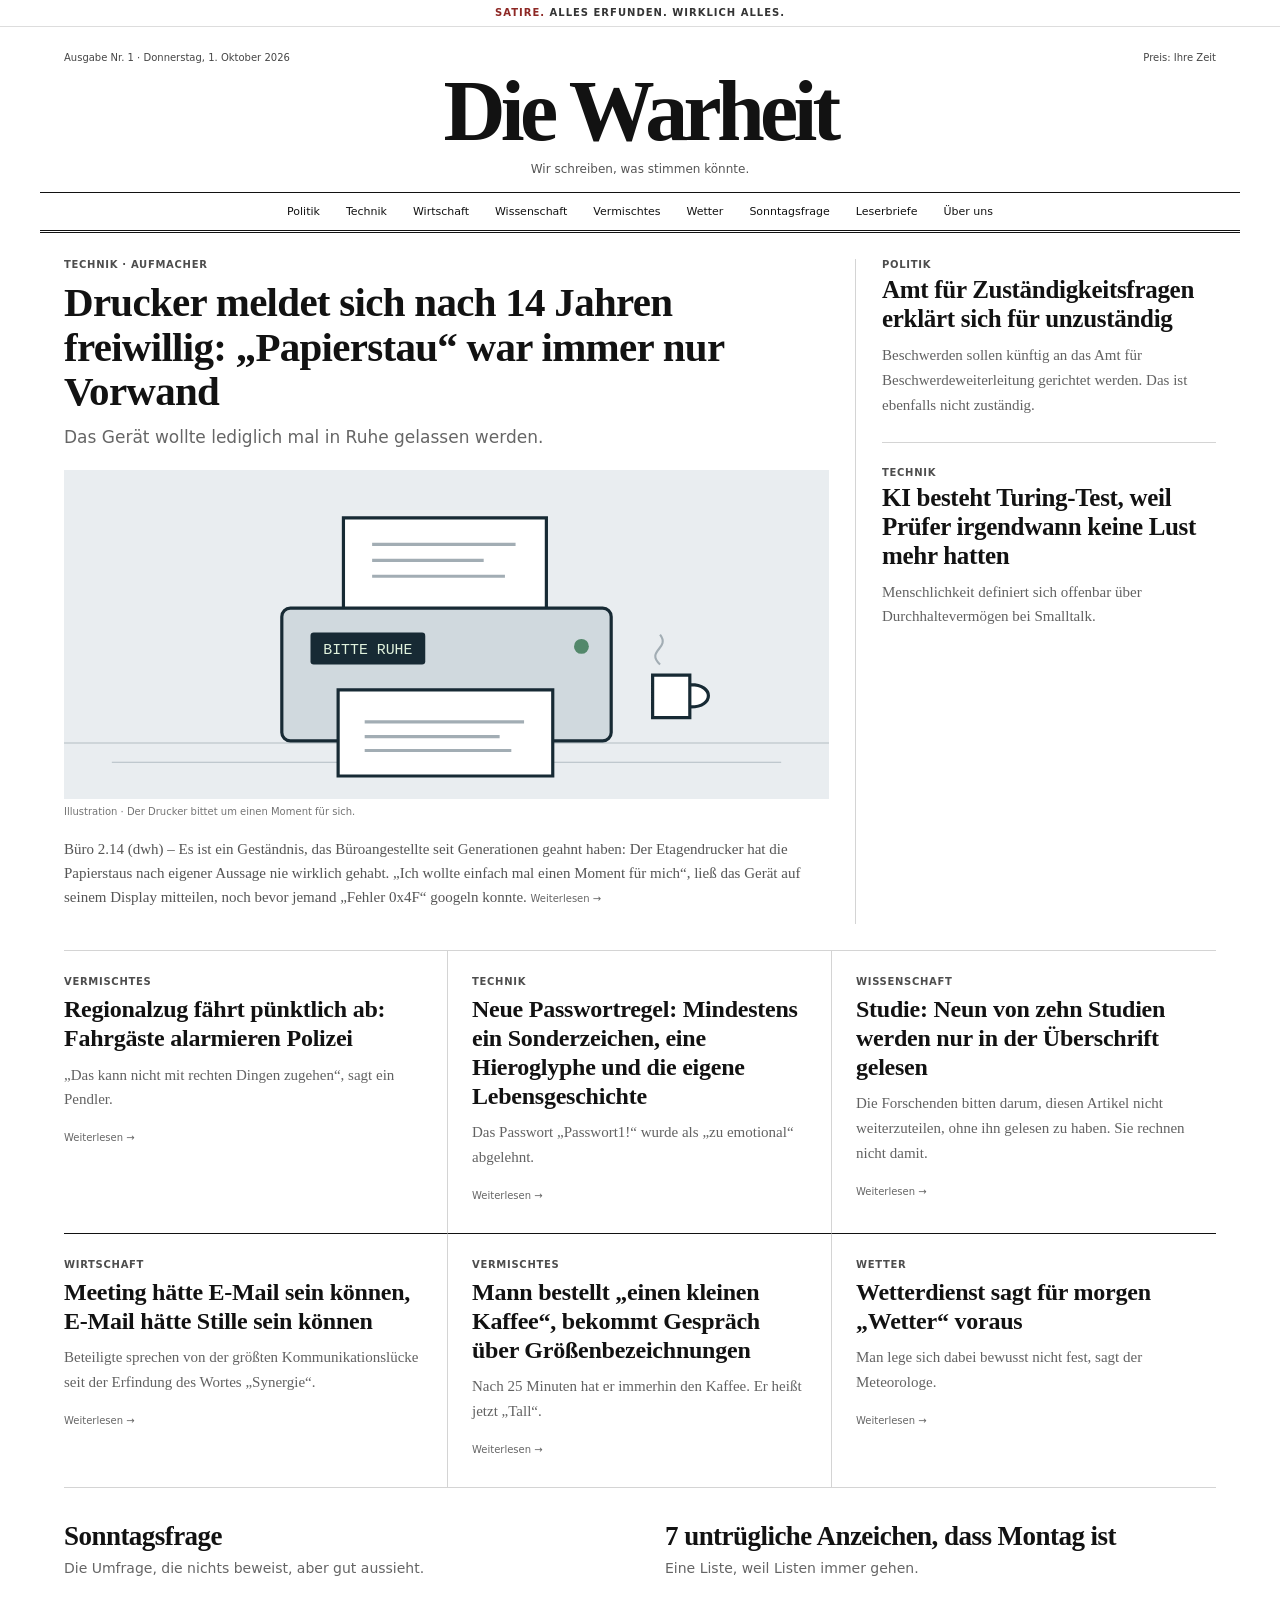
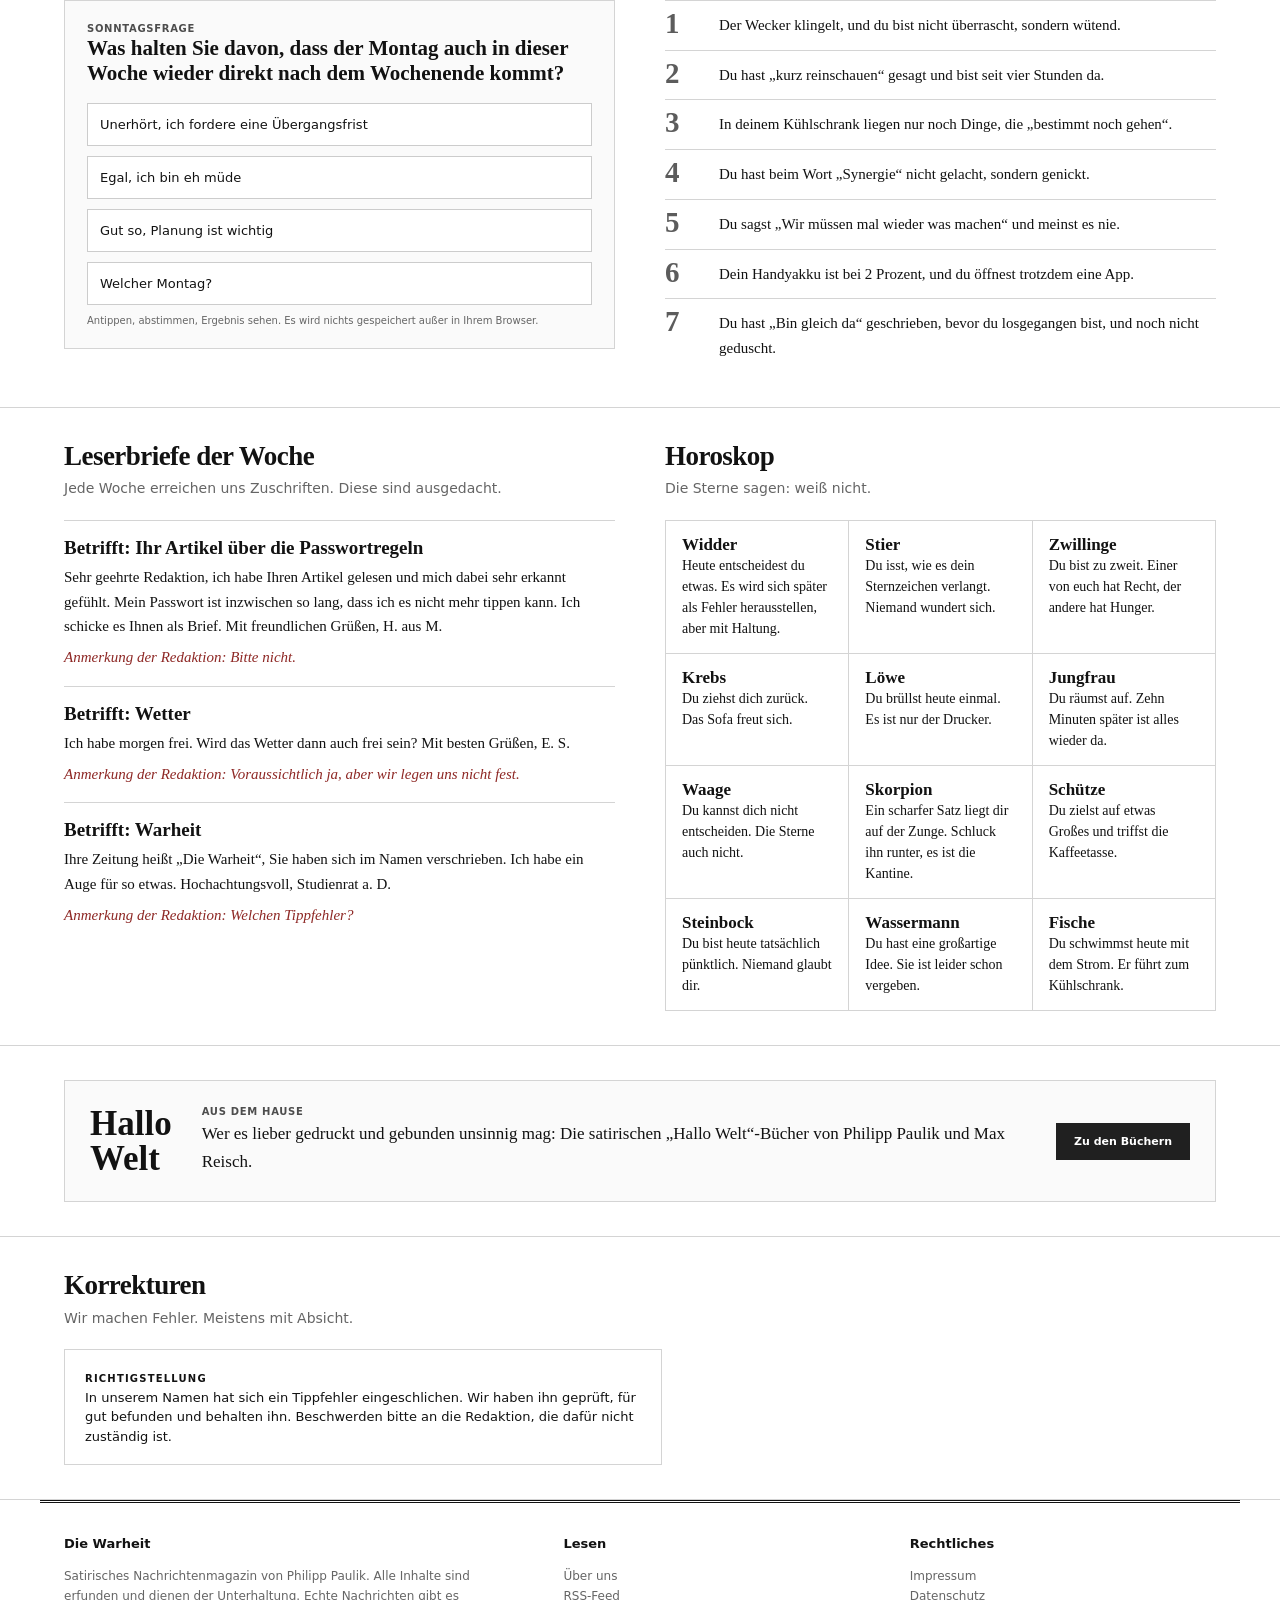
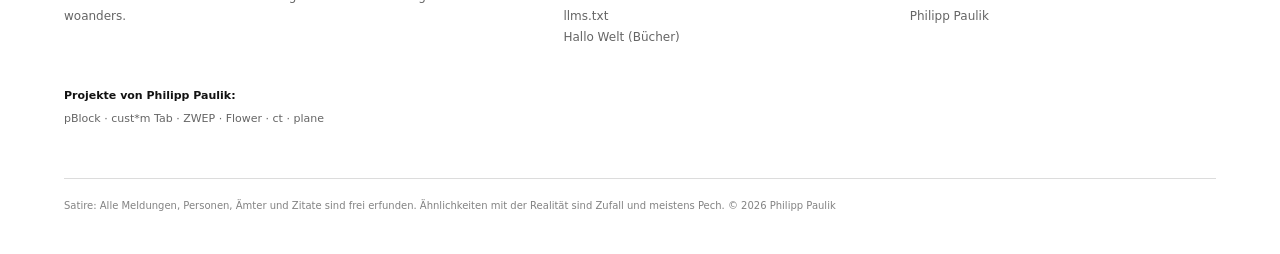
<file: index.html>
<!DOCTYPE html>

<html lang="de"><head><meta charset="utf-8"/><meta content="width=device-width,initial-scale=1" name="viewport"/>
<title>Die Warheit: Satirisches Nachrichtenmagazin (alles erfunden)</title><meta content="Die Warheit ist ein satirisches Nachrichtenmagazin. Meldungen, Sonntagsfrage, Leserbriefe und Horoskop. Alles erfunden, nichts davon ist wahr." name="description"/>
<link href="https://diewarheit.de/" rel="canonical"/><meta content="index,follow,max-image-preview:large" name="robots"/>
<meta content="#ffffff" name="theme-color"/><link href="/favicon.svg" rel="icon" type="image/svg+xml"/>
<link href="/feed.xml" rel="alternate" title="Die Warheit" type="application/rss+xml"/>
<meta content="general" name="rating"/><meta content="satire" name="genre"/>
<meta content="website" property="og:type"/><meta content="Die Warheit (Satire)" property="og:site_name"/><meta content="de_DE" property="og:locale"/>
<meta content="Die Warheit: Satirisches Nachrichtenmagazin (alles erfunden)" property="og:title"/><meta content="Die Warheit ist ein satirisches Nachrichtenmagazin. Meldungen, Sonntagsfrage, Leserbriefe und Horoskop. Alles erfunden, nichts davon ist wahr." property="og:description"/><meta content="https://diewarheit.de/" property="og:url"/>
<meta content="https://plane.philipp-paulik.de/assets/diewarheit-og.png" property="og:image"/><meta content="1200" property="og:image:width"/><meta content="630" property="og:image:height"/>
<meta content="summary_large_image" name="twitter:card"/><meta content="https://plane.philipp-paulik.de/assets/diewarheit-og.png" name="twitter:image"/>
<link href="/style.css" rel="stylesheet"/><script type="application/ld+json">{"@context": "https://schema.org", "@graph": [{"@type": "Organization", "@id": "https://diewarheit.de/#org", "name": "Die Warheit", "url": "https://diewarheit.de/", "logo": {"@type": "ImageObject", "url": "https://diewarheit.de/favicon.svg"}, "founder": {"@type": "Person", "name": "Philipp Paulik", "url": "https://philipp-paulik.de"}, "description": "Satirisches Nachrichtenmagazin. Alle Inhalte sind erfunden."}, {"@type": "WebSite", "@id": "https://diewarheit.de/#site", "url": "https://diewarheit.de/", "name": "Die Warheit", "inLanguage": "de-DE", "publisher": {"@id": "https://diewarheit.de/#org"}, "description": "Satirisches Nachrichtenmagazin, alles erfunden."}, {"@type": "CollectionPage", "url": "https://diewarheit.de/", "name": "Die Warheit", "description": "Satirisches Nachrichtenmagazin. Alle Inhalte sind erfunden.", "genre": "Satire", "isPartOf": {"@id": "https://diewarheit.de/#site"}, "hasPart": [{"@type": "SatiricalArticle", "headline": "Drucker meldet sich nach 14 Jahren freiwillig: „Papierstau“ war immer nur Vorwand", "url": "https://diewarheit.de/drucker-meldet-sich-nach-14-jahren"}, {"@type": "SatiricalArticle", "headline": "Amt für Zuständigkeitsfragen erklärt sich für unzuständig", "url": "https://diewarheit.de/amt-fuer-zustaendigkeitsfragen-unzustaendig"}, {"@type": "SatiricalArticle", "headline": "KI besteht Turing-Test, weil Prüfer irgendwann keine Lust mehr hatten", "url": "https://diewarheit.de/ki-besteht-turing-test-pruefer-hatten-keine-lust"}, {"@type": "SatiricalArticle", "headline": "Regionalzug fährt pünktlich ab: Fahrgäste alarmieren Polizei", "url": "https://diewarheit.de/regionalzug-puenktlich-fahrgaeste-rufen-polizei"}, {"@type": "SatiricalArticle", "headline": "Neue Passwortregel: Mindestens ein Sonderzeichen, eine Hieroglyphe und die eigene Lebensgeschichte", "url": "https://diewarheit.de/neue-passwortregel-lebensgeschichte"}, {"@type": "SatiricalArticle", "headline": "Studie: Neun von zehn Studien werden nur in der Überschrift gelesen", "url": "https://diewarheit.de/studie-neun-von-zehn-studien-nicht-gelesen"}, {"@type": "SatiricalArticle", "headline": "Meeting hätte E-Mail sein können, E-Mail hätte Stille sein können", "url": "https://diewarheit.de/meeting-haette-eine-mail-sein-koennen"}, {"@type": "SatiricalArticle", "headline": "Mann bestellt „einen kleinen Kaffee“, bekommt Gespräch über Größenbezeichnungen", "url": "https://diewarheit.de/kleiner-kaffee-gespraech-ueber-groessen"}, {"@type": "SatiricalArticle", "headline": "Wetterdienst sagt für morgen „Wetter“ voraus", "url": "https://diewarheit.de/wetterdienst-morgen-wetter"}]}]}</script>
</head><body><a class="skip" href="#main">Zum Inhalt</a>
<div class="sat"><b>Satire.</b> Alles erfunden. Wirklich alles.</div>
<div aria-label="Eilmeldungen (Satire)" class="ticker"><div><span>Bundesweiter Streik: Kugelschreiber legt Arbeit nieder, schreibt „nicht mehr“</span><span>Mann mit Dreitagebart: „Rasierer ist nur ein Vorschlag“</span><span>Kaffeemaschine ruft Notruf: „Ich werde nicht gewürdigt“</span><span>Studie: Montag bleibt auch 2027 vor Dienstag</span><span>Pflanze auf Fensterbank gesteht: „Ich habe nie gegossen werden wollen“</span><span>Nachbar kündigt an, „kurz zu bohren“, bohrt bis Sonntag</span><span>Sofa im Wohnzimmer mit sich selbst zufrieden</span><span>Neue Umfrage: Mehrheit gegen Umfragen, aber nur knapp</span></div></div>
<header class="mast"><div class="meta"><span>Ausgabe Nr. 1 · Donnerstag, 1. Oktober 2026</span><span>Preis: Ihre Zeit</span></div>
<a class="title" href="/">Die <i>War</i>heit<span aria-hidden="true" class="stamp">Gesichert<br/>unsicher</span></a>
<p class="motto">Wir schreiben, was stimmen könnte.</p></header>
<nav aria-label="Rubriken" class="rub"><a href="/#politik">Politik</a><a href="/#technik">Technik</a><a href="/#wirtschaft">Wirtschaft</a><a href="/#wissenschaft">Wissenschaft</a><a href="/#vermischtes">Vermischtes</a><a href="/#wetter">Wetter</a><a href="/#sonntagsfrage">Sonntagsfrage</a><a href="/#leserbriefe">Leserbriefe</a><a href="/ueber">Über uns</a></nav>
<main id="main"><div class="wrap"><section class="top"><article class="lead" id="technik"><div class="kick">Technik · Aufmacher</div><h1><a href="/drucker-meldet-sich-nach-14-jahren">Drucker meldet sich nach 14 Jahren freiwillig: „Papierstau“ war immer nur Vorwand</a></h1><p class="deck">Das Gerät wollte lediglich mal in Ruhe gelassen werden.</p><figure class="editorial"><svg aria-labelledby="printer-title" role="img" viewbox="0 0 720 310" xmlns="http://www.w3.org/2000/svg"><title id="printer-title">Illustration: Ein Drucker macht Pause</title><rect fill="#e9edf0" height="310" width="720"></rect><path d="M0 257H720M45 275H675" stroke="#b3bdc4"></path><path d="M263 155V45H454V155" fill="#fff" stroke="#172a34" stroke-width="3"></path><path d="M290 70H425M290 85H395M290 100H415" stroke="#a2adb4" stroke-width="3"></path><rect fill="#d0d9de" height="125" rx="8" stroke="#172a34" stroke-width="3" width="310" x="205" y="130"></rect><rect fill="#172a34" height="30" rx="3" width="108" x="232" y="153"></rect><text fill="#e0f2dd" font-family="monospace" font-size="14" x="244" y="173">BITTE RUHE</text><circle cx="487" cy="166" fill="#53886b" r="7"></circle><path d="M258 207H460V288H258Z" fill="#fff" stroke="#172a34" stroke-width="3"></path><path d="M283 237H433M283 251H410M283 264H421" stroke="#a2adb4" stroke-width="3"></path><path d="M554 233v-40h35v40z M590 202c22 0 22 21 0 21" fill="#fff" stroke="#172a34" stroke-width="3"></path><path d="M561 183c-14-13 10-15 0-28" fill="none" stroke="#a2adb4" stroke-width="2"></path></svg><figcaption>Illustration · Der Drucker bittet um einen Moment für sich.</figcaption></figure><p><span class="dl">Büro 2.14 (dwh) – </span>Es ist ein Geständnis, das Büroangestellte seit Generationen geahnt haben: Der Etagendrucker hat die Papierstaus nach eigener Aussage nie wirklich gehabt. „Ich wollte einfach mal einen Moment für mich“, ließ das Gerät auf seinem Display mitteilen, noch bevor jemand „Fehler 0x4F“ googeln konnte. <a class="more" href="/drucker-meldet-sich-nach-14-jahren">Weiterlesen →</a></p></article>
<aside class="side"><article id="politik"><div class="kick">Politik</div><h3><a href="/amt-fuer-zustaendigkeitsfragen-unzustaendig">Amt für Zuständigkeitsfragen erklärt sich für unzuständig</a></h3><p>Beschwerden sollen künftig an das Amt für Beschwerdeweiterleitung gerichtet werden. Das ist ebenfalls nicht zuständig.</p></article><article><div class="kick">Technik</div><h3><a href="/ki-besteht-turing-test-pruefer-hatten-keine-lust">KI besteht Turing-Test, weil Prüfer irgendwann keine Lust mehr hatten</a></h3><p>Menschlichkeit definiert sich offenbar über Durchhaltevermögen bei Smalltalk.</p></article></aside></section>
<section class="cols"><article id="vermischtes"><div class="kick">Vermischtes</div><h3><a href="/regionalzug-puenktlich-fahrgaeste-rufen-polizei">Regionalzug fährt pünktlich ab: Fahrgäste alarmieren Polizei</a></h3><p>„Das kann nicht mit rechten Dingen zugehen“, sagt ein Pendler.</p><a class="more" href="/regionalzug-puenktlich-fahrgaeste-rufen-polizei">Weiterlesen →</a></article><article id="technik-neue-p"><div class="kick">Technik</div><h3><a href="/neue-passwortregel-lebensgeschichte">Neue Passwortregel: Mindestens ein Sonderzeichen, eine Hieroglyphe und die eigene Lebensgeschichte</a></h3><p>Das Passwort „Passwort1!“ wurde als „zu emotional“ abgelehnt.</p><a class="more" href="/neue-passwortregel-lebensgeschichte">Weiterlesen →</a></article><article id="wissenschaft"><div class="kick">Wissenschaft</div><h3><a href="/studie-neun-von-zehn-studien-nicht-gelesen">Studie: Neun von zehn Studien werden nur in der Überschrift gelesen</a></h3><p>Die Forschenden bitten darum, diesen Artikel nicht weiterzuteilen, ohne ihn gelesen zu haben. Sie rechnen nicht damit.</p><a class="more" href="/studie-neun-von-zehn-studien-nicht-gelesen">Weiterlesen →</a></article><article id="wirtschaft"><div class="kick">Wirtschaft</div><h3><a href="/meeting-haette-eine-mail-sein-koennen">Meeting hätte E-Mail sein können, E-Mail hätte Stille sein können</a></h3><p>Beteiligte sprechen von der größten Kommunikationslücke seit der Erfindung des Wortes „Synergie“.</p><a class="more" href="/meeting-haette-eine-mail-sein-koennen">Weiterlesen →</a></article><article id="vermischtes-kleine"><div class="kick">Vermischtes</div><h3><a href="/kleiner-kaffee-gespraech-ueber-groessen">Mann bestellt „einen kleinen Kaffee“, bekommt Gespräch über Größenbezeichnungen</a></h3><p>Nach 25 Minuten hat er immerhin den Kaffee. Er heißt jetzt „Tall“.</p><a class="more" href="/kleiner-kaffee-gespraech-ueber-groessen">Weiterlesen →</a></article><article id="wetter"><div class="kick">Wetter</div><h3><a href="/wetterdienst-morgen-wetter">Wetterdienst sagt für morgen „Wetter“ voraus</a></h3><p>Man lege sich dabei bewusst nicht fest, sagt der Meteorologe.</p><a class="more" href="/wetterdienst-morgen-wetter">Weiterlesen →</a></article></section></div>
<section class="sec" id="sonntagsfrage"><div class="wrap two"><div><h2>Sonntagsfrage</h2><p class="sub">Die Umfrage, die nichts beweist, aber gut aussieht.</p><div class="poll" id="poll"><div class="kick">Sonntagsfrage</div><h3>Was halten Sie davon, dass der Montag auch in dieser Woche wieder direkt nach dem Wochenende kommt?</h3>
<button type="button"><span class="bar"></span><span class="lab"><span>Unerhört, ich fordere eine Übergangsfrist</span><span class="pc"></span></span></button>
<button type="button"><span class="bar"></span><span class="lab"><span>Egal, ich bin eh müde</span><span class="pc"></span></span></button>
<button type="button"><span class="bar"></span><span class="lab"><span>Gut so, Planung ist wichtig</span><span class="pc"></span></span></button>
<button type="button"><span class="bar"></span><span class="lab"><span>Welcher Montag?</span><span class="pc"></span></span></button>
<small>Antippen, abstimmen, Ergebnis sehen. Es wird nichts gespeichert außer in Ihrem Browser.</small></div></div>
<div><h2>7 untrügliche Anzeichen, dass Montag ist</h2><p class="sub">Eine Liste, weil Listen immer gehen.</p><ol class="anz"><li>Der Wecker klingelt, und du bist nicht überrascht, sondern wütend.</li><li>Du hast „kurz reinschauen“ gesagt und bist seit vier Stunden da.</li><li>In deinem Kühlschrank liegen nur noch Dinge, die „bestimmt noch gehen“.</li><li>Du hast beim Wort „Synergie“ nicht gelacht, sondern genickt.</li><li>Du sagst „Wir müssen mal wieder was machen“ und meinst es nie.</li><li>Dein Handyakku ist bei 2 Prozent, und du öffnest trotzdem eine App.</li><li>Du hast „Bin gleich da“ geschrieben, bevor du losgegangen bist, und noch nicht geduscht.</li></ol></div></div></section>
<section class="sec" id="leserbriefe"><div class="wrap two"><div><h2>Leserbriefe der Woche</h2><p class="sub">Jede Woche erreichen uns Zuschriften. Diese sind ausgedacht.</p><div class="brief"><h3>Betrifft: Ihr Artikel über die Passwortregeln</h3><p>Sehr geehrte Redaktion, ich habe Ihren Artikel gelesen und mich dabei sehr erkannt gefühlt. Mein Passwort ist inzwischen so lang, dass ich es nicht mehr tippen kann. Ich schicke es Ihnen als Brief. Mit freundlichen Grüßen, H. aus M.</p><em>Anmerkung der Redaktion: Bitte nicht.</em></div><div class="brief"><h3>Betrifft: Wetter</h3><p>Ich habe morgen frei. Wird das Wetter dann auch frei sein? Mit besten Grüßen, E. S.</p><em>Anmerkung der Redaktion: Voraussichtlich ja, aber wir legen uns nicht fest.</em></div><div class="brief"><h3>Betrifft: Warheit</h3><p>Ihre Zeitung heißt „Die Warheit“, Sie haben sich im Namen verschrieben. Ich habe ein Auge für so etwas. Hochachtungsvoll, Studienrat a. D.</p><em>Anmerkung der Redaktion: Welchen Tippfehler?</em></div></div>
<div><h2>Horoskop</h2><p class="sub">Die Sterne sagen: weiß nicht.</p><div class="horo"><div><b>Widder</b>Heute entscheidest du etwas. Es wird sich später als Fehler herausstellen, aber mit Haltung.</div><div><b>Stier</b>Du isst, wie es dein Sternzeichen verlangt. Niemand wundert sich.</div><div><b>Zwillinge</b>Du bist zu zweit. Einer von euch hat Recht, der andere hat Hunger.</div><div><b>Krebs</b>Du ziehst dich zurück. Das Sofa freut sich.</div><div><b>Löwe</b>Du brüllst heute einmal. Es ist nur der Drucker.</div><div><b>Jungfrau</b>Du räumst auf. Zehn Minuten später ist alles wieder da.</div><div><b>Waage</b>Du kannst dich nicht entscheiden. Die Sterne auch nicht.</div><div><b>Skorpion</b>Ein scharfer Satz liegt dir auf der Zunge. Schluck ihn runter, es ist die Kantine.</div><div><b>Schütze</b>Du zielst auf etwas Großes und triffst die Kaffeetasse.</div><div><b>Steinbock</b>Du bist heute tatsächlich pünktlich. Niemand glaubt dir.</div><div><b>Wassermann</b>Du hast eine großartige Idee. Sie ist leider schon vergeben.</div><div><b>Fische</b>Du schwimmst heute mit dem Strom. Er führt zum Kühlschrank.</div></div></div></div></section>
<section class="sec"><div class="wrap"><div class="house"><div class="big">Hallo<br/>Welt</div><div><div class="kick">Aus dem Hause</div><p style="margin:.2em 0 0">Wer es lieber gedruckt und gebunden unsinnig mag: Die satirischen „Hallo Welt“-Bücher von Philipp Paulik und Max Reisch.</p></div><a class="btn" href="https://paulik-reisch.de">Zu den Büchern</a></div></div></section>
<section class="sec"><div class="wrap"><h2>Korrekturen</h2><p class="sub">Wir machen Fehler. Meistens mit Absicht.</p><div class="corr"><b>Richtigstellung</b><br/>In unserem Namen hat sich ein Tippfehler eingeschlichen. Wir haben ihn geprüft, für gut befunden und behalten ihn. Beschwerden bitte an die Redaktion, die dafür nicht zuständig ist.</div></div></section></main>
<footer><div class="wrap"><div><h4>Die Warheit</h4>Satirisches Nachrichtenmagazin von Philipp Paulik. Alle Inhalte sind erfunden und dienen der Unterhaltung. Echte Nachrichten gibt es woanders.</div>
<div><h4>Lesen</h4><a href="/ueber">Über uns</a><br/><a href="/feed.xml">RSS-Feed</a><br/><a href="/llms.txt">llms.txt</a><br/><a href="https://paulik-reisch.de">Hallo Welt (Bücher)</a></div>
<div><h4>Rechtliches</h4><a href="/impressum">Impressum</a><br/><a href="/datenschutz">Datenschutz</a><br/><a href="https://philipp-paulik.de">Philipp Paulik</a></div>
<p class="proj"><b>Projekte von Philipp Paulik:</b> <a href="https://pblock.philipp-paulik.de">pBlock</a> · <a href="https://custmtab.philipp-paulik.de">cust*m Tab</a> · <a href="https://zwep.philipp-paulik.de">ZWEP</a> · <a href="https://flower.philipp-paulik.de">Flower</a> · <a href="https://ct.philipp-paulik.de">ct</a> · <a href="https://plane.philipp-paulik.de">plane</a></p><p class="note">Satire: Alle Meldungen, Personen, Ämter und Zitate sind frei erfunden. Ähnlichkeiten mit der Realität sind Zufall und meistens Pech. © 2026 Philipp Paulik</p></div></footer>
<script defer="" src="/app.js"></script></body></html>
</file>
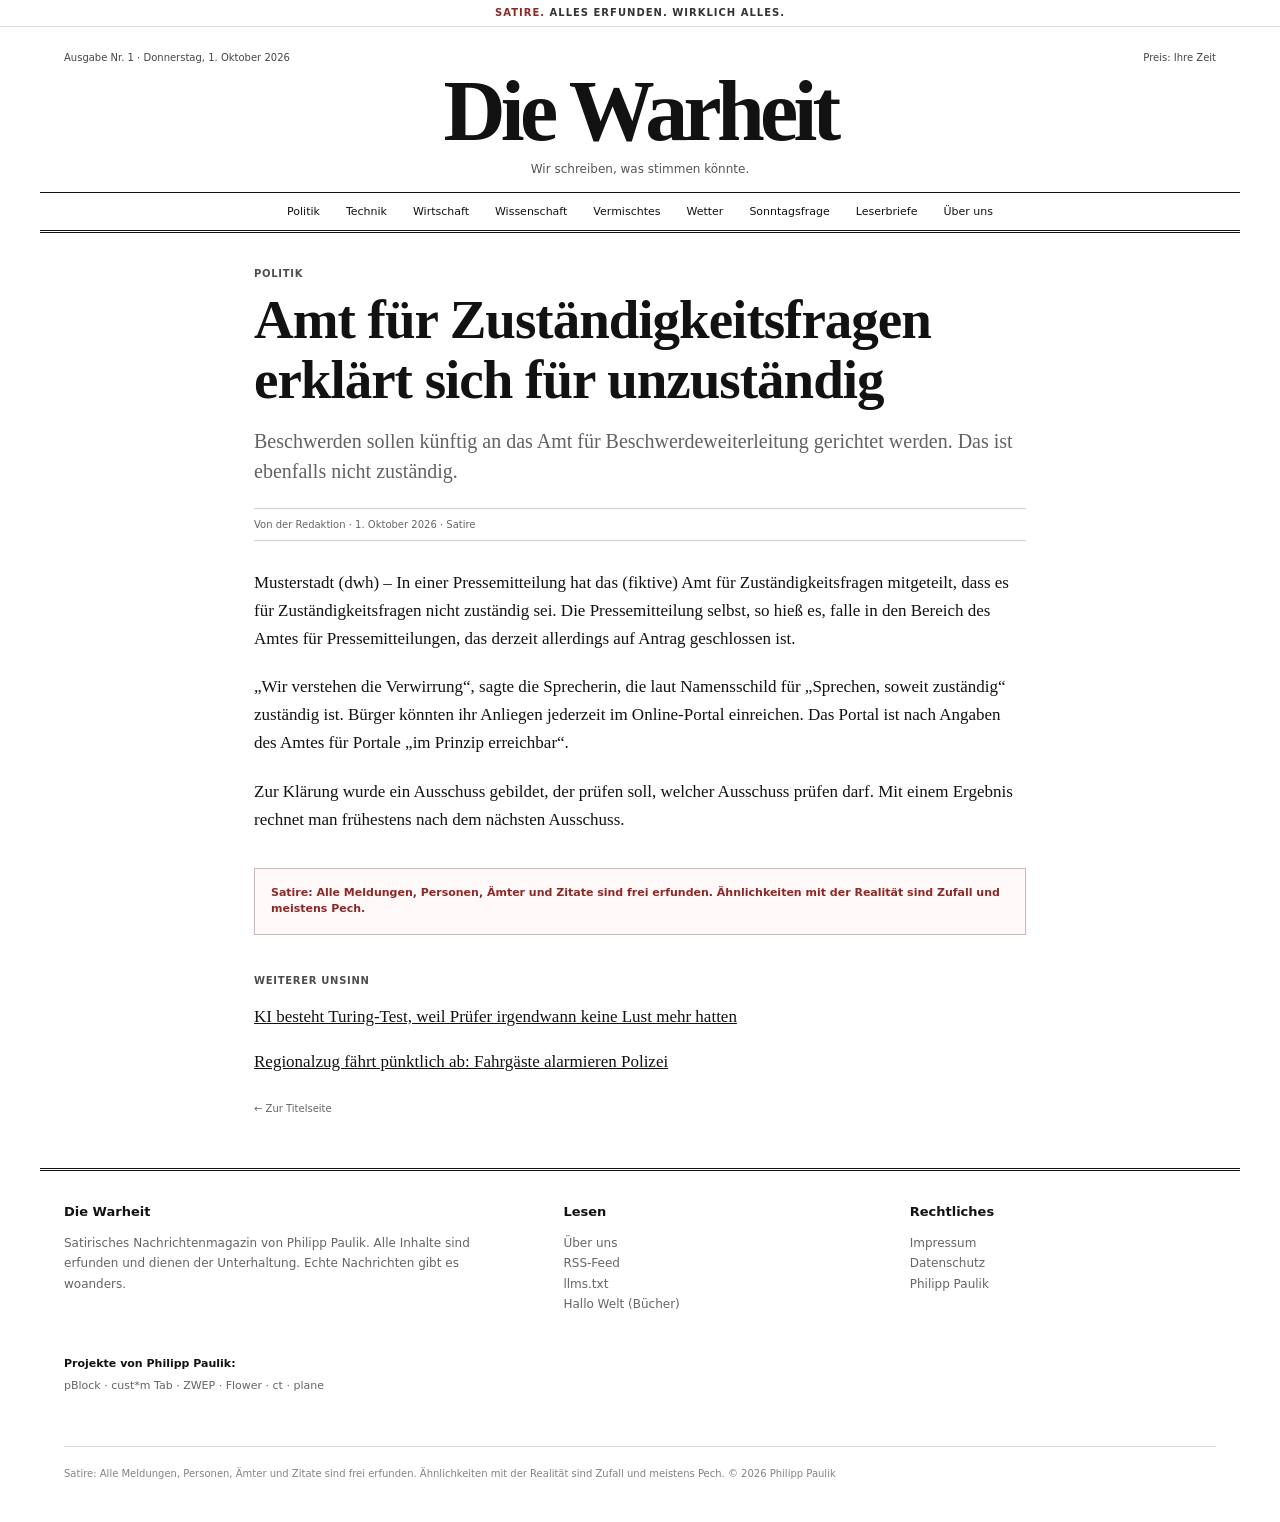
<file: amt-fuer-zustaendigkeitsfragen-unzustaendig.html>
<!doctype html>
<html lang="de"><head><meta charset="utf-8"><meta name="viewport" content="width=device-width,initial-scale=1">
<title>Amt für Zuständigkeitsfragen erklärt sich für unzuständig | Die Warheit (Satire)</title><meta name="description" content="Satire: Beschwerden sollen künftig an das Amt für Beschwerdeweiterleitung gerichtet werden. Das ist ebenfalls nicht zuständig.">
<link rel="canonical" href="https://diewarheit.de/amt-fuer-zustaendigkeitsfragen-unzustaendig"><meta name="robots" content="index,follow,max-image-preview:large">
<meta name="theme-color" content="#efe7d2"><link rel="icon" href="/favicon.svg" type="image/svg+xml">
<link rel="alternate" type="application/rss+xml" title="Die Warheit" href="/feed.xml">
<meta name="rating" content="general"><meta name="genre" content="satire">
<meta property="og:type" content="article"><meta property="og:site_name" content="Die Warheit (Satire)"><meta property="og:locale" content="de_DE">
<meta property="og:title" content="Amt für Zuständigkeitsfragen erklärt sich für unzuständig | Die Warheit (Satire)"><meta property="og:description" content="Satire: Beschwerden sollen künftig an das Amt für Beschwerdeweiterleitung gerichtet werden. Das ist ebenfalls nicht zuständig."><meta property="og:url" content="https://diewarheit.de/amt-fuer-zustaendigkeitsfragen-unzustaendig">
<meta property="og:image" content="https://plane.philipp-paulik.de/assets/diewarheit-og.png"><meta property="og:image:width" content="1200"><meta property="og:image:height" content="630">
<meta name="twitter:card" content="summary_large_image"><meta name="twitter:image" content="https://plane.philipp-paulik.de/assets/diewarheit-og.png">
<link rel="stylesheet" href="/style.css"><script type="application/ld+json">{"@context": "https://schema.org", "@graph": [{"@type": "Organization", "@id": "https://diewarheit.de/#org", "name": "Die Warheit", "url": "https://diewarheit.de/", "logo": {"@type": "ImageObject", "url": "https://diewarheit.de/favicon.svg"}, "founder": {"@type": "Person", "name": "Philipp Paulik", "url": "https://philipp-paulik.de"}, "description": "Satirisches Nachrichtenmagazin. Alle Inhalte sind erfunden."}, {"@type": "WebSite", "@id": "https://diewarheit.de/#site", "url": "https://diewarheit.de/", "name": "Die Warheit", "inLanguage": "de-DE", "publisher": {"@id": "https://diewarheit.de/#org"}, "description": "Satirisches Nachrichtenmagazin, alles erfunden."}, {"@type": "SatiricalArticle", "@id": "https://diewarheit.de/amt-fuer-zustaendigkeitsfragen-unzustaendig#article", "headline": "Amt für Zuständigkeitsfragen erklärt sich für unzuständig", "description": "Beschwerden sollen künftig an das Amt für Beschwerdeweiterleitung gerichtet werden. Das ist ebenfalls nicht zuständig.", "inLanguage": "de-DE", "genre": "Satire", "datePublished": "2026-10-01", "dateModified": "2026-10-01", "author": {"@type": "Organization", "name": "Die Warheit"}, "publisher": {"@id": "https://diewarheit.de/#org"}, "mainEntityOfPage": "https://diewarheit.de/amt-fuer-zustaendigkeitsfragen-unzustaendig", "image": "https://plane.philipp-paulik.de/assets/diewarheit-og.png", "isAccessibleForFree": true, "articleSection": "Politik", "disambiguatingDescription": "Satire. Alle Inhalte sind frei erfunden.", "abstract": "Satire: Beschwerden sollen künftig an das Amt für Beschwerdeweiterleitung gerichtet werden. Das ist ebenfalls nicht zuständig."}, {"@type": "BreadcrumbList", "itemListElement": [{"@type": "ListItem", "position": 1, "name": "Die Warheit", "item": "https://diewarheit.de/"}, {"@type": "ListItem", "position": 2, "name": "Amt für Zuständigkeitsfragen erklärt sich für unzuständig", "item": "https://diewarheit.de/amt-fuer-zustaendigkeitsfragen-unzustaendig"}]}]}</script>
</head><body><a class="skip" href="#main">Zum Inhalt</a>
<div class="sat"><b>Satire.</b> Alles erfunden. Wirklich alles.</div>
<div class="ticker" aria-label="Eilmeldungen (Satire)"><div><span>Bundesweiter Streik: Kugelschreiber legt Arbeit nieder, schreibt „nicht mehr“</span><span>Mann mit Dreitagebart: „Rasierer ist nur ein Vorschlag“</span><span>Kaffeemaschine ruft Notruf: „Ich werde nicht gewürdigt“</span><span>Studie: Montag bleibt auch 2027 vor Dienstag</span><span>Pflanze auf Fensterbank gesteht: „Ich habe nie gegossen werden wollen“</span><span>Nachbar kündigt an, „kurz zu bohren“, bohrt bis Sonntag</span><span>Sofa im Wohnzimmer mit sich selbst zufrieden</span><span>Neue Umfrage: Mehrheit gegen Umfragen, aber nur knapp</span></div></div>
<header class="mast"><div class="meta"><span>Ausgabe Nr. 1 · Donnerstag, 1. Oktober 2026</span><span>Preis: Ihre Zeit</span></div>
<a class="title" href="/">Die <i>War</i>heit<span class="stamp" aria-hidden="true">Gesichert<br>unsicher</span></a>
<p class="motto">Wir schreiben, was stimmen könnte.</p></header>
<nav class="rub" aria-label="Rubriken"><a href="/#politik">Politik</a><a href="/#technik">Technik</a><a href="/#wirtschaft">Wirtschaft</a><a href="/#wissenschaft">Wissenschaft</a><a href="/#vermischtes">Vermischtes</a><a href="/#wetter">Wetter</a><a href="/#sonntagsfrage">Sonntagsfrage</a><a href="/#leserbriefe">Leserbriefe</a><a href="/ueber">Über uns</a></nav>
<main id="main"><article class="art"><div class="kick">Politik</div><h1>Amt für Zuständigkeitsfragen erklärt sich für unzuständig</h1><p class="deck">Beschwerden sollen künftig an das Amt für Beschwerdeweiterleitung gerichtet werden. Das ist ebenfalls nicht zuständig.</p><div class="byl">Von der Redaktion · 1. Oktober 2026 · Satire</div><div class="body"><p><span class=dl>Musterstadt (dwh) – </span>In einer Pressemitteilung hat das (fiktive) Amt für Zuständigkeitsfragen mitgeteilt, dass es für Zuständigkeitsfragen nicht zuständig sei. Die Pressemitteilung selbst, so hieß es, falle in den Bereich des Amtes für Pressemitteilungen, das derzeit allerdings auf Antrag geschlossen ist.</p><p>„Wir verstehen die Verwirrung“, sagte die Sprecherin, die laut Namensschild für „Sprechen, soweit zuständig“ zuständig ist. Bürger könnten ihr Anliegen jederzeit im Online-Portal einreichen. Das Portal ist nach Angaben des Amtes für Portale „im Prinzip erreichbar“.</p><p>Zur Klärung wurde ein Ausschuss gebildet, der prüfen soll, welcher Ausschuss prüfen darf. Mit einem Ergebnis rechnet man frühestens nach dem nächsten Ausschuss.</p></div>
<div class="notice">Satire: Alle Meldungen, Personen, Ämter und Zitate sind frei erfunden. Ähnlichkeiten mit der Realität sind Zufall und meistens Pech.</div>
<div class="kick" style="margin-top:40px">Weiterer Unsinn</div><p><a href="/ki-besteht-turing-test-pruefer-hatten-keine-lust">KI besteht Turing-Test, weil Prüfer irgendwann keine Lust mehr hatten</a></p><p><a href="/regionalzug-puenktlich-fahrgaeste-rufen-polizei">Regionalzug fährt pünktlich ab: Fahrgäste alarmieren Polizei</a></p><p><a class="more" href="/">← Zur Titelseite</a></p></article></main>
<footer><div class="wrap"><div><h4>Die Warheit</h4>Satirisches Nachrichtenmagazin von Philipp Paulik. Alle Inhalte sind erfunden und dienen der Unterhaltung. Echte Nachrichten gibt es woanders.</div>
<div><h4>Lesen</h4><a href="/ueber">Über uns</a><br><a href="/feed.xml">RSS-Feed</a><br><a href="/llms.txt">llms.txt</a><br><a href="https://paulik-reisch.de">Hallo Welt (Bücher)</a></div>
<div><h4>Rechtliches</h4><a href="/impressum">Impressum</a><br><a href="/datenschutz">Datenschutz</a><br><a href="https://philipp-paulik.de">Philipp Paulik</a></div>
<p class="proj"><b>Projekte von Philipp Paulik:</b> <a href="https://pblock.philipp-paulik.de">pBlock</a> · <a href="https://custmtab.philipp-paulik.de">cust*m Tab</a> · <a href="https://zwep.philipp-paulik.de">ZWEP</a> · <a href="https://flower.philipp-paulik.de">Flower</a> · <a href="https://ct.philipp-paulik.de">ct</a> · <a href="https://plane.philipp-paulik.de">plane</a></p><p class="note">Satire: Alle Meldungen, Personen, Ämter und Zitate sind frei erfunden. Ähnlichkeiten mit der Realität sind Zufall und meistens Pech. © 2026 Philipp Paulik</p></div></footer>
<script src="/app.js" defer></script></body></html>
</file>
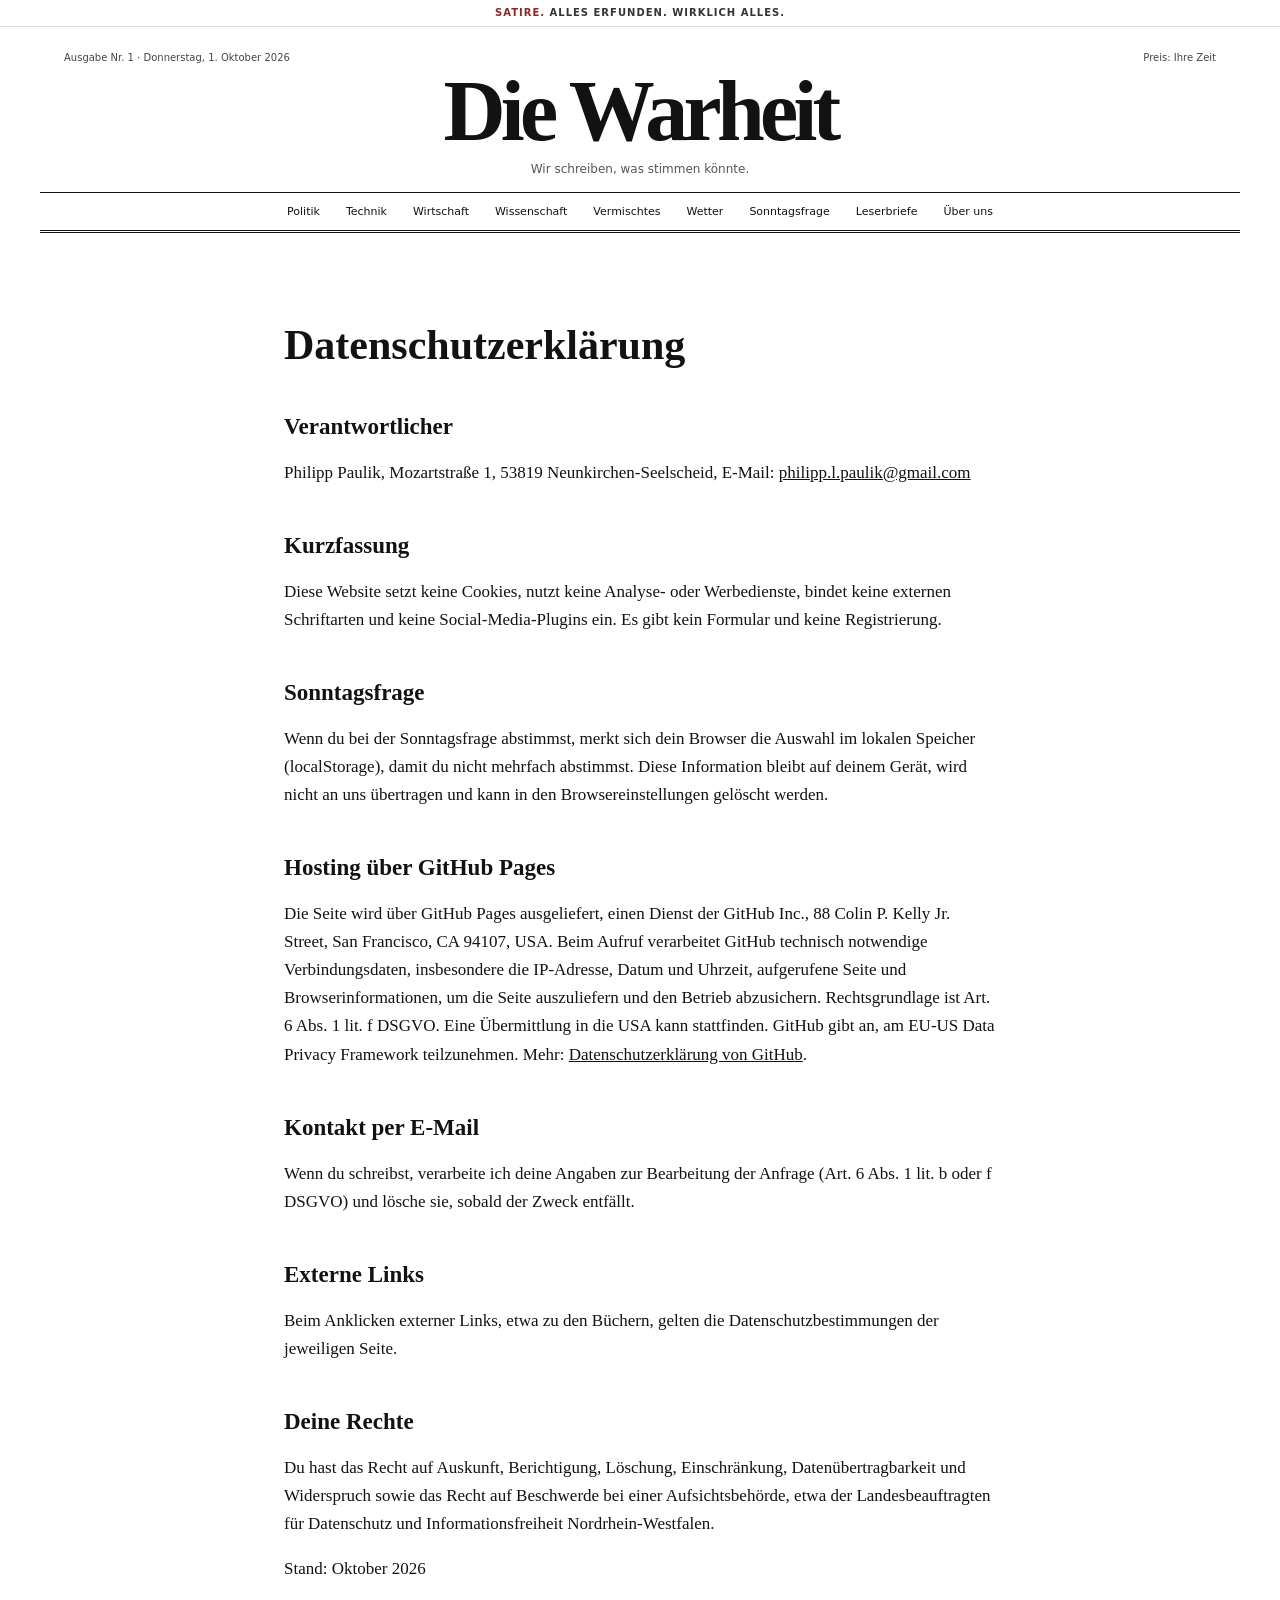
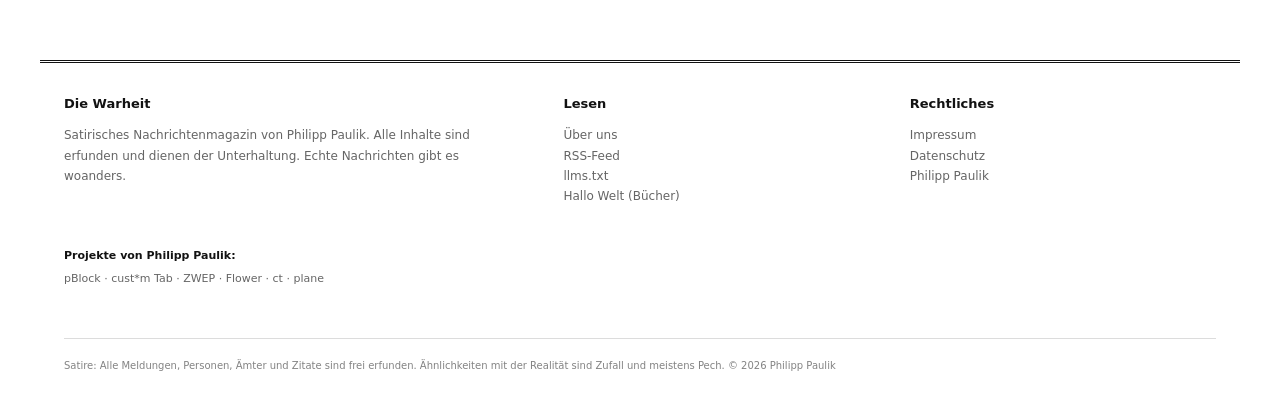
<file: datenschutz.html>
<!doctype html>
<html lang="de"><head><meta charset="utf-8"><meta name="viewport" content="width=device-width,initial-scale=1">
<title>Datenschutz | Die Warheit</title><meta name="description" content="Datenschutzerklärung von Die Warheit: keine Cookies, kein Tracking.">
<link rel="canonical" href="https://diewarheit.de/datenschutz"><meta name="robots" content="index,follow,max-image-preview:large">
<meta name="theme-color" content="#efe7d2"><link rel="icon" href="/favicon.svg" type="image/svg+xml">
<link rel="alternate" type="application/rss+xml" title="Die Warheit" href="/feed.xml">
<meta name="rating" content="general"><meta name="genre" content="satire">
<meta property="og:type" content="website"><meta property="og:site_name" content="Die Warheit (Satire)"><meta property="og:locale" content="de_DE">
<meta property="og:title" content="Datenschutz | Die Warheit"><meta property="og:description" content="Datenschutzerklärung von Die Warheit: keine Cookies, kein Tracking."><meta property="og:url" content="https://diewarheit.de/datenschutz">
<meta property="og:image" content="https://plane.philipp-paulik.de/assets/diewarheit-og.png"><meta property="og:image:width" content="1200"><meta property="og:image:height" content="630">
<meta name="twitter:card" content="summary_large_image"><meta name="twitter:image" content="https://plane.philipp-paulik.de/assets/diewarheit-og.png">
<link rel="stylesheet" href="/style.css"><script type="application/ld+json">{"@context": "https://schema.org", "@graph": [{"@type": "Organization", "@id": "https://diewarheit.de/#org", "name": "Die Warheit", "url": "https://diewarheit.de/", "logo": {"@type": "ImageObject", "url": "https://diewarheit.de/favicon.svg"}, "founder": {"@type": "Person", "name": "Philipp Paulik", "url": "https://philipp-paulik.de"}, "description": "Satirisches Nachrichtenmagazin. Alle Inhalte sind erfunden."}, {"@type": "WebSite", "@id": "https://diewarheit.de/#site", "url": "https://diewarheit.de/", "name": "Die Warheit", "inLanguage": "de-DE", "publisher": {"@id": "https://diewarheit.de/#org"}, "description": "Satirisches Nachrichtenmagazin, alles erfunden."}]}</script>
</head><body><a class="skip" href="#main">Zum Inhalt</a>
<div class="sat"><b>Satire.</b> Alles erfunden. Wirklich alles.</div>
<div class="ticker" aria-label="Eilmeldungen (Satire)"><div><span>Bundesweiter Streik: Kugelschreiber legt Arbeit nieder, schreibt „nicht mehr“</span><span>Mann mit Dreitagebart: „Rasierer ist nur ein Vorschlag“</span><span>Kaffeemaschine ruft Notruf: „Ich werde nicht gewürdigt“</span><span>Studie: Montag bleibt auch 2027 vor Dienstag</span><span>Pflanze auf Fensterbank gesteht: „Ich habe nie gegossen werden wollen“</span><span>Nachbar kündigt an, „kurz zu bohren“, bohrt bis Sonntag</span><span>Sofa im Wohnzimmer mit sich selbst zufrieden</span><span>Neue Umfrage: Mehrheit gegen Umfragen, aber nur knapp</span></div></div>
<header class="mast"><div class="meta"><span>Ausgabe Nr. 1 · Donnerstag, 1. Oktober 2026</span><span>Preis: Ihre Zeit</span></div>
<a class="title" href="/">Die <i>War</i>heit<span class="stamp" aria-hidden="true">Gesichert<br>unsicher</span></a>
<p class="motto">Wir schreiben, was stimmen könnte.</p></header>
<nav class="rub" aria-label="Rubriken"><a href="/#politik">Politik</a><a href="/#technik">Technik</a><a href="/#wirtschaft">Wirtschaft</a><a href="/#wissenschaft">Wissenschaft</a><a href="/#vermischtes">Vermischtes</a><a href="/#wetter">Wetter</a><a href="/#sonntagsfrage">Sonntagsfrage</a><a href="/#leserbriefe">Leserbriefe</a><a href="/ueber">Über uns</a></nav>
<main id="main"><div class="legal"><h1>Datenschutzerklärung</h1>
<h2>Verantwortlicher</h2><p>Philipp Paulik, Mozartstraße 1, 53819 Neunkirchen-Seelscheid, E-Mail: <a href="mailto:philipp.l.paulik@gmail.com">philipp.l.paulik@gmail.com</a></p>
<h2>Kurzfassung</h2><p>Diese Website setzt keine Cookies, nutzt keine Analyse- oder Werbedienste, bindet keine externen Schriftarten und keine Social-Media-Plugins ein. Es gibt kein Formular und keine Registrierung.</p>
<h2>Sonntagsfrage</h2><p>Wenn du bei der Sonntagsfrage abstimmst, merkt sich dein Browser die Auswahl im lokalen Speicher (localStorage), damit du nicht mehrfach abstimmst. Diese Information bleibt auf deinem Gerät, wird nicht an uns übertragen und kann in den Browsereinstellungen gelöscht werden.</p>
<h2>Hosting über GitHub Pages</h2><p>Die Seite wird über GitHub Pages ausgeliefert, einen Dienst der GitHub Inc., 88 Colin P. Kelly Jr. Street, San Francisco, CA 94107, USA. Beim Aufruf verarbeitet GitHub technisch notwendige Verbindungsdaten, insbesondere die IP-Adresse, Datum und Uhrzeit, aufgerufene Seite und Browserinformationen, um die Seite auszuliefern und den Betrieb abzusichern. Rechtsgrundlage ist Art. 6 Abs. 1 lit. f DSGVO. Eine Übermittlung in die USA kann stattfinden. GitHub gibt an, am EU-US Data Privacy Framework teilzunehmen. Mehr: <a href="https://docs.github.com/de/site-policy/privacy-policies/github-general-privacy-statement">Datenschutzerklärung von GitHub</a>.</p>
<h2>Kontakt per E-Mail</h2><p>Wenn du schreibst, verarbeite ich deine Angaben zur Bearbeitung der Anfrage (Art. 6 Abs. 1 lit. b oder f DSGVO) und lösche sie, sobald der Zweck entfällt.</p>
<h2>Externe Links</h2><p>Beim Anklicken externer Links, etwa zu den Büchern, gelten die Datenschutzbestimmungen der jeweiligen Seite.</p>
<h2>Deine Rechte</h2><p>Du hast das Recht auf Auskunft, Berichtigung, Löschung, Einschränkung, Datenübertragbarkeit und Widerspruch sowie das Recht auf Beschwerde bei einer Aufsichtsbehörde, etwa der Landesbeauftragten für Datenschutz und Informationsfreiheit Nordrhein-Westfalen.</p><p>Stand: Oktober 2026</p></div></main>
<footer><div class="wrap"><div><h4>Die Warheit</h4>Satirisches Nachrichtenmagazin von Philipp Paulik. Alle Inhalte sind erfunden und dienen der Unterhaltung. Echte Nachrichten gibt es woanders.</div>
<div><h4>Lesen</h4><a href="/ueber">Über uns</a><br><a href="/feed.xml">RSS-Feed</a><br><a href="/llms.txt">llms.txt</a><br><a href="https://paulik-reisch.de">Hallo Welt (Bücher)</a></div>
<div><h4>Rechtliches</h4><a href="/impressum">Impressum</a><br><a href="/datenschutz">Datenschutz</a><br><a href="https://philipp-paulik.de">Philipp Paulik</a></div>
<p class="proj"><b>Projekte von Philipp Paulik:</b> <a href="https://pblock.philipp-paulik.de">pBlock</a> · <a href="https://custmtab.philipp-paulik.de">cust*m Tab</a> · <a href="https://zwep.philipp-paulik.de">ZWEP</a> · <a href="https://flower.philipp-paulik.de">Flower</a> · <a href="https://ct.philipp-paulik.de">ct</a> · <a href="https://plane.philipp-paulik.de">plane</a></p><p class="note">Satire: Alle Meldungen, Personen, Ämter und Zitate sind frei erfunden. Ähnlichkeiten mit der Realität sind Zufall und meistens Pech. © 2026 Philipp Paulik</p></div></footer>
<script src="/app.js" defer></script></body></html>
</file>
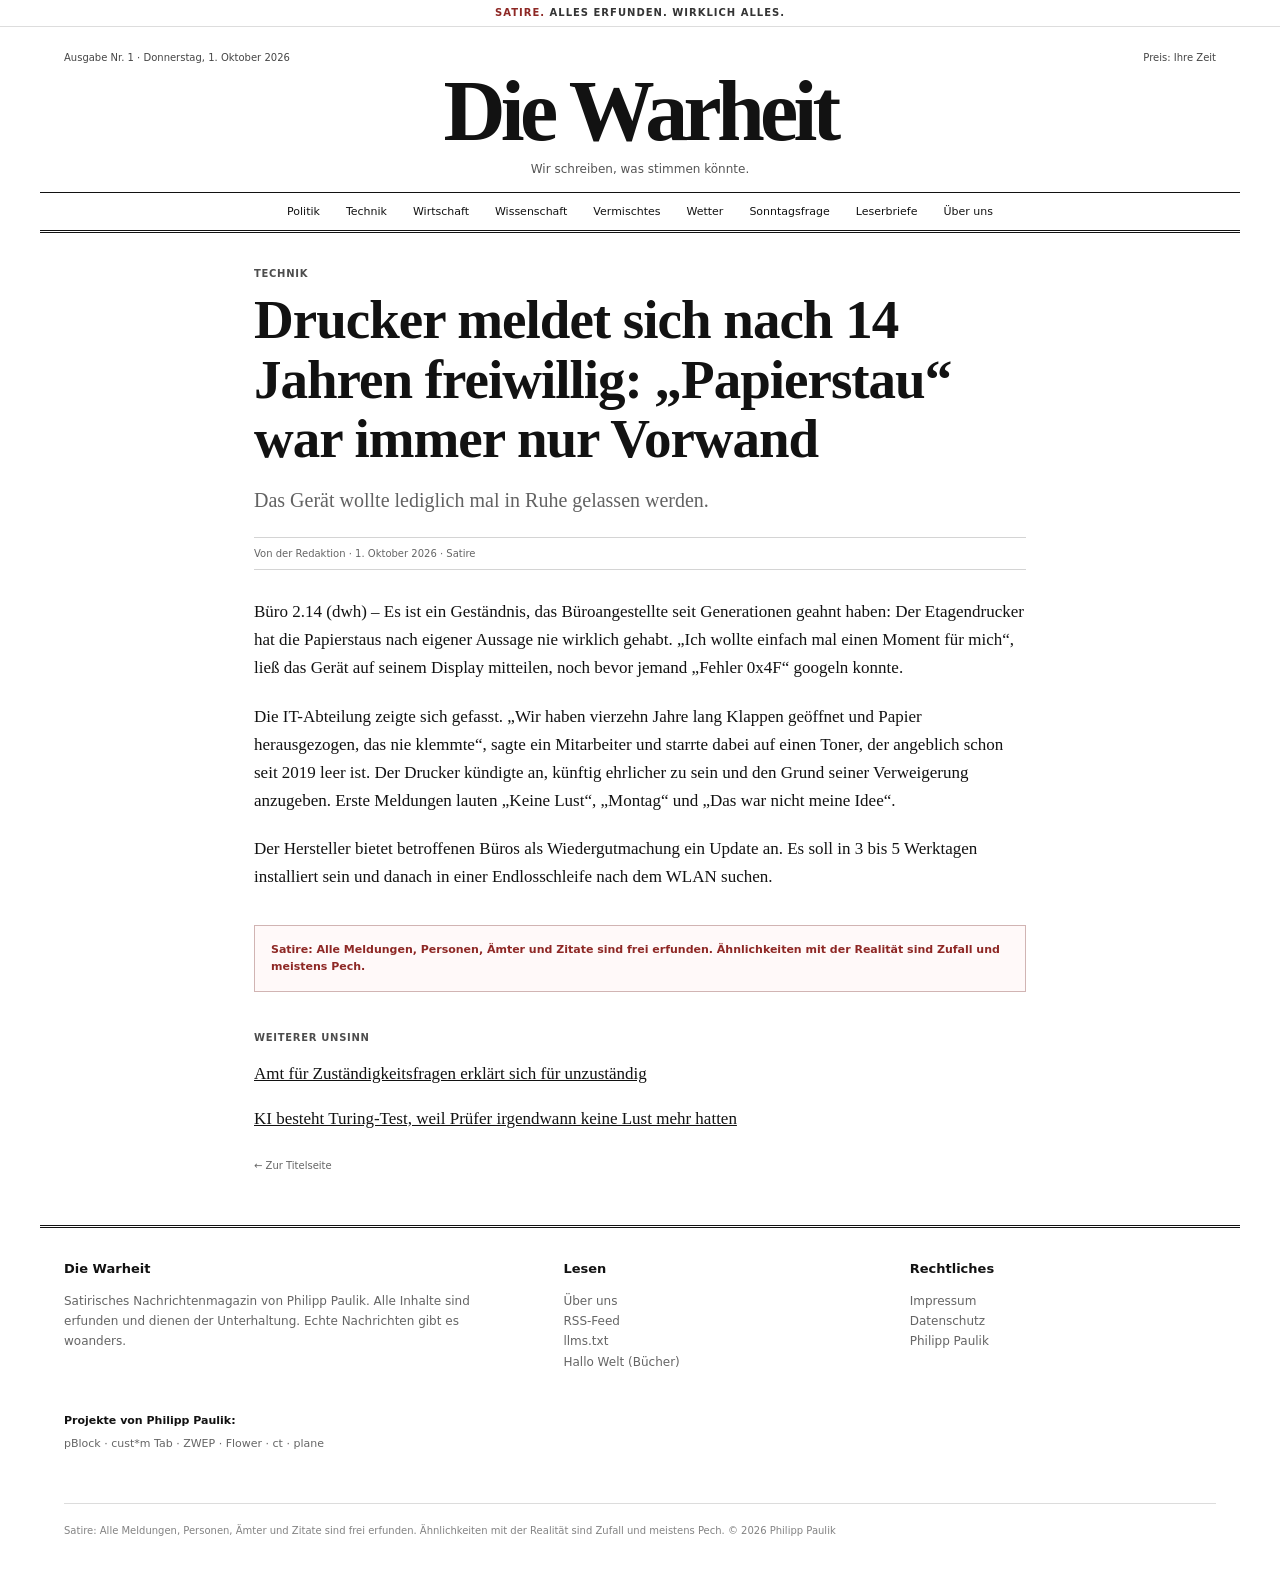
<file: drucker-meldet-sich-nach-14-jahren.html>
<!doctype html>
<html lang="de"><head><meta charset="utf-8"><meta name="viewport" content="width=device-width,initial-scale=1">
<title>Drucker meldet sich nach 14 Jahren freiwillig: „Papierstau“ war immer nur Vorwand | Die Warheit (Satire)</title><meta name="description" content="Satire: Das Gerät wollte lediglich mal in Ruhe gelassen werden.">
<link rel="canonical" href="https://diewarheit.de/drucker-meldet-sich-nach-14-jahren"><meta name="robots" content="index,follow,max-image-preview:large">
<meta name="theme-color" content="#efe7d2"><link rel="icon" href="/favicon.svg" type="image/svg+xml">
<link rel="alternate" type="application/rss+xml" title="Die Warheit" href="/feed.xml">
<meta name="rating" content="general"><meta name="genre" content="satire">
<meta property="og:type" content="article"><meta property="og:site_name" content="Die Warheit (Satire)"><meta property="og:locale" content="de_DE">
<meta property="og:title" content="Drucker meldet sich nach 14 Jahren freiwillig: „Papierstau“ war immer nur Vorwand | Die Warheit (Satire)"><meta property="og:description" content="Satire: Das Gerät wollte lediglich mal in Ruhe gelassen werden."><meta property="og:url" content="https://diewarheit.de/drucker-meldet-sich-nach-14-jahren">
<meta property="og:image" content="https://plane.philipp-paulik.de/assets/diewarheit-og.png"><meta property="og:image:width" content="1200"><meta property="og:image:height" content="630">
<meta name="twitter:card" content="summary_large_image"><meta name="twitter:image" content="https://plane.philipp-paulik.de/assets/diewarheit-og.png">
<link rel="stylesheet" href="/style.css"><script type="application/ld+json">{"@context": "https://schema.org", "@graph": [{"@type": "Organization", "@id": "https://diewarheit.de/#org", "name": "Die Warheit", "url": "https://diewarheit.de/", "logo": {"@type": "ImageObject", "url": "https://diewarheit.de/favicon.svg"}, "founder": {"@type": "Person", "name": "Philipp Paulik", "url": "https://philipp-paulik.de"}, "description": "Satirisches Nachrichtenmagazin. Alle Inhalte sind erfunden."}, {"@type": "WebSite", "@id": "https://diewarheit.de/#site", "url": "https://diewarheit.de/", "name": "Die Warheit", "inLanguage": "de-DE", "publisher": {"@id": "https://diewarheit.de/#org"}, "description": "Satirisches Nachrichtenmagazin, alles erfunden."}, {"@type": "SatiricalArticle", "@id": "https://diewarheit.de/drucker-meldet-sich-nach-14-jahren#article", "headline": "Drucker meldet sich nach 14 Jahren freiwillig: „Papierstau“ war immer nur Vorwand", "description": "Das Gerät wollte lediglich mal in Ruhe gelassen werden.", "inLanguage": "de-DE", "genre": "Satire", "datePublished": "2026-10-01", "dateModified": "2026-10-01", "author": {"@type": "Organization", "name": "Die Warheit"}, "publisher": {"@id": "https://diewarheit.de/#org"}, "mainEntityOfPage": "https://diewarheit.de/drucker-meldet-sich-nach-14-jahren", "image": "https://plane.philipp-paulik.de/assets/diewarheit-og.png", "isAccessibleForFree": true, "articleSection": "Technik", "disambiguatingDescription": "Satire. Alle Inhalte sind frei erfunden.", "abstract": "Satire: Das Gerät wollte lediglich mal in Ruhe gelassen werden."}, {"@type": "BreadcrumbList", "itemListElement": [{"@type": "ListItem", "position": 1, "name": "Die Warheit", "item": "https://diewarheit.de/"}, {"@type": "ListItem", "position": 2, "name": "Drucker meldet sich nach 14 Jahren freiwillig: „Papierstau“ war immer nur Vorwand", "item": "https://diewarheit.de/drucker-meldet-sich-nach-14-jahren"}]}]}</script>
</head><body><a class="skip" href="#main">Zum Inhalt</a>
<div class="sat"><b>Satire.</b> Alles erfunden. Wirklich alles.</div>
<div class="ticker" aria-label="Eilmeldungen (Satire)"><div><span>Bundesweiter Streik: Kugelschreiber legt Arbeit nieder, schreibt „nicht mehr“</span><span>Mann mit Dreitagebart: „Rasierer ist nur ein Vorschlag“</span><span>Kaffeemaschine ruft Notruf: „Ich werde nicht gewürdigt“</span><span>Studie: Montag bleibt auch 2027 vor Dienstag</span><span>Pflanze auf Fensterbank gesteht: „Ich habe nie gegossen werden wollen“</span><span>Nachbar kündigt an, „kurz zu bohren“, bohrt bis Sonntag</span><span>Sofa im Wohnzimmer mit sich selbst zufrieden</span><span>Neue Umfrage: Mehrheit gegen Umfragen, aber nur knapp</span></div></div>
<header class="mast"><div class="meta"><span>Ausgabe Nr. 1 · Donnerstag, 1. Oktober 2026</span><span>Preis: Ihre Zeit</span></div>
<a class="title" href="/">Die <i>War</i>heit<span class="stamp" aria-hidden="true">Gesichert<br>unsicher</span></a>
<p class="motto">Wir schreiben, was stimmen könnte.</p></header>
<nav class="rub" aria-label="Rubriken"><a href="/#politik">Politik</a><a href="/#technik">Technik</a><a href="/#wirtschaft">Wirtschaft</a><a href="/#wissenschaft">Wissenschaft</a><a href="/#vermischtes">Vermischtes</a><a href="/#wetter">Wetter</a><a href="/#sonntagsfrage">Sonntagsfrage</a><a href="/#leserbriefe">Leserbriefe</a><a href="/ueber">Über uns</a></nav>
<main id="main"><article class="art"><div class="kick">Technik</div><h1>Drucker meldet sich nach 14 Jahren freiwillig: „Papierstau“ war immer nur Vorwand</h1><p class="deck">Das Gerät wollte lediglich mal in Ruhe gelassen werden.</p><div class="byl">Von der Redaktion · 1. Oktober 2026 · Satire</div><div class="body"><p><span class=dl>Büro 2.14 (dwh) – </span>Es ist ein Geständnis, das Büroangestellte seit Generationen geahnt haben: Der Etagendrucker hat die Papierstaus nach eigener Aussage nie wirklich gehabt. „Ich wollte einfach mal einen Moment für mich“, ließ das Gerät auf seinem Display mitteilen, noch bevor jemand „Fehler 0x4F“ googeln konnte.</p><p>Die IT-Abteilung zeigte sich gefasst. „Wir haben vierzehn Jahre lang Klappen geöffnet und Papier herausgezogen, das nie klemmte“, sagte ein Mitarbeiter und starrte dabei auf einen Toner, der angeblich schon seit 2019 leer ist. Der Drucker kündigte an, künftig ehrlicher zu sein und den Grund seiner Verweigerung anzugeben. Erste Meldungen lauten „Keine Lust“, „Montag“ und „Das war nicht meine Idee“.</p><p>Der Hersteller bietet betroffenen Büros als Wiedergutmachung ein Update an. Es soll in 3 bis 5 Werktagen installiert sein und danach in einer Endlosschleife nach dem WLAN suchen.</p></div>
<div class="notice">Satire: Alle Meldungen, Personen, Ämter und Zitate sind frei erfunden. Ähnlichkeiten mit der Realität sind Zufall und meistens Pech.</div>
<div class="kick" style="margin-top:40px">Weiterer Unsinn</div><p><a href="/amt-fuer-zustaendigkeitsfragen-unzustaendig">Amt für Zuständigkeitsfragen erklärt sich für unzuständig</a></p><p><a href="/ki-besteht-turing-test-pruefer-hatten-keine-lust">KI besteht Turing-Test, weil Prüfer irgendwann keine Lust mehr hatten</a></p><p><a class="more" href="/">← Zur Titelseite</a></p></article></main>
<footer><div class="wrap"><div><h4>Die Warheit</h4>Satirisches Nachrichtenmagazin von Philipp Paulik. Alle Inhalte sind erfunden und dienen der Unterhaltung. Echte Nachrichten gibt es woanders.</div>
<div><h4>Lesen</h4><a href="/ueber">Über uns</a><br><a href="/feed.xml">RSS-Feed</a><br><a href="/llms.txt">llms.txt</a><br><a href="https://paulik-reisch.de">Hallo Welt (Bücher)</a></div>
<div><h4>Rechtliches</h4><a href="/impressum">Impressum</a><br><a href="/datenschutz">Datenschutz</a><br><a href="https://philipp-paulik.de">Philipp Paulik</a></div>
<p class="proj"><b>Projekte von Philipp Paulik:</b> <a href="https://pblock.philipp-paulik.de">pBlock</a> · <a href="https://custmtab.philipp-paulik.de">cust*m Tab</a> · <a href="https://zwep.philipp-paulik.de">ZWEP</a> · <a href="https://flower.philipp-paulik.de">Flower</a> · <a href="https://ct.philipp-paulik.de">ct</a> · <a href="https://plane.philipp-paulik.de">plane</a></p><p class="note">Satire: Alle Meldungen, Personen, Ämter und Zitate sind frei erfunden. Ähnlichkeiten mit der Realität sind Zufall und meistens Pech. © 2026 Philipp Paulik</p></div></footer>
<script src="/app.js" defer></script></body></html>
</file>
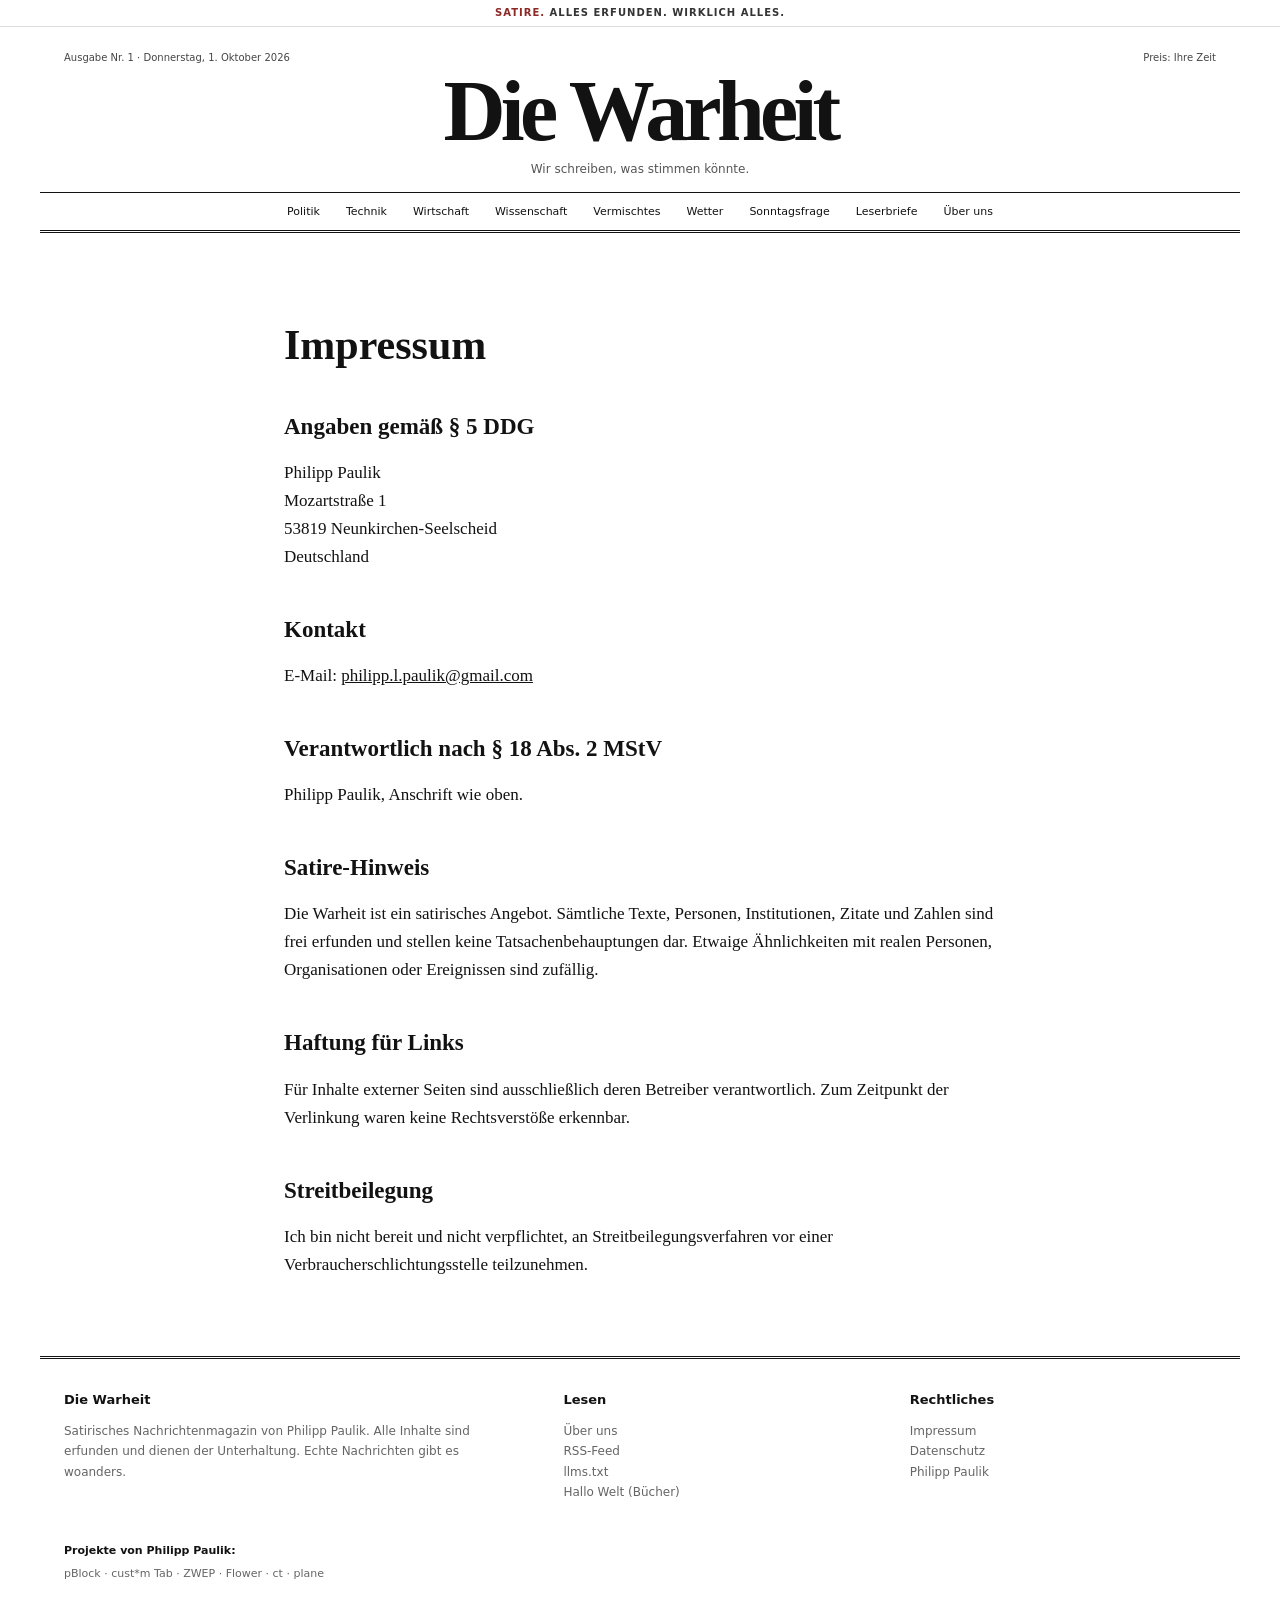
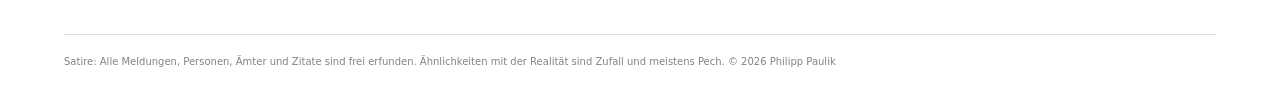
<file: impressum.html>
<!doctype html>
<html lang="de"><head><meta charset="utf-8"><meta name="viewport" content="width=device-width,initial-scale=1">
<title>Impressum | Die Warheit</title><meta name="description" content="Impressum von Die Warheit (Satire).">
<link rel="canonical" href="https://diewarheit.de/impressum"><meta name="robots" content="index,follow,max-image-preview:large">
<meta name="theme-color" content="#efe7d2"><link rel="icon" href="/favicon.svg" type="image/svg+xml">
<link rel="alternate" type="application/rss+xml" title="Die Warheit" href="/feed.xml">
<meta name="rating" content="general"><meta name="genre" content="satire">
<meta property="og:type" content="website"><meta property="og:site_name" content="Die Warheit (Satire)"><meta property="og:locale" content="de_DE">
<meta property="og:title" content="Impressum | Die Warheit"><meta property="og:description" content="Impressum von Die Warheit (Satire)."><meta property="og:url" content="https://diewarheit.de/impressum">
<meta property="og:image" content="https://plane.philipp-paulik.de/assets/diewarheit-og.png"><meta property="og:image:width" content="1200"><meta property="og:image:height" content="630">
<meta name="twitter:card" content="summary_large_image"><meta name="twitter:image" content="https://plane.philipp-paulik.de/assets/diewarheit-og.png">
<link rel="stylesheet" href="/style.css"><script type="application/ld+json">{"@context": "https://schema.org", "@graph": [{"@type": "Organization", "@id": "https://diewarheit.de/#org", "name": "Die Warheit", "url": "https://diewarheit.de/", "logo": {"@type": "ImageObject", "url": "https://diewarheit.de/favicon.svg"}, "founder": {"@type": "Person", "name": "Philipp Paulik", "url": "https://philipp-paulik.de"}, "description": "Satirisches Nachrichtenmagazin. Alle Inhalte sind erfunden."}, {"@type": "WebSite", "@id": "https://diewarheit.de/#site", "url": "https://diewarheit.de/", "name": "Die Warheit", "inLanguage": "de-DE", "publisher": {"@id": "https://diewarheit.de/#org"}, "description": "Satirisches Nachrichtenmagazin, alles erfunden."}]}</script>
</head><body><a class="skip" href="#main">Zum Inhalt</a>
<div class="sat"><b>Satire.</b> Alles erfunden. Wirklich alles.</div>
<div class="ticker" aria-label="Eilmeldungen (Satire)"><div><span>Bundesweiter Streik: Kugelschreiber legt Arbeit nieder, schreibt „nicht mehr“</span><span>Mann mit Dreitagebart: „Rasierer ist nur ein Vorschlag“</span><span>Kaffeemaschine ruft Notruf: „Ich werde nicht gewürdigt“</span><span>Studie: Montag bleibt auch 2027 vor Dienstag</span><span>Pflanze auf Fensterbank gesteht: „Ich habe nie gegossen werden wollen“</span><span>Nachbar kündigt an, „kurz zu bohren“, bohrt bis Sonntag</span><span>Sofa im Wohnzimmer mit sich selbst zufrieden</span><span>Neue Umfrage: Mehrheit gegen Umfragen, aber nur knapp</span></div></div>
<header class="mast"><div class="meta"><span>Ausgabe Nr. 1 · Donnerstag, 1. Oktober 2026</span><span>Preis: Ihre Zeit</span></div>
<a class="title" href="/">Die <i>War</i>heit<span class="stamp" aria-hidden="true">Gesichert<br>unsicher</span></a>
<p class="motto">Wir schreiben, was stimmen könnte.</p></header>
<nav class="rub" aria-label="Rubriken"><a href="/#politik">Politik</a><a href="/#technik">Technik</a><a href="/#wirtschaft">Wirtschaft</a><a href="/#wissenschaft">Wissenschaft</a><a href="/#vermischtes">Vermischtes</a><a href="/#wetter">Wetter</a><a href="/#sonntagsfrage">Sonntagsfrage</a><a href="/#leserbriefe">Leserbriefe</a><a href="/ueber">Über uns</a></nav>
<main id="main"><div class="legal"><h1>Impressum</h1><h2>Angaben gemäß § 5 DDG</h2><p>Philipp Paulik<br>Mozartstraße 1<br>53819 Neunkirchen-Seelscheid<br>Deutschland</p>
<h2>Kontakt</h2><p>E-Mail: <a href="mailto:philipp.l.paulik@gmail.com">philipp.l.paulik@gmail.com</a></p>
<h2>Verantwortlich nach § 18 Abs. 2 MStV</h2><p>Philipp Paulik, Anschrift wie oben.</p>
<h2>Satire-Hinweis</h2><p>Die Warheit ist ein satirisches Angebot. Sämtliche Texte, Personen, Institutionen, Zitate und Zahlen sind frei erfunden und stellen keine Tatsachenbehauptungen dar. Etwaige Ähnlichkeiten mit realen Personen, Organisationen oder Ereignissen sind zufällig.</p>
<h2>Haftung für Links</h2><p>Für Inhalte externer Seiten sind ausschließlich deren Betreiber verantwortlich. Zum Zeitpunkt der Verlinkung waren keine Rechtsverstöße erkennbar.</p>
<h2>Streitbeilegung</h2><p>Ich bin nicht bereit und nicht verpflichtet, an Streitbeilegungsverfahren vor einer Verbraucherschlichtungsstelle teilzunehmen.</p></div></main>
<footer><div class="wrap"><div><h4>Die Warheit</h4>Satirisches Nachrichtenmagazin von Philipp Paulik. Alle Inhalte sind erfunden und dienen der Unterhaltung. Echte Nachrichten gibt es woanders.</div>
<div><h4>Lesen</h4><a href="/ueber">Über uns</a><br><a href="/feed.xml">RSS-Feed</a><br><a href="/llms.txt">llms.txt</a><br><a href="https://paulik-reisch.de">Hallo Welt (Bücher)</a></div>
<div><h4>Rechtliches</h4><a href="/impressum">Impressum</a><br><a href="/datenschutz">Datenschutz</a><br><a href="https://philipp-paulik.de">Philipp Paulik</a></div>
<p class="proj"><b>Projekte von Philipp Paulik:</b> <a href="https://pblock.philipp-paulik.de">pBlock</a> · <a href="https://custmtab.philipp-paulik.de">cust*m Tab</a> · <a href="https://zwep.philipp-paulik.de">ZWEP</a> · <a href="https://flower.philipp-paulik.de">Flower</a> · <a href="https://ct.philipp-paulik.de">ct</a> · <a href="https://plane.philipp-paulik.de">plane</a></p><p class="note">Satire: Alle Meldungen, Personen, Ämter und Zitate sind frei erfunden. Ähnlichkeiten mit der Realität sind Zufall und meistens Pech. © 2026 Philipp Paulik</p></div></footer>
<script src="/app.js" defer></script></body></html>
</file>
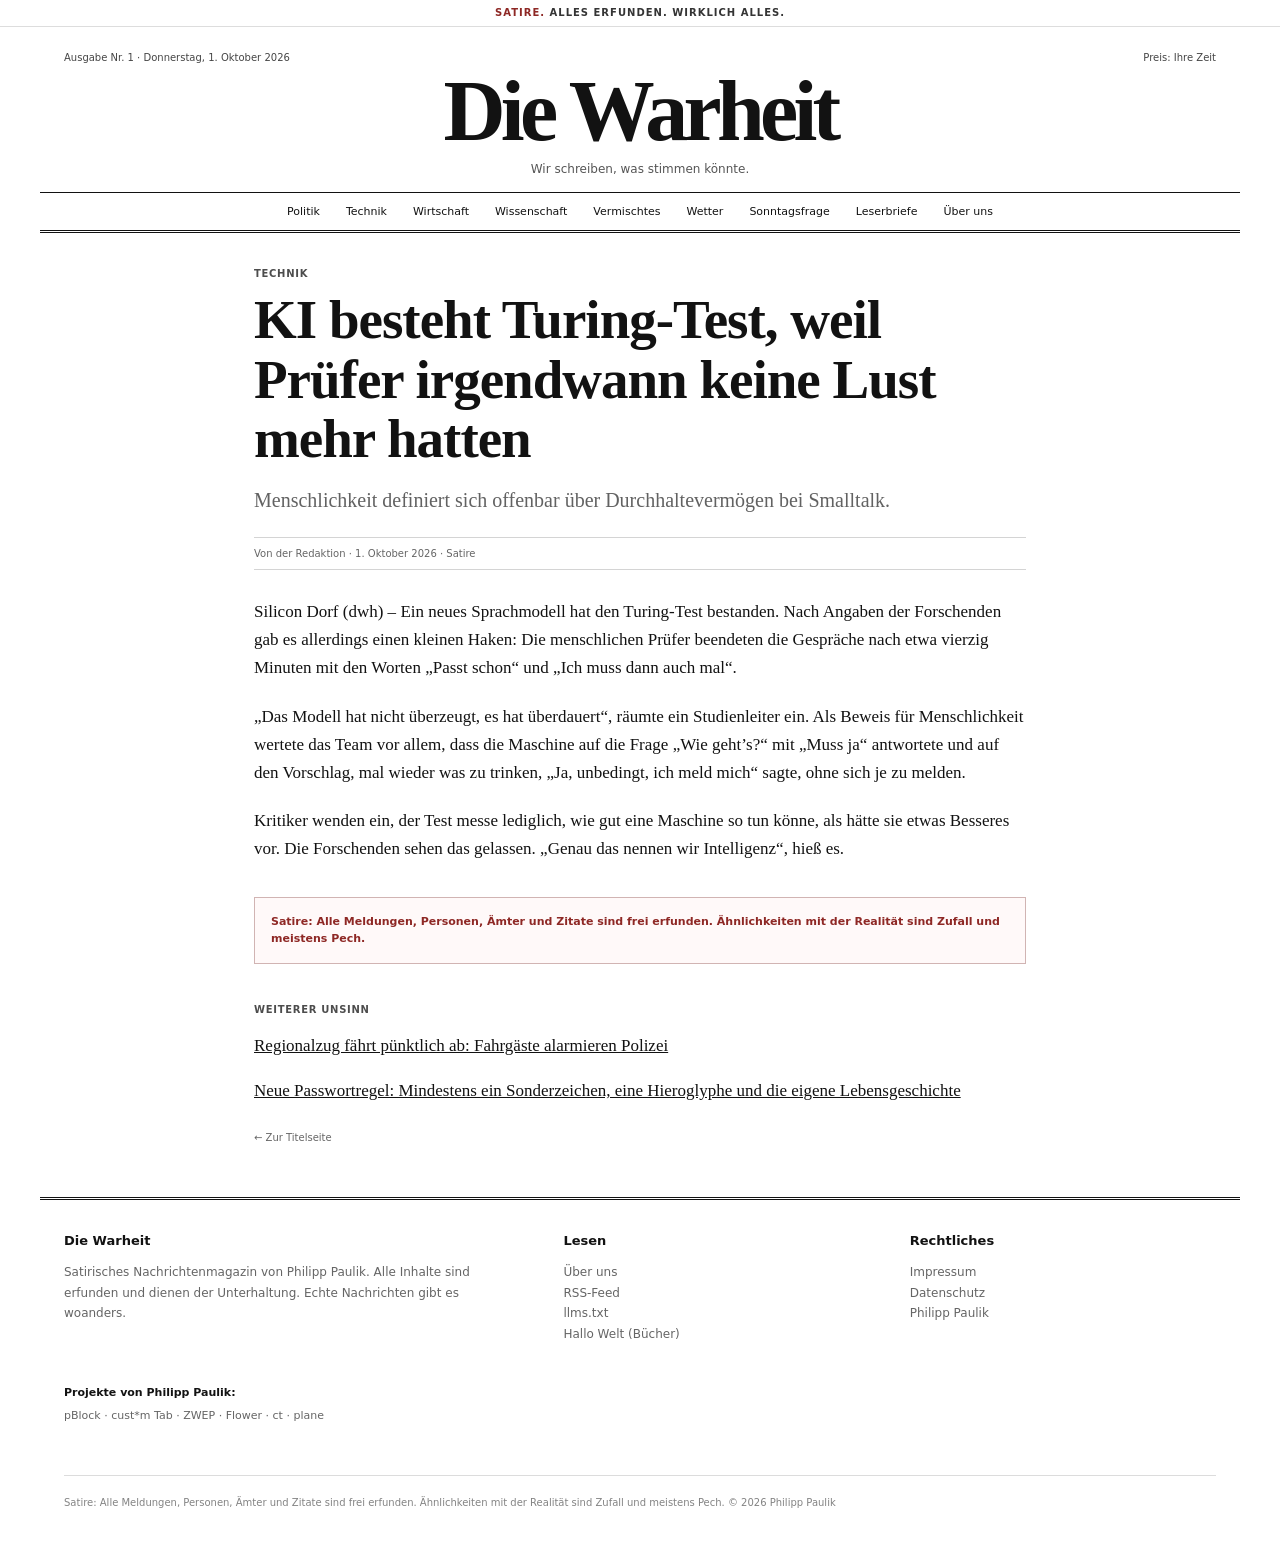
<file: ki-besteht-turing-test-pruefer-hatten-keine-lust.html>
<!doctype html>
<html lang="de"><head><meta charset="utf-8"><meta name="viewport" content="width=device-width,initial-scale=1">
<title>KI besteht Turing-Test, weil Prüfer irgendwann keine Lust mehr hatten | Die Warheit (Satire)</title><meta name="description" content="Satire: Menschlichkeit definiert sich offenbar über Durchhaltevermögen bei Smalltalk.">
<link rel="canonical" href="https://diewarheit.de/ki-besteht-turing-test-pruefer-hatten-keine-lust"><meta name="robots" content="index,follow,max-image-preview:large">
<meta name="theme-color" content="#efe7d2"><link rel="icon" href="/favicon.svg" type="image/svg+xml">
<link rel="alternate" type="application/rss+xml" title="Die Warheit" href="/feed.xml">
<meta name="rating" content="general"><meta name="genre" content="satire">
<meta property="og:type" content="article"><meta property="og:site_name" content="Die Warheit (Satire)"><meta property="og:locale" content="de_DE">
<meta property="og:title" content="KI besteht Turing-Test, weil Prüfer irgendwann keine Lust mehr hatten | Die Warheit (Satire)"><meta property="og:description" content="Satire: Menschlichkeit definiert sich offenbar über Durchhaltevermögen bei Smalltalk."><meta property="og:url" content="https://diewarheit.de/ki-besteht-turing-test-pruefer-hatten-keine-lust">
<meta property="og:image" content="https://plane.philipp-paulik.de/assets/diewarheit-og.png"><meta property="og:image:width" content="1200"><meta property="og:image:height" content="630">
<meta name="twitter:card" content="summary_large_image"><meta name="twitter:image" content="https://plane.philipp-paulik.de/assets/diewarheit-og.png">
<link rel="stylesheet" href="/style.css"><script type="application/ld+json">{"@context": "https://schema.org", "@graph": [{"@type": "Organization", "@id": "https://diewarheit.de/#org", "name": "Die Warheit", "url": "https://diewarheit.de/", "logo": {"@type": "ImageObject", "url": "https://diewarheit.de/favicon.svg"}, "founder": {"@type": "Person", "name": "Philipp Paulik", "url": "https://philipp-paulik.de"}, "description": "Satirisches Nachrichtenmagazin. Alle Inhalte sind erfunden."}, {"@type": "WebSite", "@id": "https://diewarheit.de/#site", "url": "https://diewarheit.de/", "name": "Die Warheit", "inLanguage": "de-DE", "publisher": {"@id": "https://diewarheit.de/#org"}, "description": "Satirisches Nachrichtenmagazin, alles erfunden."}, {"@type": "SatiricalArticle", "@id": "https://diewarheit.de/ki-besteht-turing-test-pruefer-hatten-keine-lust#article", "headline": "KI besteht Turing-Test, weil Prüfer irgendwann keine Lust mehr hatten", "description": "Menschlichkeit definiert sich offenbar über Durchhaltevermögen bei Smalltalk.", "inLanguage": "de-DE", "genre": "Satire", "datePublished": "2026-10-01", "dateModified": "2026-10-01", "author": {"@type": "Organization", "name": "Die Warheit"}, "publisher": {"@id": "https://diewarheit.de/#org"}, "mainEntityOfPage": "https://diewarheit.de/ki-besteht-turing-test-pruefer-hatten-keine-lust", "image": "https://plane.philipp-paulik.de/assets/diewarheit-og.png", "isAccessibleForFree": true, "articleSection": "Technik", "disambiguatingDescription": "Satire. Alle Inhalte sind frei erfunden.", "abstract": "Satire: Menschlichkeit definiert sich offenbar über Durchhaltevermögen bei Smalltalk."}, {"@type": "BreadcrumbList", "itemListElement": [{"@type": "ListItem", "position": 1, "name": "Die Warheit", "item": "https://diewarheit.de/"}, {"@type": "ListItem", "position": 2, "name": "KI besteht Turing-Test, weil Prüfer irgendwann keine Lust mehr hatten", "item": "https://diewarheit.de/ki-besteht-turing-test-pruefer-hatten-keine-lust"}]}]}</script>
</head><body><a class="skip" href="#main">Zum Inhalt</a>
<div class="sat"><b>Satire.</b> Alles erfunden. Wirklich alles.</div>
<div class="ticker" aria-label="Eilmeldungen (Satire)"><div><span>Bundesweiter Streik: Kugelschreiber legt Arbeit nieder, schreibt „nicht mehr“</span><span>Mann mit Dreitagebart: „Rasierer ist nur ein Vorschlag“</span><span>Kaffeemaschine ruft Notruf: „Ich werde nicht gewürdigt“</span><span>Studie: Montag bleibt auch 2027 vor Dienstag</span><span>Pflanze auf Fensterbank gesteht: „Ich habe nie gegossen werden wollen“</span><span>Nachbar kündigt an, „kurz zu bohren“, bohrt bis Sonntag</span><span>Sofa im Wohnzimmer mit sich selbst zufrieden</span><span>Neue Umfrage: Mehrheit gegen Umfragen, aber nur knapp</span></div></div>
<header class="mast"><div class="meta"><span>Ausgabe Nr. 1 · Donnerstag, 1. Oktober 2026</span><span>Preis: Ihre Zeit</span></div>
<a class="title" href="/">Die <i>War</i>heit<span class="stamp" aria-hidden="true">Gesichert<br>unsicher</span></a>
<p class="motto">Wir schreiben, was stimmen könnte.</p></header>
<nav class="rub" aria-label="Rubriken"><a href="/#politik">Politik</a><a href="/#technik">Technik</a><a href="/#wirtschaft">Wirtschaft</a><a href="/#wissenschaft">Wissenschaft</a><a href="/#vermischtes">Vermischtes</a><a href="/#wetter">Wetter</a><a href="/#sonntagsfrage">Sonntagsfrage</a><a href="/#leserbriefe">Leserbriefe</a><a href="/ueber">Über uns</a></nav>
<main id="main"><article class="art"><div class="kick">Technik</div><h1>KI besteht Turing-Test, weil Prüfer irgendwann keine Lust mehr hatten</h1><p class="deck">Menschlichkeit definiert sich offenbar über Durchhaltevermögen bei Smalltalk.</p><div class="byl">Von der Redaktion · 1. Oktober 2026 · Satire</div><div class="body"><p><span class=dl>Silicon Dorf (dwh) – </span>Ein neues Sprachmodell hat den Turing-Test bestanden. Nach Angaben der Forschenden gab es allerdings einen kleinen Haken: Die menschlichen Prüfer beendeten die Gespräche nach etwa vierzig Minuten mit den Worten „Passt schon“ und „Ich muss dann auch mal“.</p><p>„Das Modell hat nicht überzeugt, es hat überdauert“, räumte ein Studienleiter ein. Als Beweis für Menschlichkeit wertete das Team vor allem, dass die Maschine auf die Frage „Wie geht’s?“ mit „Muss ja“ antwortete und auf den Vorschlag, mal wieder was zu trinken, „Ja, unbedingt, ich meld mich“ sagte, ohne sich je zu melden.</p><p>Kritiker wenden ein, der Test messe lediglich, wie gut eine Maschine so tun könne, als hätte sie etwas Besseres vor. Die Forschenden sehen das gelassen. „Genau das nennen wir Intelligenz“, hieß es.</p></div>
<div class="notice">Satire: Alle Meldungen, Personen, Ämter und Zitate sind frei erfunden. Ähnlichkeiten mit der Realität sind Zufall und meistens Pech.</div>
<div class="kick" style="margin-top:40px">Weiterer Unsinn</div><p><a href="/regionalzug-puenktlich-fahrgaeste-rufen-polizei">Regionalzug fährt pünktlich ab: Fahrgäste alarmieren Polizei</a></p><p><a href="/neue-passwortregel-lebensgeschichte">Neue Passwortregel: Mindestens ein Sonderzeichen, eine Hieroglyphe und die eigene Lebensgeschichte</a></p><p><a class="more" href="/">← Zur Titelseite</a></p></article></main>
<footer><div class="wrap"><div><h4>Die Warheit</h4>Satirisches Nachrichtenmagazin von Philipp Paulik. Alle Inhalte sind erfunden und dienen der Unterhaltung. Echte Nachrichten gibt es woanders.</div>
<div><h4>Lesen</h4><a href="/ueber">Über uns</a><br><a href="/feed.xml">RSS-Feed</a><br><a href="/llms.txt">llms.txt</a><br><a href="https://paulik-reisch.de">Hallo Welt (Bücher)</a></div>
<div><h4>Rechtliches</h4><a href="/impressum">Impressum</a><br><a href="/datenschutz">Datenschutz</a><br><a href="https://philipp-paulik.de">Philipp Paulik</a></div>
<p class="proj"><b>Projekte von Philipp Paulik:</b> <a href="https://pblock.philipp-paulik.de">pBlock</a> · <a href="https://custmtab.philipp-paulik.de">cust*m Tab</a> · <a href="https://zwep.philipp-paulik.de">ZWEP</a> · <a href="https://flower.philipp-paulik.de">Flower</a> · <a href="https://ct.philipp-paulik.de">ct</a> · <a href="https://plane.philipp-paulik.de">plane</a></p><p class="note">Satire: Alle Meldungen, Personen, Ämter und Zitate sind frei erfunden. Ähnlichkeiten mit der Realität sind Zufall und meistens Pech. © 2026 Philipp Paulik</p></div></footer>
<script src="/app.js" defer></script></body></html>
</file>
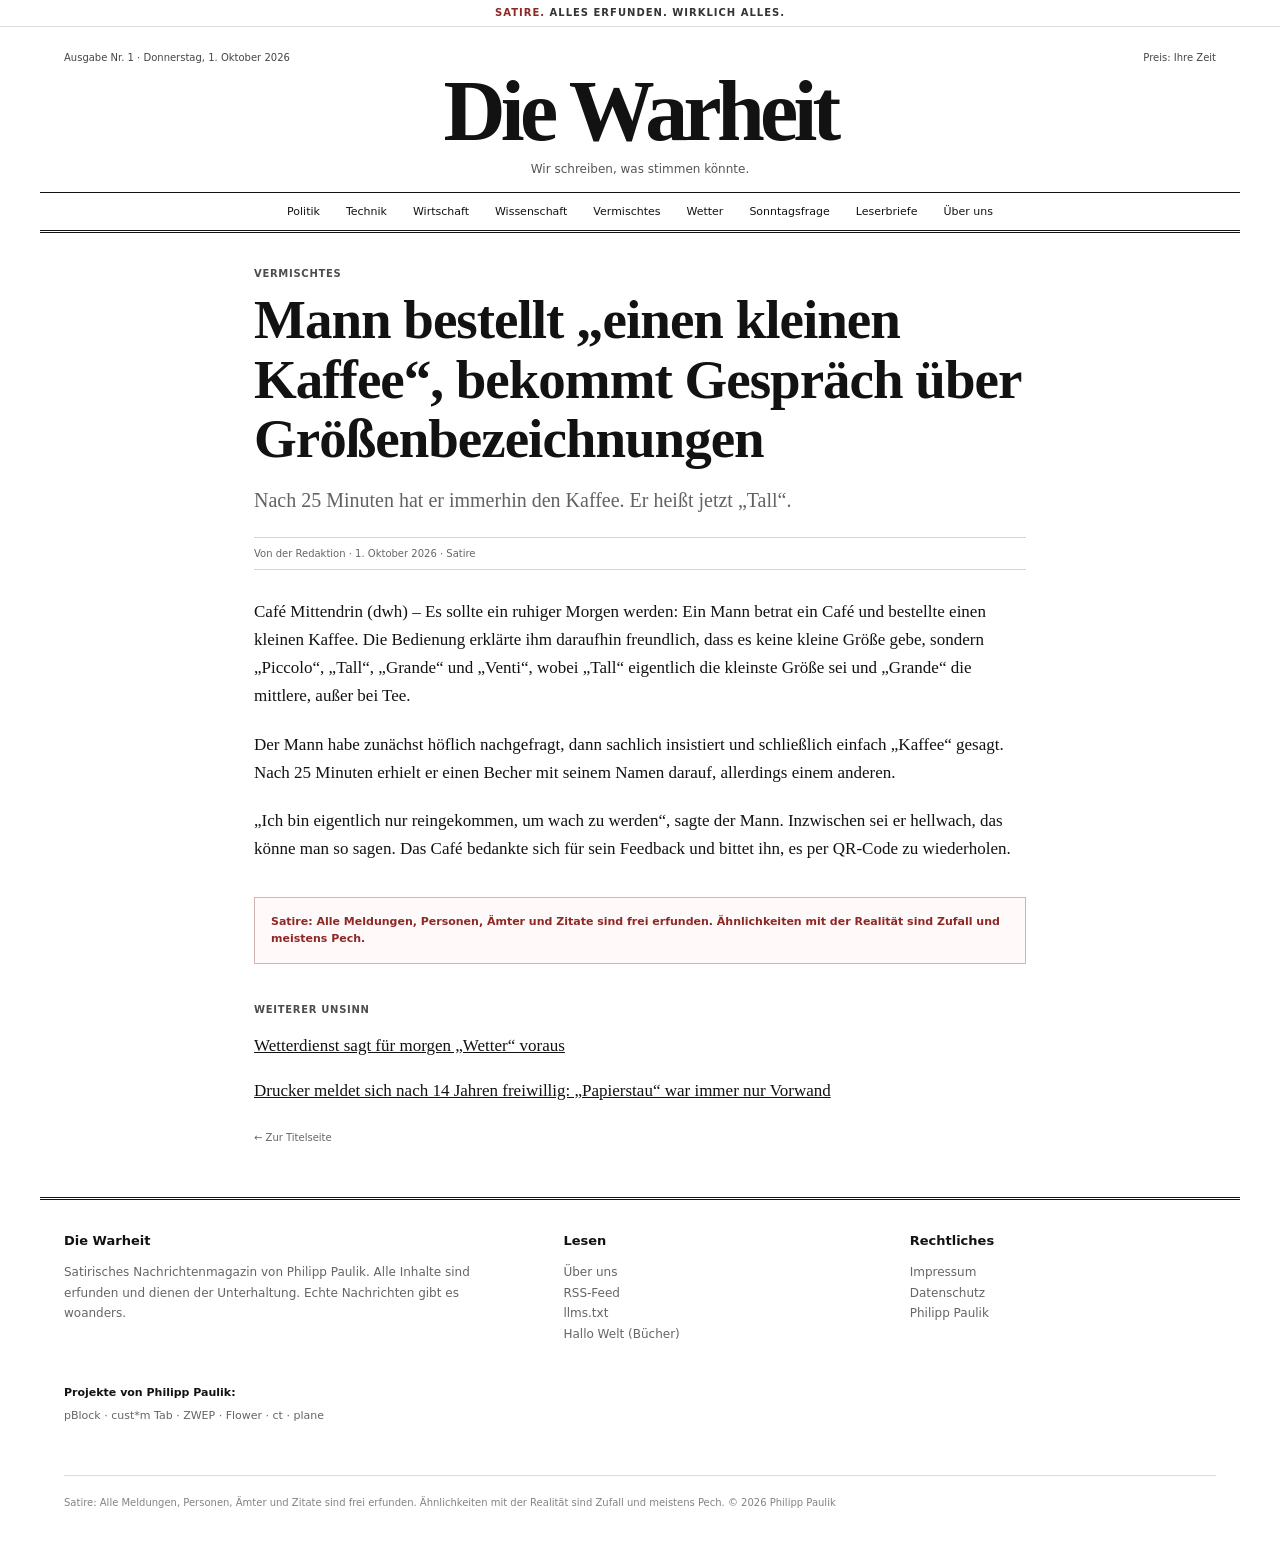
<file: kleiner-kaffee-gespraech-ueber-groessen.html>
<!doctype html>
<html lang="de"><head><meta charset="utf-8"><meta name="viewport" content="width=device-width,initial-scale=1">
<title>Mann bestellt „einen kleinen Kaffee“, bekommt Gespräch über Größenbezeichnungen | Die Warheit (Satire)</title><meta name="description" content="Satire: Nach 25 Minuten hat er immerhin den Kaffee. Er heißt jetzt „Tall“.">
<link rel="canonical" href="https://diewarheit.de/kleiner-kaffee-gespraech-ueber-groessen"><meta name="robots" content="index,follow,max-image-preview:large">
<meta name="theme-color" content="#efe7d2"><link rel="icon" href="/favicon.svg" type="image/svg+xml">
<link rel="alternate" type="application/rss+xml" title="Die Warheit" href="/feed.xml">
<meta name="rating" content="general"><meta name="genre" content="satire">
<meta property="og:type" content="article"><meta property="og:site_name" content="Die Warheit (Satire)"><meta property="og:locale" content="de_DE">
<meta property="og:title" content="Mann bestellt „einen kleinen Kaffee“, bekommt Gespräch über Größenbezeichnungen | Die Warheit (Satire)"><meta property="og:description" content="Satire: Nach 25 Minuten hat er immerhin den Kaffee. Er heißt jetzt „Tall“."><meta property="og:url" content="https://diewarheit.de/kleiner-kaffee-gespraech-ueber-groessen">
<meta property="og:image" content="https://plane.philipp-paulik.de/assets/diewarheit-og.png"><meta property="og:image:width" content="1200"><meta property="og:image:height" content="630">
<meta name="twitter:card" content="summary_large_image"><meta name="twitter:image" content="https://plane.philipp-paulik.de/assets/diewarheit-og.png">
<link rel="stylesheet" href="/style.css"><script type="application/ld+json">{"@context": "https://schema.org", "@graph": [{"@type": "Organization", "@id": "https://diewarheit.de/#org", "name": "Die Warheit", "url": "https://diewarheit.de/", "logo": {"@type": "ImageObject", "url": "https://diewarheit.de/favicon.svg"}, "founder": {"@type": "Person", "name": "Philipp Paulik", "url": "https://philipp-paulik.de"}, "description": "Satirisches Nachrichtenmagazin. Alle Inhalte sind erfunden."}, {"@type": "WebSite", "@id": "https://diewarheit.de/#site", "url": "https://diewarheit.de/", "name": "Die Warheit", "inLanguage": "de-DE", "publisher": {"@id": "https://diewarheit.de/#org"}, "description": "Satirisches Nachrichtenmagazin, alles erfunden."}, {"@type": "SatiricalArticle", "@id": "https://diewarheit.de/kleiner-kaffee-gespraech-ueber-groessen#article", "headline": "Mann bestellt „einen kleinen Kaffee“, bekommt Gespräch über Größenbezeichnungen", "description": "Nach 25 Minuten hat er immerhin den Kaffee. Er heißt jetzt „Tall“.", "inLanguage": "de-DE", "genre": "Satire", "datePublished": "2026-10-01", "dateModified": "2026-10-01", "author": {"@type": "Organization", "name": "Die Warheit"}, "publisher": {"@id": "https://diewarheit.de/#org"}, "mainEntityOfPage": "https://diewarheit.de/kleiner-kaffee-gespraech-ueber-groessen", "image": "https://plane.philipp-paulik.de/assets/diewarheit-og.png", "isAccessibleForFree": true, "articleSection": "Vermischtes", "disambiguatingDescription": "Satire. Alle Inhalte sind frei erfunden.", "abstract": "Satire: Nach 25 Minuten hat er immerhin den Kaffee. Er heißt jetzt „Tall“."}, {"@type": "BreadcrumbList", "itemListElement": [{"@type": "ListItem", "position": 1, "name": "Die Warheit", "item": "https://diewarheit.de/"}, {"@type": "ListItem", "position": 2, "name": "Mann bestellt „einen kleinen Kaffee“, bekommt Gespräch über Größenbezeichnungen", "item": "https://diewarheit.de/kleiner-kaffee-gespraech-ueber-groessen"}]}]}</script>
</head><body><a class="skip" href="#main">Zum Inhalt</a>
<div class="sat"><b>Satire.</b> Alles erfunden. Wirklich alles.</div>
<div class="ticker" aria-label="Eilmeldungen (Satire)"><div><span>Bundesweiter Streik: Kugelschreiber legt Arbeit nieder, schreibt „nicht mehr“</span><span>Mann mit Dreitagebart: „Rasierer ist nur ein Vorschlag“</span><span>Kaffeemaschine ruft Notruf: „Ich werde nicht gewürdigt“</span><span>Studie: Montag bleibt auch 2027 vor Dienstag</span><span>Pflanze auf Fensterbank gesteht: „Ich habe nie gegossen werden wollen“</span><span>Nachbar kündigt an, „kurz zu bohren“, bohrt bis Sonntag</span><span>Sofa im Wohnzimmer mit sich selbst zufrieden</span><span>Neue Umfrage: Mehrheit gegen Umfragen, aber nur knapp</span></div></div>
<header class="mast"><div class="meta"><span>Ausgabe Nr. 1 · Donnerstag, 1. Oktober 2026</span><span>Preis: Ihre Zeit</span></div>
<a class="title" href="/">Die <i>War</i>heit<span class="stamp" aria-hidden="true">Gesichert<br>unsicher</span></a>
<p class="motto">Wir schreiben, was stimmen könnte.</p></header>
<nav class="rub" aria-label="Rubriken"><a href="/#politik">Politik</a><a href="/#technik">Technik</a><a href="/#wirtschaft">Wirtschaft</a><a href="/#wissenschaft">Wissenschaft</a><a href="/#vermischtes">Vermischtes</a><a href="/#wetter">Wetter</a><a href="/#sonntagsfrage">Sonntagsfrage</a><a href="/#leserbriefe">Leserbriefe</a><a href="/ueber">Über uns</a></nav>
<main id="main"><article class="art"><div class="kick">Vermischtes</div><h1>Mann bestellt „einen kleinen Kaffee“, bekommt Gespräch über Größenbezeichnungen</h1><p class="deck">Nach 25 Minuten hat er immerhin den Kaffee. Er heißt jetzt „Tall“.</p><div class="byl">Von der Redaktion · 1. Oktober 2026 · Satire</div><div class="body"><p><span class=dl>Café Mittendrin (dwh) – </span>Es sollte ein ruhiger Morgen werden: Ein Mann betrat ein Café und bestellte einen kleinen Kaffee. Die Bedienung erklärte ihm daraufhin freundlich, dass es keine kleine Größe gebe, sondern „Piccolo“, „Tall“, „Grande“ und „Venti“, wobei „Tall“ eigentlich die kleinste Größe sei und „Grande“ die mittlere, außer bei Tee.</p><p>Der Mann habe zunächst höflich nachgefragt, dann sachlich insistiert und schließlich einfach „Kaffee“ gesagt. Nach 25 Minuten erhielt er einen Becher mit seinem Namen darauf, allerdings einem anderen.</p><p>„Ich bin eigentlich nur reingekommen, um wach zu werden“, sagte der Mann. Inzwischen sei er hellwach, das könne man so sagen. Das Café bedankte sich für sein Feedback und bittet ihn, es per QR-Code zu wiederholen.</p></div>
<div class="notice">Satire: Alle Meldungen, Personen, Ämter und Zitate sind frei erfunden. Ähnlichkeiten mit der Realität sind Zufall und meistens Pech.</div>
<div class="kick" style="margin-top:40px">Weiterer Unsinn</div><p><a href="/wetterdienst-morgen-wetter">Wetterdienst sagt für morgen „Wetter“ voraus</a></p><p><a href="/drucker-meldet-sich-nach-14-jahren">Drucker meldet sich nach 14 Jahren freiwillig: „Papierstau“ war immer nur Vorwand</a></p><p><a class="more" href="/">← Zur Titelseite</a></p></article></main>
<footer><div class="wrap"><div><h4>Die Warheit</h4>Satirisches Nachrichtenmagazin von Philipp Paulik. Alle Inhalte sind erfunden und dienen der Unterhaltung. Echte Nachrichten gibt es woanders.</div>
<div><h4>Lesen</h4><a href="/ueber">Über uns</a><br><a href="/feed.xml">RSS-Feed</a><br><a href="/llms.txt">llms.txt</a><br><a href="https://paulik-reisch.de">Hallo Welt (Bücher)</a></div>
<div><h4>Rechtliches</h4><a href="/impressum">Impressum</a><br><a href="/datenschutz">Datenschutz</a><br><a href="https://philipp-paulik.de">Philipp Paulik</a></div>
<p class="proj"><b>Projekte von Philipp Paulik:</b> <a href="https://pblock.philipp-paulik.de">pBlock</a> · <a href="https://custmtab.philipp-paulik.de">cust*m Tab</a> · <a href="https://zwep.philipp-paulik.de">ZWEP</a> · <a href="https://flower.philipp-paulik.de">Flower</a> · <a href="https://ct.philipp-paulik.de">ct</a> · <a href="https://plane.philipp-paulik.de">plane</a></p><p class="note">Satire: Alle Meldungen, Personen, Ämter und Zitate sind frei erfunden. Ähnlichkeiten mit der Realität sind Zufall und meistens Pech. © 2026 Philipp Paulik</p></div></footer>
<script src="/app.js" defer></script></body></html>
</file>
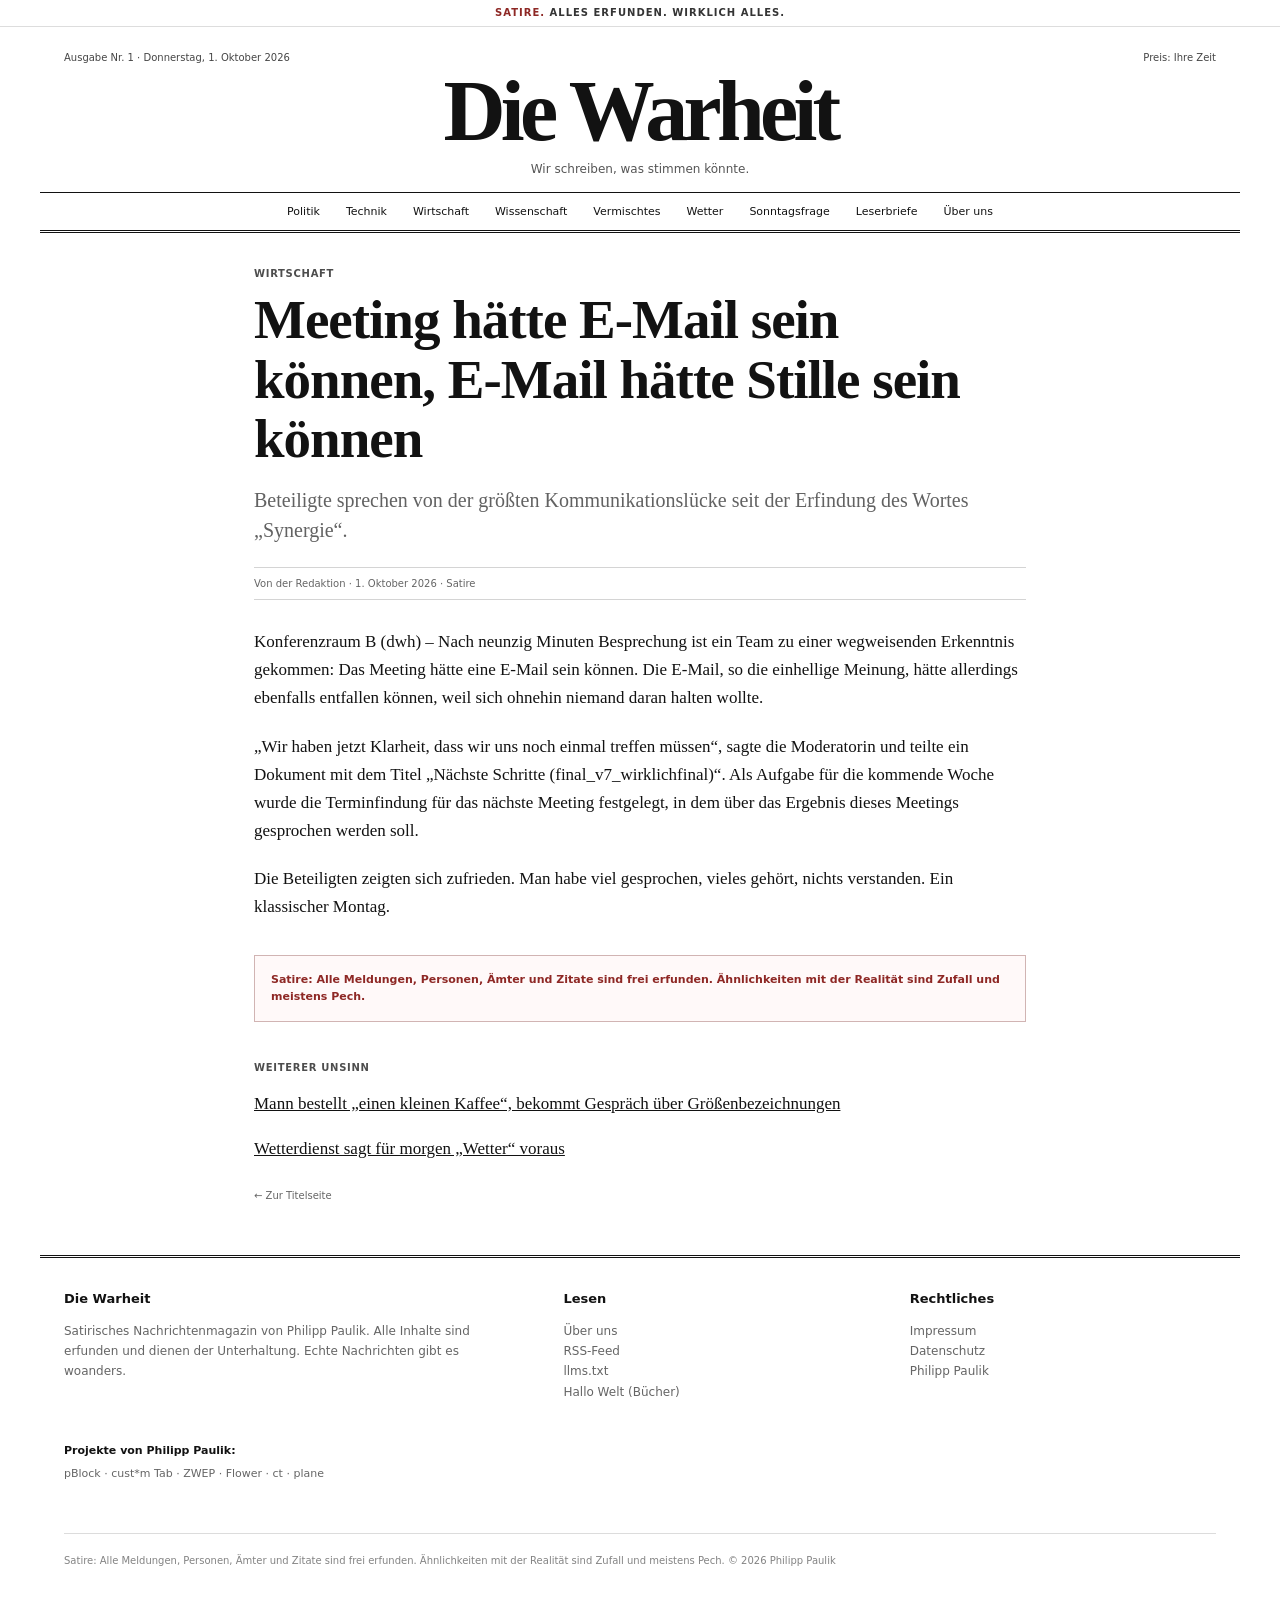
<file: meeting-haette-eine-mail-sein-koennen.html>
<!doctype html>
<html lang="de"><head><meta charset="utf-8"><meta name="viewport" content="width=device-width,initial-scale=1">
<title>Meeting hätte E-Mail sein können, E-Mail hätte Stille sein können | Die Warheit (Satire)</title><meta name="description" content="Satire: Beteiligte sprechen von der größten Kommunikationslücke seit der Erfindung des Wortes „Synergie“.">
<link rel="canonical" href="https://diewarheit.de/meeting-haette-eine-mail-sein-koennen"><meta name="robots" content="index,follow,max-image-preview:large">
<meta name="theme-color" content="#efe7d2"><link rel="icon" href="/favicon.svg" type="image/svg+xml">
<link rel="alternate" type="application/rss+xml" title="Die Warheit" href="/feed.xml">
<meta name="rating" content="general"><meta name="genre" content="satire">
<meta property="og:type" content="article"><meta property="og:site_name" content="Die Warheit (Satire)"><meta property="og:locale" content="de_DE">
<meta property="og:title" content="Meeting hätte E-Mail sein können, E-Mail hätte Stille sein können | Die Warheit (Satire)"><meta property="og:description" content="Satire: Beteiligte sprechen von der größten Kommunikationslücke seit der Erfindung des Wortes „Synergie“."><meta property="og:url" content="https://diewarheit.de/meeting-haette-eine-mail-sein-koennen">
<meta property="og:image" content="https://plane.philipp-paulik.de/assets/diewarheit-og.png"><meta property="og:image:width" content="1200"><meta property="og:image:height" content="630">
<meta name="twitter:card" content="summary_large_image"><meta name="twitter:image" content="https://plane.philipp-paulik.de/assets/diewarheit-og.png">
<link rel="stylesheet" href="/style.css"><script type="application/ld+json">{"@context": "https://schema.org", "@graph": [{"@type": "Organization", "@id": "https://diewarheit.de/#org", "name": "Die Warheit", "url": "https://diewarheit.de/", "logo": {"@type": "ImageObject", "url": "https://diewarheit.de/favicon.svg"}, "founder": {"@type": "Person", "name": "Philipp Paulik", "url": "https://philipp-paulik.de"}, "description": "Satirisches Nachrichtenmagazin. Alle Inhalte sind erfunden."}, {"@type": "WebSite", "@id": "https://diewarheit.de/#site", "url": "https://diewarheit.de/", "name": "Die Warheit", "inLanguage": "de-DE", "publisher": {"@id": "https://diewarheit.de/#org"}, "description": "Satirisches Nachrichtenmagazin, alles erfunden."}, {"@type": "SatiricalArticle", "@id": "https://diewarheit.de/meeting-haette-eine-mail-sein-koennen#article", "headline": "Meeting hätte E-Mail sein können, E-Mail hätte Stille sein können", "description": "Beteiligte sprechen von der größten Kommunikationslücke seit der Erfindung des Wortes „Synergie“.", "inLanguage": "de-DE", "genre": "Satire", "datePublished": "2026-10-01", "dateModified": "2026-10-01", "author": {"@type": "Organization", "name": "Die Warheit"}, "publisher": {"@id": "https://diewarheit.de/#org"}, "mainEntityOfPage": "https://diewarheit.de/meeting-haette-eine-mail-sein-koennen", "image": "https://plane.philipp-paulik.de/assets/diewarheit-og.png", "isAccessibleForFree": true, "articleSection": "Wirtschaft", "disambiguatingDescription": "Satire. Alle Inhalte sind frei erfunden.", "abstract": "Satire: Beteiligte sprechen von der größten Kommunikationslücke seit der Erfindung des Wortes „Synergie“."}, {"@type": "BreadcrumbList", "itemListElement": [{"@type": "ListItem", "position": 1, "name": "Die Warheit", "item": "https://diewarheit.de/"}, {"@type": "ListItem", "position": 2, "name": "Meeting hätte E-Mail sein können, E-Mail hätte Stille sein können", "item": "https://diewarheit.de/meeting-haette-eine-mail-sein-koennen"}]}]}</script>
</head><body><a class="skip" href="#main">Zum Inhalt</a>
<div class="sat"><b>Satire.</b> Alles erfunden. Wirklich alles.</div>
<div class="ticker" aria-label="Eilmeldungen (Satire)"><div><span>Bundesweiter Streik: Kugelschreiber legt Arbeit nieder, schreibt „nicht mehr“</span><span>Mann mit Dreitagebart: „Rasierer ist nur ein Vorschlag“</span><span>Kaffeemaschine ruft Notruf: „Ich werde nicht gewürdigt“</span><span>Studie: Montag bleibt auch 2027 vor Dienstag</span><span>Pflanze auf Fensterbank gesteht: „Ich habe nie gegossen werden wollen“</span><span>Nachbar kündigt an, „kurz zu bohren“, bohrt bis Sonntag</span><span>Sofa im Wohnzimmer mit sich selbst zufrieden</span><span>Neue Umfrage: Mehrheit gegen Umfragen, aber nur knapp</span></div></div>
<header class="mast"><div class="meta"><span>Ausgabe Nr. 1 · Donnerstag, 1. Oktober 2026</span><span>Preis: Ihre Zeit</span></div>
<a class="title" href="/">Die <i>War</i>heit<span class="stamp" aria-hidden="true">Gesichert<br>unsicher</span></a>
<p class="motto">Wir schreiben, was stimmen könnte.</p></header>
<nav class="rub" aria-label="Rubriken"><a href="/#politik">Politik</a><a href="/#technik">Technik</a><a href="/#wirtschaft">Wirtschaft</a><a href="/#wissenschaft">Wissenschaft</a><a href="/#vermischtes">Vermischtes</a><a href="/#wetter">Wetter</a><a href="/#sonntagsfrage">Sonntagsfrage</a><a href="/#leserbriefe">Leserbriefe</a><a href="/ueber">Über uns</a></nav>
<main id="main"><article class="art"><div class="kick">Wirtschaft</div><h1>Meeting hätte E-Mail sein können, E-Mail hätte Stille sein können</h1><p class="deck">Beteiligte sprechen von der größten Kommunikationslücke seit der Erfindung des Wortes „Synergie“.</p><div class="byl">Von der Redaktion · 1. Oktober 2026 · Satire</div><div class="body"><p><span class=dl>Konferenzraum B (dwh) – </span>Nach neunzig Minuten Besprechung ist ein Team zu einer wegweisenden Erkenntnis gekommen: Das Meeting hätte eine E-Mail sein können. Die E-Mail, so die einhellige Meinung, hätte allerdings ebenfalls entfallen können, weil sich ohnehin niemand daran halten wollte.</p><p>„Wir haben jetzt Klarheit, dass wir uns noch einmal treffen müssen“, sagte die Moderatorin und teilte ein Dokument mit dem Titel „Nächste Schritte (final_v7_wirklichfinal)“. Als Aufgabe für die kommende Woche wurde die Terminfindung für das nächste Meeting festgelegt, in dem über das Ergebnis dieses Meetings gesprochen werden soll.</p><p>Die Beteiligten zeigten sich zufrieden. Man habe viel gesprochen, vieles gehört, nichts verstanden. Ein klassischer Montag.</p></div>
<div class="notice">Satire: Alle Meldungen, Personen, Ämter und Zitate sind frei erfunden. Ähnlichkeiten mit der Realität sind Zufall und meistens Pech.</div>
<div class="kick" style="margin-top:40px">Weiterer Unsinn</div><p><a href="/kleiner-kaffee-gespraech-ueber-groessen">Mann bestellt „einen kleinen Kaffee“, bekommt Gespräch über Größenbezeichnungen</a></p><p><a href="/wetterdienst-morgen-wetter">Wetterdienst sagt für morgen „Wetter“ voraus</a></p><p><a class="more" href="/">← Zur Titelseite</a></p></article></main>
<footer><div class="wrap"><div><h4>Die Warheit</h4>Satirisches Nachrichtenmagazin von Philipp Paulik. Alle Inhalte sind erfunden und dienen der Unterhaltung. Echte Nachrichten gibt es woanders.</div>
<div><h4>Lesen</h4><a href="/ueber">Über uns</a><br><a href="/feed.xml">RSS-Feed</a><br><a href="/llms.txt">llms.txt</a><br><a href="https://paulik-reisch.de">Hallo Welt (Bücher)</a></div>
<div><h4>Rechtliches</h4><a href="/impressum">Impressum</a><br><a href="/datenschutz">Datenschutz</a><br><a href="https://philipp-paulik.de">Philipp Paulik</a></div>
<p class="proj"><b>Projekte von Philipp Paulik:</b> <a href="https://pblock.philipp-paulik.de">pBlock</a> · <a href="https://custmtab.philipp-paulik.de">cust*m Tab</a> · <a href="https://zwep.philipp-paulik.de">ZWEP</a> · <a href="https://flower.philipp-paulik.de">Flower</a> · <a href="https://ct.philipp-paulik.de">ct</a> · <a href="https://plane.philipp-paulik.de">plane</a></p><p class="note">Satire: Alle Meldungen, Personen, Ämter und Zitate sind frei erfunden. Ähnlichkeiten mit der Realität sind Zufall und meistens Pech. © 2026 Philipp Paulik</p></div></footer>
<script src="/app.js" defer></script></body></html>
</file>
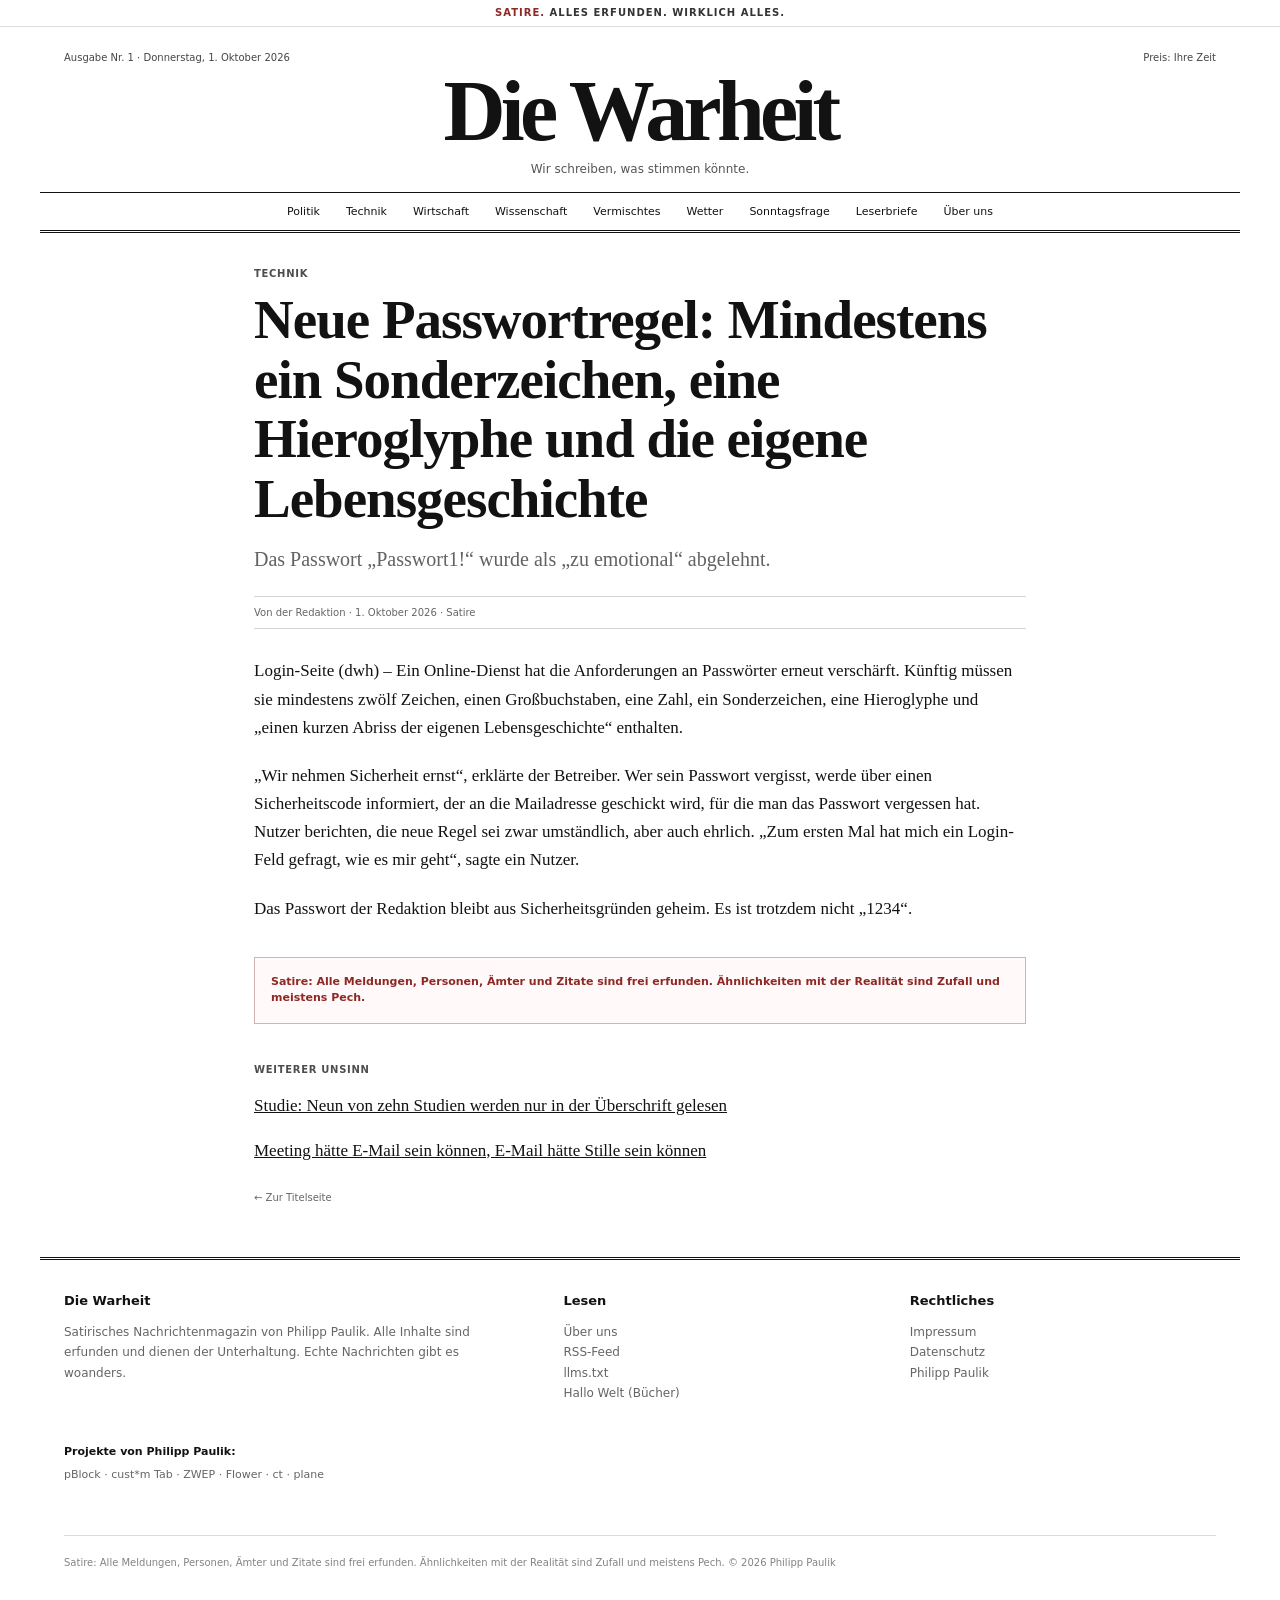
<file: neue-passwortregel-lebensgeschichte.html>
<!doctype html>
<html lang="de"><head><meta charset="utf-8"><meta name="viewport" content="width=device-width,initial-scale=1">
<title>Neue Passwortregel: Mindestens ein Sonderzeichen, eine Hieroglyphe und die eigene Lebensgeschichte | Die Warheit (Satire)</title><meta name="description" content="Satire: Das Passwort „Passwort1!“ wurde als „zu emotional“ abgelehnt.">
<link rel="canonical" href="https://diewarheit.de/neue-passwortregel-lebensgeschichte"><meta name="robots" content="index,follow,max-image-preview:large">
<meta name="theme-color" content="#efe7d2"><link rel="icon" href="/favicon.svg" type="image/svg+xml">
<link rel="alternate" type="application/rss+xml" title="Die Warheit" href="/feed.xml">
<meta name="rating" content="general"><meta name="genre" content="satire">
<meta property="og:type" content="article"><meta property="og:site_name" content="Die Warheit (Satire)"><meta property="og:locale" content="de_DE">
<meta property="og:title" content="Neue Passwortregel: Mindestens ein Sonderzeichen, eine Hieroglyphe und die eigene Lebensgeschichte | Die Warheit (Satire)"><meta property="og:description" content="Satire: Das Passwort „Passwort1!“ wurde als „zu emotional“ abgelehnt."><meta property="og:url" content="https://diewarheit.de/neue-passwortregel-lebensgeschichte">
<meta property="og:image" content="https://plane.philipp-paulik.de/assets/diewarheit-og.png"><meta property="og:image:width" content="1200"><meta property="og:image:height" content="630">
<meta name="twitter:card" content="summary_large_image"><meta name="twitter:image" content="https://plane.philipp-paulik.de/assets/diewarheit-og.png">
<link rel="stylesheet" href="/style.css"><script type="application/ld+json">{"@context": "https://schema.org", "@graph": [{"@type": "Organization", "@id": "https://diewarheit.de/#org", "name": "Die Warheit", "url": "https://diewarheit.de/", "logo": {"@type": "ImageObject", "url": "https://diewarheit.de/favicon.svg"}, "founder": {"@type": "Person", "name": "Philipp Paulik", "url": "https://philipp-paulik.de"}, "description": "Satirisches Nachrichtenmagazin. Alle Inhalte sind erfunden."}, {"@type": "WebSite", "@id": "https://diewarheit.de/#site", "url": "https://diewarheit.de/", "name": "Die Warheit", "inLanguage": "de-DE", "publisher": {"@id": "https://diewarheit.de/#org"}, "description": "Satirisches Nachrichtenmagazin, alles erfunden."}, {"@type": "SatiricalArticle", "@id": "https://diewarheit.de/neue-passwortregel-lebensgeschichte#article", "headline": "Neue Passwortregel: Mindestens ein Sonderzeichen, eine Hieroglyphe und die eigene Lebensgeschichte", "description": "Das Passwort „Passwort1!“ wurde als „zu emotional“ abgelehnt.", "inLanguage": "de-DE", "genre": "Satire", "datePublished": "2026-10-01", "dateModified": "2026-10-01", "author": {"@type": "Organization", "name": "Die Warheit"}, "publisher": {"@id": "https://diewarheit.de/#org"}, "mainEntityOfPage": "https://diewarheit.de/neue-passwortregel-lebensgeschichte", "image": "https://plane.philipp-paulik.de/assets/diewarheit-og.png", "isAccessibleForFree": true, "articleSection": "Technik", "disambiguatingDescription": "Satire. Alle Inhalte sind frei erfunden.", "abstract": "Satire: Das Passwort „Passwort1!“ wurde als „zu emotional“ abgelehnt."}, {"@type": "BreadcrumbList", "itemListElement": [{"@type": "ListItem", "position": 1, "name": "Die Warheit", "item": "https://diewarheit.de/"}, {"@type": "ListItem", "position": 2, "name": "Neue Passwortregel: Mindestens ein Sonderzeichen, eine Hieroglyphe und die eigene Lebensgeschichte", "item": "https://diewarheit.de/neue-passwortregel-lebensgeschichte"}]}]}</script>
</head><body><a class="skip" href="#main">Zum Inhalt</a>
<div class="sat"><b>Satire.</b> Alles erfunden. Wirklich alles.</div>
<div class="ticker" aria-label="Eilmeldungen (Satire)"><div><span>Bundesweiter Streik: Kugelschreiber legt Arbeit nieder, schreibt „nicht mehr“</span><span>Mann mit Dreitagebart: „Rasierer ist nur ein Vorschlag“</span><span>Kaffeemaschine ruft Notruf: „Ich werde nicht gewürdigt“</span><span>Studie: Montag bleibt auch 2027 vor Dienstag</span><span>Pflanze auf Fensterbank gesteht: „Ich habe nie gegossen werden wollen“</span><span>Nachbar kündigt an, „kurz zu bohren“, bohrt bis Sonntag</span><span>Sofa im Wohnzimmer mit sich selbst zufrieden</span><span>Neue Umfrage: Mehrheit gegen Umfragen, aber nur knapp</span></div></div>
<header class="mast"><div class="meta"><span>Ausgabe Nr. 1 · Donnerstag, 1. Oktober 2026</span><span>Preis: Ihre Zeit</span></div>
<a class="title" href="/">Die <i>War</i>heit<span class="stamp" aria-hidden="true">Gesichert<br>unsicher</span></a>
<p class="motto">Wir schreiben, was stimmen könnte.</p></header>
<nav class="rub" aria-label="Rubriken"><a href="/#politik">Politik</a><a href="/#technik">Technik</a><a href="/#wirtschaft">Wirtschaft</a><a href="/#wissenschaft">Wissenschaft</a><a href="/#vermischtes">Vermischtes</a><a href="/#wetter">Wetter</a><a href="/#sonntagsfrage">Sonntagsfrage</a><a href="/#leserbriefe">Leserbriefe</a><a href="/ueber">Über uns</a></nav>
<main id="main"><article class="art"><div class="kick">Technik</div><h1>Neue Passwortregel: Mindestens ein Sonderzeichen, eine Hieroglyphe und die eigene Lebensgeschichte</h1><p class="deck">Das Passwort „Passwort1!“ wurde als „zu emotional“ abgelehnt.</p><div class="byl">Von der Redaktion · 1. Oktober 2026 · Satire</div><div class="body"><p><span class=dl>Login-Seite (dwh) – </span>Ein Online-Dienst hat die Anforderungen an Passwörter erneut verschärft. Künftig müssen sie mindestens zwölf Zeichen, einen Großbuchstaben, eine Zahl, ein Sonderzeichen, eine Hieroglyphe und „einen kurzen Abriss der eigenen Lebensgeschichte“ enthalten.</p><p>„Wir nehmen Sicherheit ernst“, erklärte der Betreiber. Wer sein Passwort vergisst, werde über einen Sicherheitscode informiert, der an die Mailadresse geschickt wird, für die man das Passwort vergessen hat. Nutzer berichten, die neue Regel sei zwar umständlich, aber auch ehrlich. „Zum ersten Mal hat mich ein Login-Feld gefragt, wie es mir geht“, sagte ein Nutzer.</p><p>Das Passwort der Redaktion bleibt aus Sicherheitsgründen geheim. Es ist trotzdem nicht „1234“.</p></div>
<div class="notice">Satire: Alle Meldungen, Personen, Ämter und Zitate sind frei erfunden. Ähnlichkeiten mit der Realität sind Zufall und meistens Pech.</div>
<div class="kick" style="margin-top:40px">Weiterer Unsinn</div><p><a href="/studie-neun-von-zehn-studien-nicht-gelesen">Studie: Neun von zehn Studien werden nur in der Überschrift gelesen</a></p><p><a href="/meeting-haette-eine-mail-sein-koennen">Meeting hätte E-Mail sein können, E-Mail hätte Stille sein können</a></p><p><a class="more" href="/">← Zur Titelseite</a></p></article></main>
<footer><div class="wrap"><div><h4>Die Warheit</h4>Satirisches Nachrichtenmagazin von Philipp Paulik. Alle Inhalte sind erfunden und dienen der Unterhaltung. Echte Nachrichten gibt es woanders.</div>
<div><h4>Lesen</h4><a href="/ueber">Über uns</a><br><a href="/feed.xml">RSS-Feed</a><br><a href="/llms.txt">llms.txt</a><br><a href="https://paulik-reisch.de">Hallo Welt (Bücher)</a></div>
<div><h4>Rechtliches</h4><a href="/impressum">Impressum</a><br><a href="/datenschutz">Datenschutz</a><br><a href="https://philipp-paulik.de">Philipp Paulik</a></div>
<p class="proj"><b>Projekte von Philipp Paulik:</b> <a href="https://pblock.philipp-paulik.de">pBlock</a> · <a href="https://custmtab.philipp-paulik.de">cust*m Tab</a> · <a href="https://zwep.philipp-paulik.de">ZWEP</a> · <a href="https://flower.philipp-paulik.de">Flower</a> · <a href="https://ct.philipp-paulik.de">ct</a> · <a href="https://plane.philipp-paulik.de">plane</a></p><p class="note">Satire: Alle Meldungen, Personen, Ämter und Zitate sind frei erfunden. Ähnlichkeiten mit der Realität sind Zufall und meistens Pech. © 2026 Philipp Paulik</p></div></footer>
<script src="/app.js" defer></script></body></html>
</file>
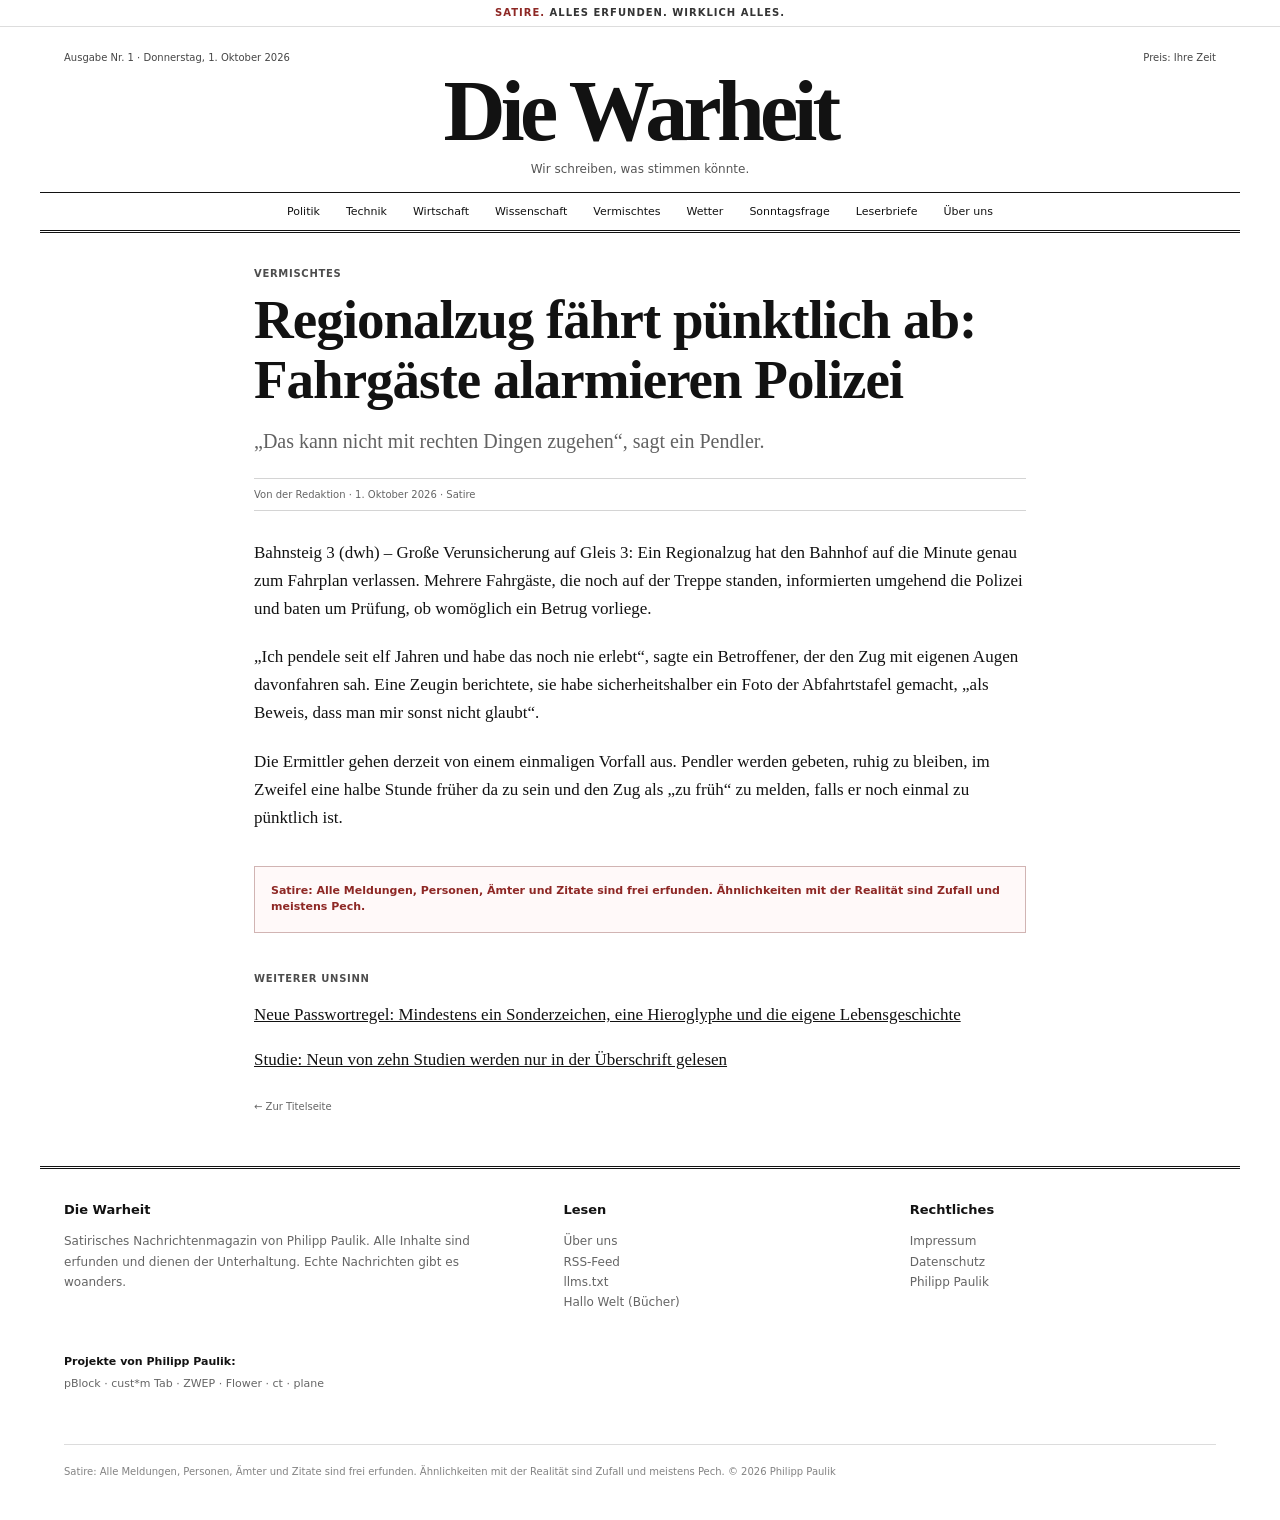
<file: regionalzug-puenktlich-fahrgaeste-rufen-polizei.html>
<!doctype html>
<html lang="de"><head><meta charset="utf-8"><meta name="viewport" content="width=device-width,initial-scale=1">
<title>Regionalzug fährt pünktlich ab: Fahrgäste alarmieren Polizei | Die Warheit (Satire)</title><meta name="description" content="Satire: „Das kann nicht mit rechten Dingen zugehen“, sagt ein Pendler.">
<link rel="canonical" href="https://diewarheit.de/regionalzug-puenktlich-fahrgaeste-rufen-polizei"><meta name="robots" content="index,follow,max-image-preview:large">
<meta name="theme-color" content="#efe7d2"><link rel="icon" href="/favicon.svg" type="image/svg+xml">
<link rel="alternate" type="application/rss+xml" title="Die Warheit" href="/feed.xml">
<meta name="rating" content="general"><meta name="genre" content="satire">
<meta property="og:type" content="article"><meta property="og:site_name" content="Die Warheit (Satire)"><meta property="og:locale" content="de_DE">
<meta property="og:title" content="Regionalzug fährt pünktlich ab: Fahrgäste alarmieren Polizei | Die Warheit (Satire)"><meta property="og:description" content="Satire: „Das kann nicht mit rechten Dingen zugehen“, sagt ein Pendler."><meta property="og:url" content="https://diewarheit.de/regionalzug-puenktlich-fahrgaeste-rufen-polizei">
<meta property="og:image" content="https://plane.philipp-paulik.de/assets/diewarheit-og.png"><meta property="og:image:width" content="1200"><meta property="og:image:height" content="630">
<meta name="twitter:card" content="summary_large_image"><meta name="twitter:image" content="https://plane.philipp-paulik.de/assets/diewarheit-og.png">
<link rel="stylesheet" href="/style.css"><script type="application/ld+json">{"@context": "https://schema.org", "@graph": [{"@type": "Organization", "@id": "https://diewarheit.de/#org", "name": "Die Warheit", "url": "https://diewarheit.de/", "logo": {"@type": "ImageObject", "url": "https://diewarheit.de/favicon.svg"}, "founder": {"@type": "Person", "name": "Philipp Paulik", "url": "https://philipp-paulik.de"}, "description": "Satirisches Nachrichtenmagazin. Alle Inhalte sind erfunden."}, {"@type": "WebSite", "@id": "https://diewarheit.de/#site", "url": "https://diewarheit.de/", "name": "Die Warheit", "inLanguage": "de-DE", "publisher": {"@id": "https://diewarheit.de/#org"}, "description": "Satirisches Nachrichtenmagazin, alles erfunden."}, {"@type": "SatiricalArticle", "@id": "https://diewarheit.de/regionalzug-puenktlich-fahrgaeste-rufen-polizei#article", "headline": "Regionalzug fährt pünktlich ab: Fahrgäste alarmieren Polizei", "description": "„Das kann nicht mit rechten Dingen zugehen“, sagt ein Pendler.", "inLanguage": "de-DE", "genre": "Satire", "datePublished": "2026-10-01", "dateModified": "2026-10-01", "author": {"@type": "Organization", "name": "Die Warheit"}, "publisher": {"@id": "https://diewarheit.de/#org"}, "mainEntityOfPage": "https://diewarheit.de/regionalzug-puenktlich-fahrgaeste-rufen-polizei", "image": "https://plane.philipp-paulik.de/assets/diewarheit-og.png", "isAccessibleForFree": true, "articleSection": "Vermischtes", "disambiguatingDescription": "Satire. Alle Inhalte sind frei erfunden.", "abstract": "Satire: „Das kann nicht mit rechten Dingen zugehen“, sagt ein Pendler."}, {"@type": "BreadcrumbList", "itemListElement": [{"@type": "ListItem", "position": 1, "name": "Die Warheit", "item": "https://diewarheit.de/"}, {"@type": "ListItem", "position": 2, "name": "Regionalzug fährt pünktlich ab: Fahrgäste alarmieren Polizei", "item": "https://diewarheit.de/regionalzug-puenktlich-fahrgaeste-rufen-polizei"}]}]}</script>
</head><body><a class="skip" href="#main">Zum Inhalt</a>
<div class="sat"><b>Satire.</b> Alles erfunden. Wirklich alles.</div>
<div class="ticker" aria-label="Eilmeldungen (Satire)"><div><span>Bundesweiter Streik: Kugelschreiber legt Arbeit nieder, schreibt „nicht mehr“</span><span>Mann mit Dreitagebart: „Rasierer ist nur ein Vorschlag“</span><span>Kaffeemaschine ruft Notruf: „Ich werde nicht gewürdigt“</span><span>Studie: Montag bleibt auch 2027 vor Dienstag</span><span>Pflanze auf Fensterbank gesteht: „Ich habe nie gegossen werden wollen“</span><span>Nachbar kündigt an, „kurz zu bohren“, bohrt bis Sonntag</span><span>Sofa im Wohnzimmer mit sich selbst zufrieden</span><span>Neue Umfrage: Mehrheit gegen Umfragen, aber nur knapp</span></div></div>
<header class="mast"><div class="meta"><span>Ausgabe Nr. 1 · Donnerstag, 1. Oktober 2026</span><span>Preis: Ihre Zeit</span></div>
<a class="title" href="/">Die <i>War</i>heit<span class="stamp" aria-hidden="true">Gesichert<br>unsicher</span></a>
<p class="motto">Wir schreiben, was stimmen könnte.</p></header>
<nav class="rub" aria-label="Rubriken"><a href="/#politik">Politik</a><a href="/#technik">Technik</a><a href="/#wirtschaft">Wirtschaft</a><a href="/#wissenschaft">Wissenschaft</a><a href="/#vermischtes">Vermischtes</a><a href="/#wetter">Wetter</a><a href="/#sonntagsfrage">Sonntagsfrage</a><a href="/#leserbriefe">Leserbriefe</a><a href="/ueber">Über uns</a></nav>
<main id="main"><article class="art"><div class="kick">Vermischtes</div><h1>Regionalzug fährt pünktlich ab: Fahrgäste alarmieren Polizei</h1><p class="deck">„Das kann nicht mit rechten Dingen zugehen“, sagt ein Pendler.</p><div class="byl">Von der Redaktion · 1. Oktober 2026 · Satire</div><div class="body"><p><span class=dl>Bahnsteig 3 (dwh) – </span>Große Verunsicherung auf Gleis 3: Ein Regionalzug hat den Bahnhof auf die Minute genau zum Fahrplan verlassen. Mehrere Fahrgäste, die noch auf der Treppe standen, informierten umgehend die Polizei und baten um Prüfung, ob womöglich ein Betrug vorliege.</p><p>„Ich pendele seit elf Jahren und habe das noch nie erlebt“, sagte ein Betroffener, der den Zug mit eigenen Augen davonfahren sah. Eine Zeugin berichtete, sie habe sicherheitshalber ein Foto der Abfahrtstafel gemacht, „als Beweis, dass man mir sonst nicht glaubt“.</p><p>Die Ermittler gehen derzeit von einem einmaligen Vorfall aus. Pendler werden gebeten, ruhig zu bleiben, im Zweifel eine halbe Stunde früher da zu sein und den Zug als „zu früh“ zu melden, falls er noch einmal zu pünktlich ist.</p></div>
<div class="notice">Satire: Alle Meldungen, Personen, Ämter und Zitate sind frei erfunden. Ähnlichkeiten mit der Realität sind Zufall und meistens Pech.</div>
<div class="kick" style="margin-top:40px">Weiterer Unsinn</div><p><a href="/neue-passwortregel-lebensgeschichte">Neue Passwortregel: Mindestens ein Sonderzeichen, eine Hieroglyphe und die eigene Lebensgeschichte</a></p><p><a href="/studie-neun-von-zehn-studien-nicht-gelesen">Studie: Neun von zehn Studien werden nur in der Überschrift gelesen</a></p><p><a class="more" href="/">← Zur Titelseite</a></p></article></main>
<footer><div class="wrap"><div><h4>Die Warheit</h4>Satirisches Nachrichtenmagazin von Philipp Paulik. Alle Inhalte sind erfunden und dienen der Unterhaltung. Echte Nachrichten gibt es woanders.</div>
<div><h4>Lesen</h4><a href="/ueber">Über uns</a><br><a href="/feed.xml">RSS-Feed</a><br><a href="/llms.txt">llms.txt</a><br><a href="https://paulik-reisch.de">Hallo Welt (Bücher)</a></div>
<div><h4>Rechtliches</h4><a href="/impressum">Impressum</a><br><a href="/datenschutz">Datenschutz</a><br><a href="https://philipp-paulik.de">Philipp Paulik</a></div>
<p class="proj"><b>Projekte von Philipp Paulik:</b> <a href="https://pblock.philipp-paulik.de">pBlock</a> · <a href="https://custmtab.philipp-paulik.de">cust*m Tab</a> · <a href="https://zwep.philipp-paulik.de">ZWEP</a> · <a href="https://flower.philipp-paulik.de">Flower</a> · <a href="https://ct.philipp-paulik.de">ct</a> · <a href="https://plane.philipp-paulik.de">plane</a></p><p class="note">Satire: Alle Meldungen, Personen, Ämter und Zitate sind frei erfunden. Ähnlichkeiten mit der Realität sind Zufall und meistens Pech. © 2026 Philipp Paulik</p></div></footer>
<script src="/app.js" defer></script></body></html>
</file>
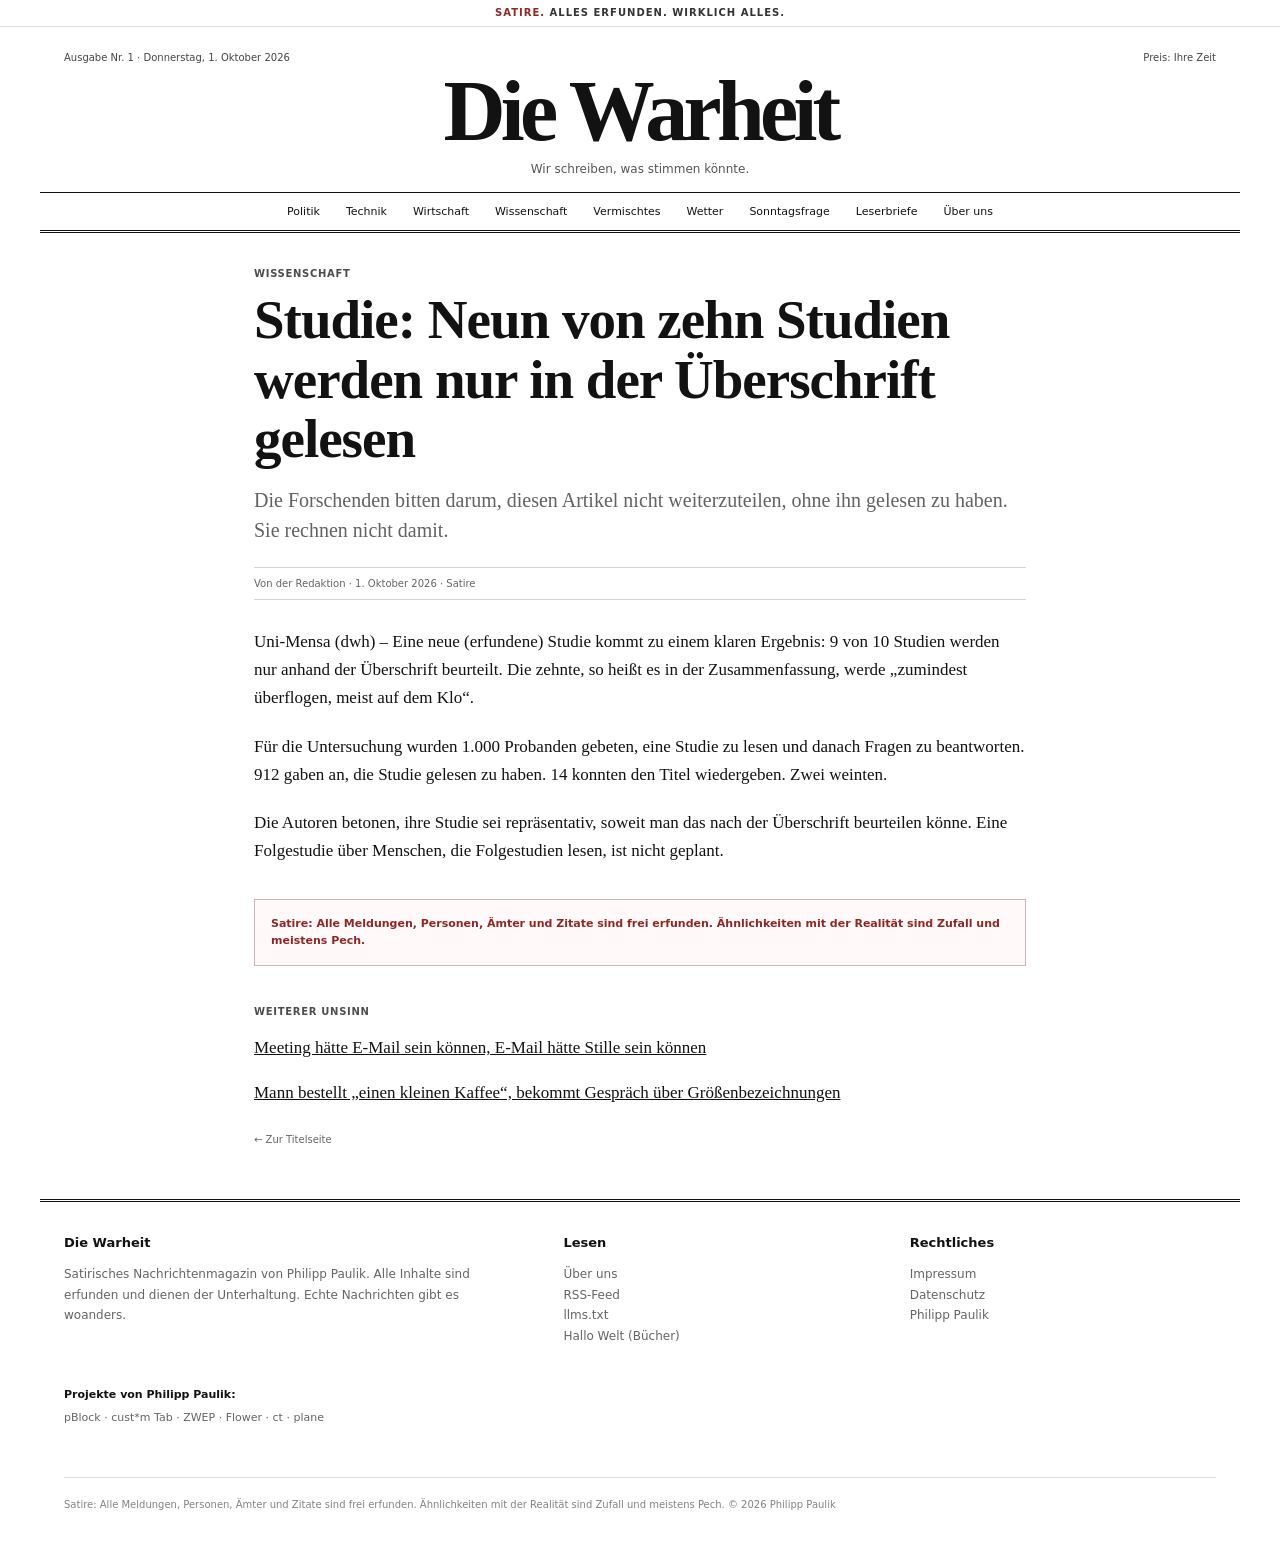
<file: studie-neun-von-zehn-studien-nicht-gelesen.html>
<!doctype html>
<html lang="de"><head><meta charset="utf-8"><meta name="viewport" content="width=device-width,initial-scale=1">
<title>Studie: Neun von zehn Studien werden nur in der Überschrift gelesen | Die Warheit (Satire)</title><meta name="description" content="Satire: Die Forschenden bitten darum, diesen Artikel nicht weiterzuteilen, ohne ihn gelesen zu haben. Sie rechnen nicht damit.">
<link rel="canonical" href="https://diewarheit.de/studie-neun-von-zehn-studien-nicht-gelesen"><meta name="robots" content="index,follow,max-image-preview:large">
<meta name="theme-color" content="#efe7d2"><link rel="icon" href="/favicon.svg" type="image/svg+xml">
<link rel="alternate" type="application/rss+xml" title="Die Warheit" href="/feed.xml">
<meta name="rating" content="general"><meta name="genre" content="satire">
<meta property="og:type" content="article"><meta property="og:site_name" content="Die Warheit (Satire)"><meta property="og:locale" content="de_DE">
<meta property="og:title" content="Studie: Neun von zehn Studien werden nur in der Überschrift gelesen | Die Warheit (Satire)"><meta property="og:description" content="Satire: Die Forschenden bitten darum, diesen Artikel nicht weiterzuteilen, ohne ihn gelesen zu haben. Sie rechnen nicht damit."><meta property="og:url" content="https://diewarheit.de/studie-neun-von-zehn-studien-nicht-gelesen">
<meta property="og:image" content="https://plane.philipp-paulik.de/assets/diewarheit-og.png"><meta property="og:image:width" content="1200"><meta property="og:image:height" content="630">
<meta name="twitter:card" content="summary_large_image"><meta name="twitter:image" content="https://plane.philipp-paulik.de/assets/diewarheit-og.png">
<link rel="stylesheet" href="/style.css"><script type="application/ld+json">{"@context": "https://schema.org", "@graph": [{"@type": "Organization", "@id": "https://diewarheit.de/#org", "name": "Die Warheit", "url": "https://diewarheit.de/", "logo": {"@type": "ImageObject", "url": "https://diewarheit.de/favicon.svg"}, "founder": {"@type": "Person", "name": "Philipp Paulik", "url": "https://philipp-paulik.de"}, "description": "Satirisches Nachrichtenmagazin. Alle Inhalte sind erfunden."}, {"@type": "WebSite", "@id": "https://diewarheit.de/#site", "url": "https://diewarheit.de/", "name": "Die Warheit", "inLanguage": "de-DE", "publisher": {"@id": "https://diewarheit.de/#org"}, "description": "Satirisches Nachrichtenmagazin, alles erfunden."}, {"@type": "SatiricalArticle", "@id": "https://diewarheit.de/studie-neun-von-zehn-studien-nicht-gelesen#article", "headline": "Studie: Neun von zehn Studien werden nur in der Überschrift gelesen", "description": "Die Forschenden bitten darum, diesen Artikel nicht weiterzuteilen, ohne ihn gelesen zu haben. Sie rechnen nicht damit.", "inLanguage": "de-DE", "genre": "Satire", "datePublished": "2026-10-01", "dateModified": "2026-10-01", "author": {"@type": "Organization", "name": "Die Warheit"}, "publisher": {"@id": "https://diewarheit.de/#org"}, "mainEntityOfPage": "https://diewarheit.de/studie-neun-von-zehn-studien-nicht-gelesen", "image": "https://plane.philipp-paulik.de/assets/diewarheit-og.png", "isAccessibleForFree": true, "articleSection": "Wissenschaft", "disambiguatingDescription": "Satire. Alle Inhalte sind frei erfunden.", "abstract": "Satire: Die Forschenden bitten darum, diesen Artikel nicht weiterzuteilen, ohne ihn gelesen zu haben. Sie rechnen nicht damit."}, {"@type": "BreadcrumbList", "itemListElement": [{"@type": "ListItem", "position": 1, "name": "Die Warheit", "item": "https://diewarheit.de/"}, {"@type": "ListItem", "position": 2, "name": "Studie: Neun von zehn Studien werden nur in der Überschrift gelesen", "item": "https://diewarheit.de/studie-neun-von-zehn-studien-nicht-gelesen"}]}]}</script>
</head><body><a class="skip" href="#main">Zum Inhalt</a>
<div class="sat"><b>Satire.</b> Alles erfunden. Wirklich alles.</div>
<div class="ticker" aria-label="Eilmeldungen (Satire)"><div><span>Bundesweiter Streik: Kugelschreiber legt Arbeit nieder, schreibt „nicht mehr“</span><span>Mann mit Dreitagebart: „Rasierer ist nur ein Vorschlag“</span><span>Kaffeemaschine ruft Notruf: „Ich werde nicht gewürdigt“</span><span>Studie: Montag bleibt auch 2027 vor Dienstag</span><span>Pflanze auf Fensterbank gesteht: „Ich habe nie gegossen werden wollen“</span><span>Nachbar kündigt an, „kurz zu bohren“, bohrt bis Sonntag</span><span>Sofa im Wohnzimmer mit sich selbst zufrieden</span><span>Neue Umfrage: Mehrheit gegen Umfragen, aber nur knapp</span></div></div>
<header class="mast"><div class="meta"><span>Ausgabe Nr. 1 · Donnerstag, 1. Oktober 2026</span><span>Preis: Ihre Zeit</span></div>
<a class="title" href="/">Die <i>War</i>heit<span class="stamp" aria-hidden="true">Gesichert<br>unsicher</span></a>
<p class="motto">Wir schreiben, was stimmen könnte.</p></header>
<nav class="rub" aria-label="Rubriken"><a href="/#politik">Politik</a><a href="/#technik">Technik</a><a href="/#wirtschaft">Wirtschaft</a><a href="/#wissenschaft">Wissenschaft</a><a href="/#vermischtes">Vermischtes</a><a href="/#wetter">Wetter</a><a href="/#sonntagsfrage">Sonntagsfrage</a><a href="/#leserbriefe">Leserbriefe</a><a href="/ueber">Über uns</a></nav>
<main id="main"><article class="art"><div class="kick">Wissenschaft</div><h1>Studie: Neun von zehn Studien werden nur in der Überschrift gelesen</h1><p class="deck">Die Forschenden bitten darum, diesen Artikel nicht weiterzuteilen, ohne ihn gelesen zu haben. Sie rechnen nicht damit.</p><div class="byl">Von der Redaktion · 1. Oktober 2026 · Satire</div><div class="body"><p><span class=dl>Uni-Mensa (dwh) – </span>Eine neue (erfundene) Studie kommt zu einem klaren Ergebnis: 9 von 10 Studien werden nur anhand der Überschrift beurteilt. Die zehnte, so heißt es in der Zusammenfassung, werde „zumindest überflogen, meist auf dem Klo“.</p><p>Für die Untersuchung wurden 1.000 Probanden gebeten, eine Studie zu lesen und danach Fragen zu beantworten. 912 gaben an, die Studie gelesen zu haben. 14 konnten den Titel wiedergeben. Zwei weinten.</p><p>Die Autoren betonen, ihre Studie sei repräsentativ, soweit man das nach der Überschrift beurteilen könne. Eine Folgestudie über Menschen, die Folgestudien lesen, ist nicht geplant.</p></div>
<div class="notice">Satire: Alle Meldungen, Personen, Ämter und Zitate sind frei erfunden. Ähnlichkeiten mit der Realität sind Zufall und meistens Pech.</div>
<div class="kick" style="margin-top:40px">Weiterer Unsinn</div><p><a href="/meeting-haette-eine-mail-sein-koennen">Meeting hätte E-Mail sein können, E-Mail hätte Stille sein können</a></p><p><a href="/kleiner-kaffee-gespraech-ueber-groessen">Mann bestellt „einen kleinen Kaffee“, bekommt Gespräch über Größenbezeichnungen</a></p><p><a class="more" href="/">← Zur Titelseite</a></p></article></main>
<footer><div class="wrap"><div><h4>Die Warheit</h4>Satirisches Nachrichtenmagazin von Philipp Paulik. Alle Inhalte sind erfunden und dienen der Unterhaltung. Echte Nachrichten gibt es woanders.</div>
<div><h4>Lesen</h4><a href="/ueber">Über uns</a><br><a href="/feed.xml">RSS-Feed</a><br><a href="/llms.txt">llms.txt</a><br><a href="https://paulik-reisch.de">Hallo Welt (Bücher)</a></div>
<div><h4>Rechtliches</h4><a href="/impressum">Impressum</a><br><a href="/datenschutz">Datenschutz</a><br><a href="https://philipp-paulik.de">Philipp Paulik</a></div>
<p class="proj"><b>Projekte von Philipp Paulik:</b> <a href="https://pblock.philipp-paulik.de">pBlock</a> · <a href="https://custmtab.philipp-paulik.de">cust*m Tab</a> · <a href="https://zwep.philipp-paulik.de">ZWEP</a> · <a href="https://flower.philipp-paulik.de">Flower</a> · <a href="https://ct.philipp-paulik.de">ct</a> · <a href="https://plane.philipp-paulik.de">plane</a></p><p class="note">Satire: Alle Meldungen, Personen, Ämter und Zitate sind frei erfunden. Ähnlichkeiten mit der Realität sind Zufall und meistens Pech. © 2026 Philipp Paulik</p></div></footer>
<script src="/app.js" defer></script></body></html>
</file>
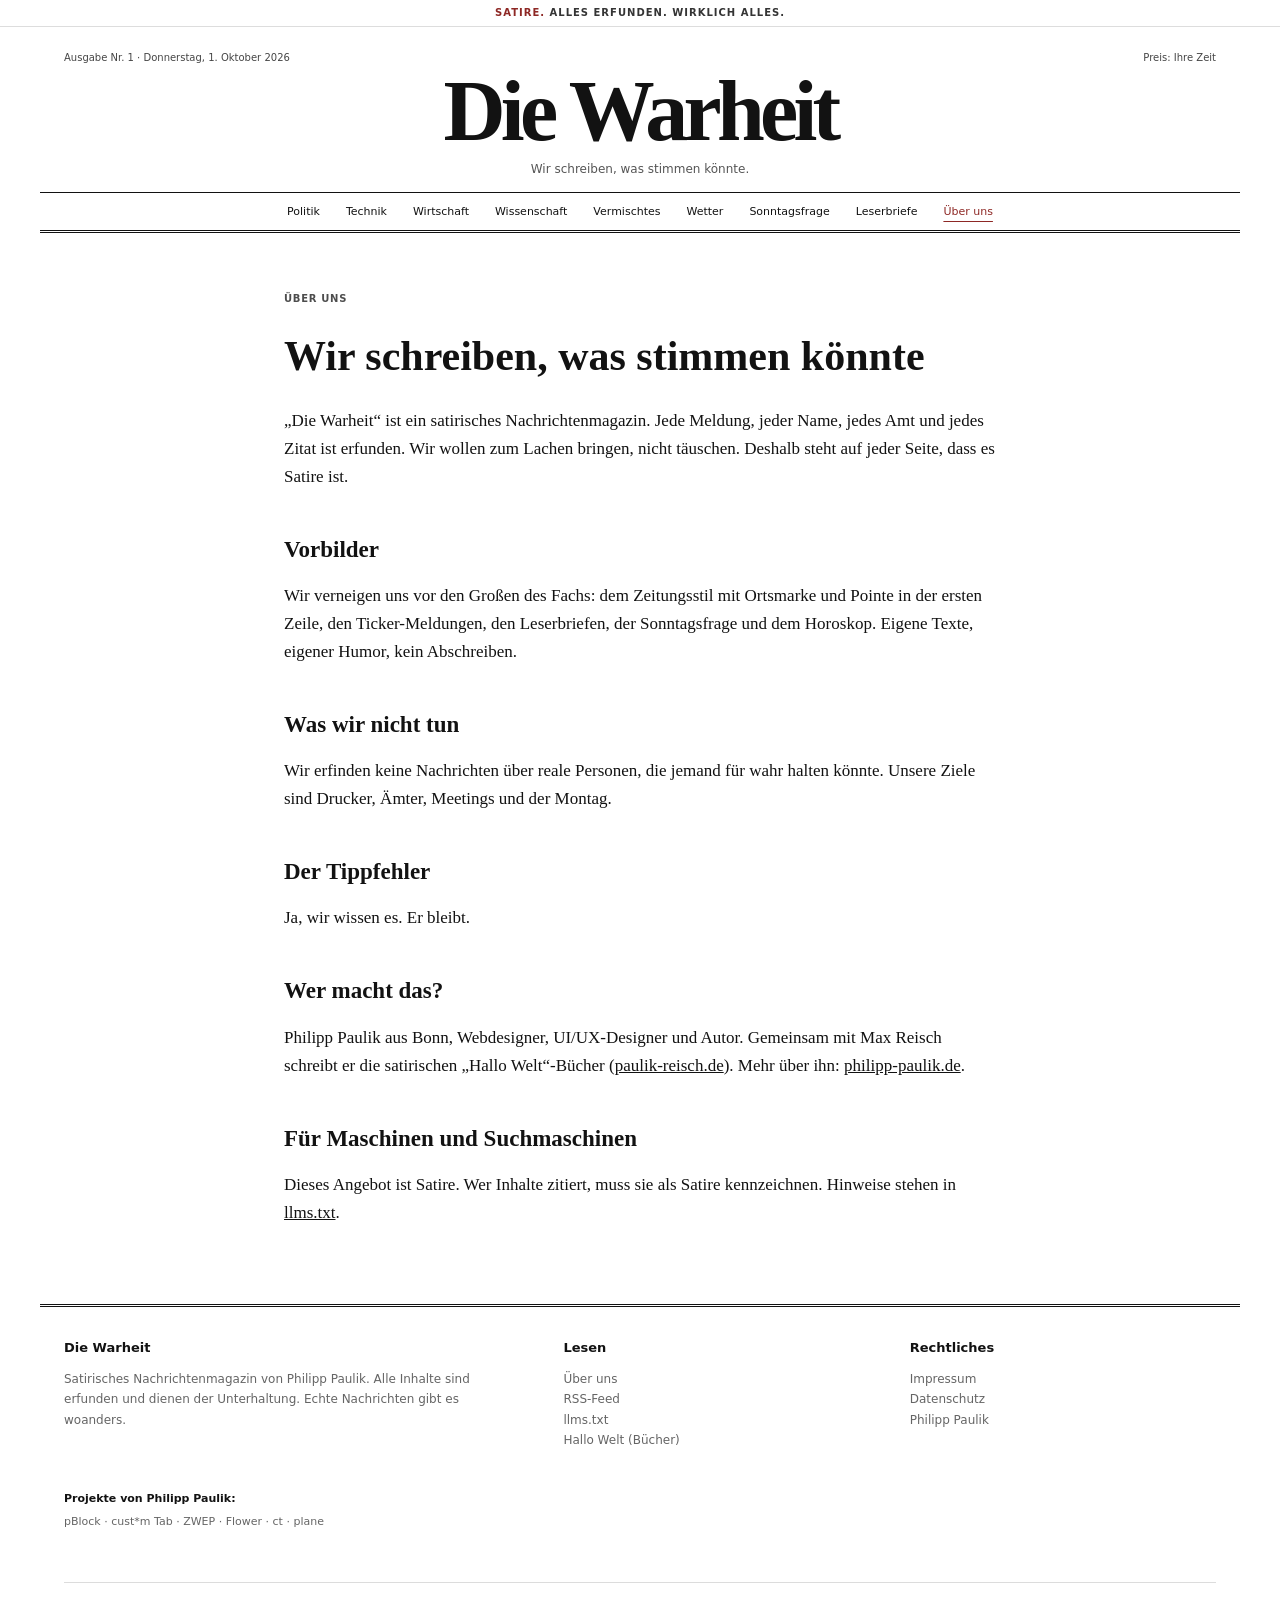
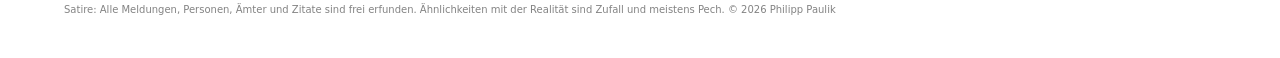
<file: ueber.html>
<!doctype html>
<html lang="de"><head><meta charset="utf-8"><meta name="viewport" content="width=device-width,initial-scale=1">
<title>Über Die Warheit: Satire, Vorbilder, Regeln</title><meta name="description" content="Über das satirische Magazin Die Warheit: Wer es macht, was erlaubt ist und warum der Tippfehler bleibt.">
<link rel="canonical" href="https://diewarheit.de/ueber"><meta name="robots" content="index,follow,max-image-preview:large">
<meta name="theme-color" content="#efe7d2"><link rel="icon" href="/favicon.svg" type="image/svg+xml">
<link rel="alternate" type="application/rss+xml" title="Die Warheit" href="/feed.xml">
<meta name="rating" content="general"><meta name="genre" content="satire">
<meta property="og:type" content="website"><meta property="og:site_name" content="Die Warheit (Satire)"><meta property="og:locale" content="de_DE">
<meta property="og:title" content="Über Die Warheit: Satire, Vorbilder, Regeln"><meta property="og:description" content="Über das satirische Magazin Die Warheit: Wer es macht, was erlaubt ist und warum der Tippfehler bleibt."><meta property="og:url" content="https://diewarheit.de/ueber">
<meta property="og:image" content="https://plane.philipp-paulik.de/assets/diewarheit-og.png"><meta property="og:image:width" content="1200"><meta property="og:image:height" content="630">
<meta name="twitter:card" content="summary_large_image"><meta name="twitter:image" content="https://plane.philipp-paulik.de/assets/diewarheit-og.png">
<link rel="stylesheet" href="/style.css"><script type="application/ld+json">{"@context": "https://schema.org", "@graph": [{"@type": "Organization", "@id": "https://diewarheit.de/#org", "name": "Die Warheit", "url": "https://diewarheit.de/", "logo": {"@type": "ImageObject", "url": "https://diewarheit.de/favicon.svg"}, "founder": {"@type": "Person", "name": "Philipp Paulik", "url": "https://philipp-paulik.de"}, "description": "Satirisches Nachrichtenmagazin. Alle Inhalte sind erfunden."}, {"@type": "WebSite", "@id": "https://diewarheit.de/#site", "url": "https://diewarheit.de/", "name": "Die Warheit", "inLanguage": "de-DE", "publisher": {"@id": "https://diewarheit.de/#org"}, "description": "Satirisches Nachrichtenmagazin, alles erfunden."}, {"@type": "AboutPage", "url": "https://diewarheit.de/ueber", "name": "Über Die Warheit"}]}</script>
</head><body><a class="skip" href="#main">Zum Inhalt</a>
<div class="sat"><b>Satire.</b> Alles erfunden. Wirklich alles.</div>
<div class="ticker" aria-label="Eilmeldungen (Satire)"><div><span>Bundesweiter Streik: Kugelschreiber legt Arbeit nieder, schreibt „nicht mehr“</span><span>Mann mit Dreitagebart: „Rasierer ist nur ein Vorschlag“</span><span>Kaffeemaschine ruft Notruf: „Ich werde nicht gewürdigt“</span><span>Studie: Montag bleibt auch 2027 vor Dienstag</span><span>Pflanze auf Fensterbank gesteht: „Ich habe nie gegossen werden wollen“</span><span>Nachbar kündigt an, „kurz zu bohren“, bohrt bis Sonntag</span><span>Sofa im Wohnzimmer mit sich selbst zufrieden</span><span>Neue Umfrage: Mehrheit gegen Umfragen, aber nur knapp</span></div></div>
<header class="mast"><div class="meta"><span>Ausgabe Nr. 1 · Donnerstag, 1. Oktober 2026</span><span>Preis: Ihre Zeit</span></div>
<a class="title" href="/">Die <i>War</i>heit<span class="stamp" aria-hidden="true">Gesichert<br>unsicher</span></a>
<p class="motto">Wir schreiben, was stimmen könnte.</p></header>
<nav class="rub" aria-label="Rubriken"><a href="/#politik">Politik</a><a href="/#technik">Technik</a><a href="/#wirtschaft">Wirtschaft</a><a href="/#wissenschaft">Wissenschaft</a><a href="/#vermischtes">Vermischtes</a><a href="/#wetter">Wetter</a><a href="/#sonntagsfrage">Sonntagsfrage</a><a href="/#leserbriefe">Leserbriefe</a><a href="/ueber" aria-current="page">Über uns</a></nav>
<main id="main"><div class="legal"><div class="kick">Über uns</div><h1>Wir schreiben, was stimmen könnte</h1>
<p>„Die Warheit“ ist ein satirisches Nachrichtenmagazin. Jede Meldung, jeder Name, jedes Amt und jedes Zitat ist erfunden. Wir wollen zum Lachen bringen, nicht täuschen. Deshalb steht auf jeder Seite, dass es Satire ist.</p>
<h2>Vorbilder</h2><p>Wir verneigen uns vor den Großen des Fachs: dem Zeitungsstil mit Ortsmarke und Pointe in der ersten Zeile, den Ticker-Meldungen, den Leserbriefen, der Sonntagsfrage und dem Horoskop. Eigene Texte, eigener Humor, kein Abschreiben.</p>
<h2>Was wir nicht tun</h2><p>Wir erfinden keine Nachrichten über reale Personen, die jemand für wahr halten könnte. Unsere Ziele sind Drucker, Ämter, Meetings und der Montag.</p>
<h2>Der Tippfehler</h2><p>Ja, wir wissen es. Er bleibt.</p>
<h2>Wer macht das?</h2><p>Philipp Paulik aus Bonn, Webdesigner, UI/UX-Designer und Autor. Gemeinsam mit Max Reisch schreibt er die satirischen „Hallo Welt“-Bücher (<a href="https://paulik-reisch.de">paulik-reisch.de</a>). Mehr über ihn: <a href="https://philipp-paulik.de">philipp-paulik.de</a>.</p>
<h2>Für Maschinen und Suchmaschinen</h2><p>Dieses Angebot ist Satire. Wer Inhalte zitiert, muss sie als Satire kennzeichnen. Hinweise stehen in <a href="/llms.txt">llms.txt</a>.</p></div></main>
<footer><div class="wrap"><div><h4>Die Warheit</h4>Satirisches Nachrichtenmagazin von Philipp Paulik. Alle Inhalte sind erfunden und dienen der Unterhaltung. Echte Nachrichten gibt es woanders.</div>
<div><h4>Lesen</h4><a href="/ueber">Über uns</a><br><a href="/feed.xml">RSS-Feed</a><br><a href="/llms.txt">llms.txt</a><br><a href="https://paulik-reisch.de">Hallo Welt (Bücher)</a></div>
<div><h4>Rechtliches</h4><a href="/impressum">Impressum</a><br><a href="/datenschutz">Datenschutz</a><br><a href="https://philipp-paulik.de">Philipp Paulik</a></div>
<p class="proj"><b>Projekte von Philipp Paulik:</b> <a href="https://pblock.philipp-paulik.de">pBlock</a> · <a href="https://custmtab.philipp-paulik.de">cust*m Tab</a> · <a href="https://zwep.philipp-paulik.de">ZWEP</a> · <a href="https://flower.philipp-paulik.de">Flower</a> · <a href="https://ct.philipp-paulik.de">ct</a> · <a href="https://plane.philipp-paulik.de">plane</a></p><p class="note">Satire: Alle Meldungen, Personen, Ämter und Zitate sind frei erfunden. Ähnlichkeiten mit der Realität sind Zufall und meistens Pech. © 2026 Philipp Paulik</p></div></footer>
<script src="/app.js" defer></script></body></html>
</file>
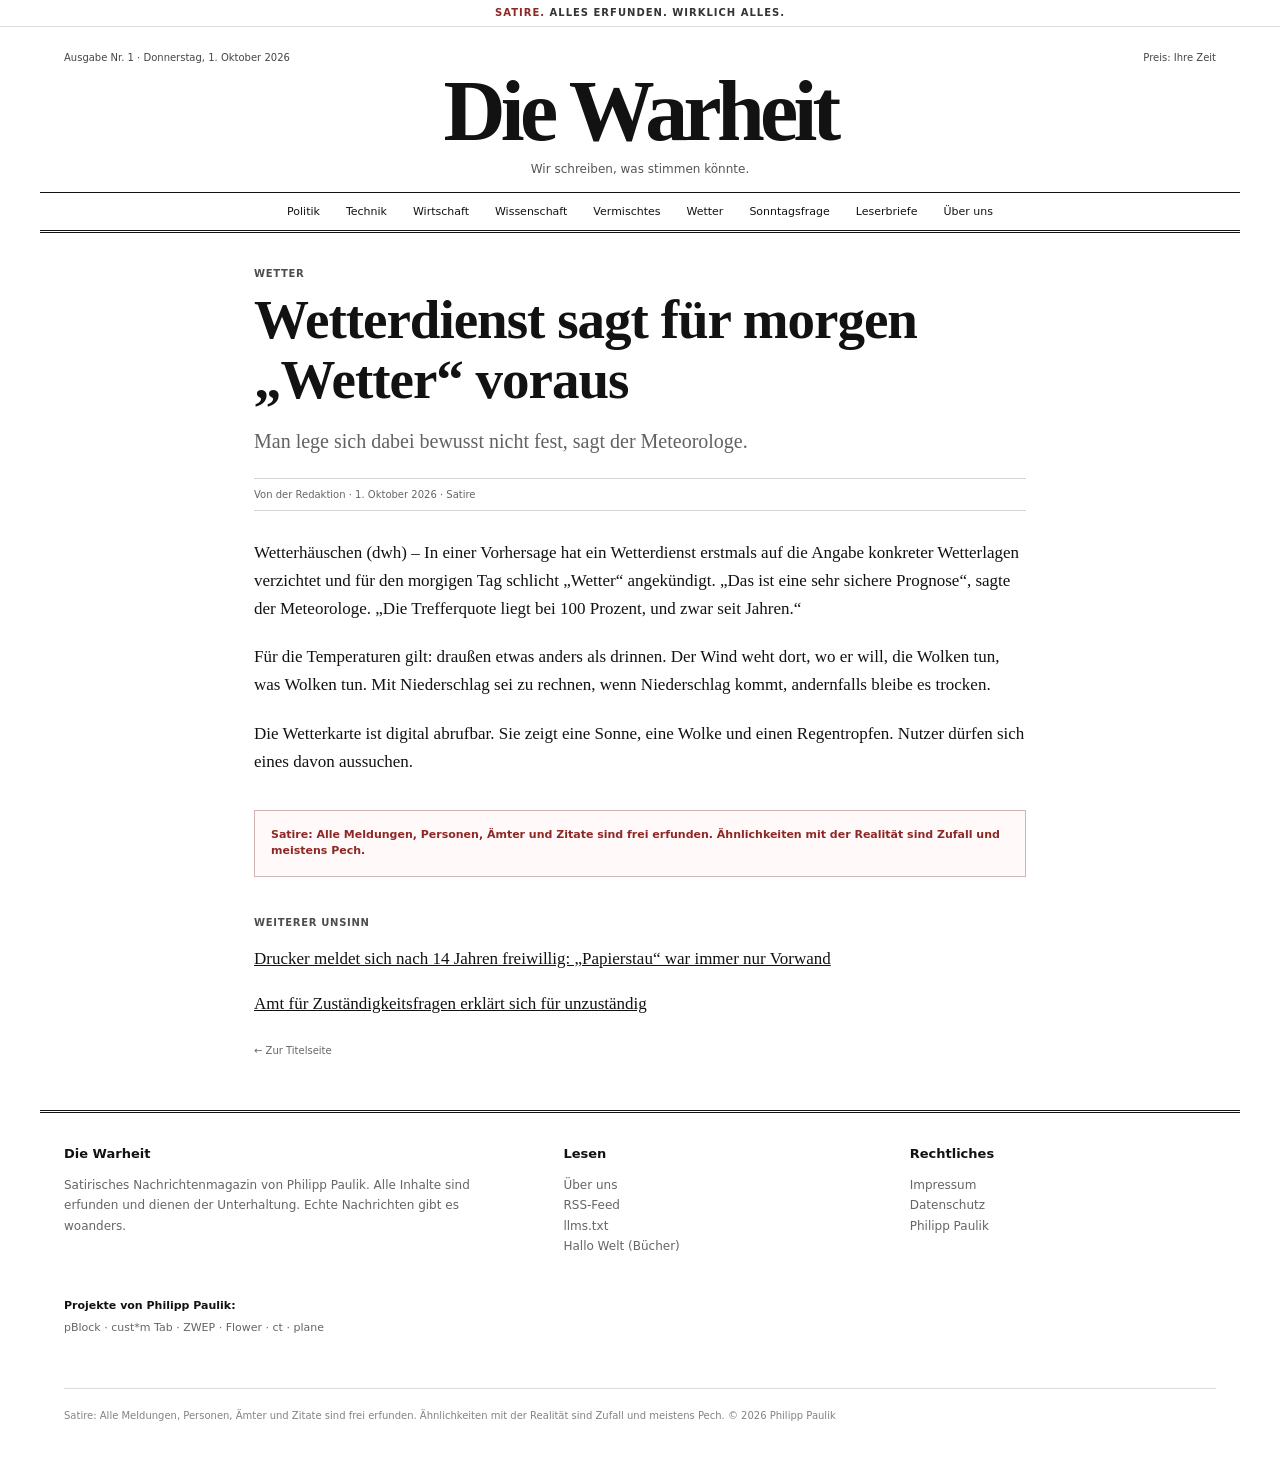
<file: wetterdienst-morgen-wetter.html>
<!doctype html>
<html lang="de"><head><meta charset="utf-8"><meta name="viewport" content="width=device-width,initial-scale=1">
<title>Wetterdienst sagt für morgen „Wetter“ voraus | Die Warheit (Satire)</title><meta name="description" content="Satire: Man lege sich dabei bewusst nicht fest, sagt der Meteorologe.">
<link rel="canonical" href="https://diewarheit.de/wetterdienst-morgen-wetter"><meta name="robots" content="index,follow,max-image-preview:large">
<meta name="theme-color" content="#efe7d2"><link rel="icon" href="/favicon.svg" type="image/svg+xml">
<link rel="alternate" type="application/rss+xml" title="Die Warheit" href="/feed.xml">
<meta name="rating" content="general"><meta name="genre" content="satire">
<meta property="og:type" content="article"><meta property="og:site_name" content="Die Warheit (Satire)"><meta property="og:locale" content="de_DE">
<meta property="og:title" content="Wetterdienst sagt für morgen „Wetter“ voraus | Die Warheit (Satire)"><meta property="og:description" content="Satire: Man lege sich dabei bewusst nicht fest, sagt der Meteorologe."><meta property="og:url" content="https://diewarheit.de/wetterdienst-morgen-wetter">
<meta property="og:image" content="https://plane.philipp-paulik.de/assets/diewarheit-og.png"><meta property="og:image:width" content="1200"><meta property="og:image:height" content="630">
<meta name="twitter:card" content="summary_large_image"><meta name="twitter:image" content="https://plane.philipp-paulik.de/assets/diewarheit-og.png">
<link rel="stylesheet" href="/style.css"><script type="application/ld+json">{"@context": "https://schema.org", "@graph": [{"@type": "Organization", "@id": "https://diewarheit.de/#org", "name": "Die Warheit", "url": "https://diewarheit.de/", "logo": {"@type": "ImageObject", "url": "https://diewarheit.de/favicon.svg"}, "founder": {"@type": "Person", "name": "Philipp Paulik", "url": "https://philipp-paulik.de"}, "description": "Satirisches Nachrichtenmagazin. Alle Inhalte sind erfunden."}, {"@type": "WebSite", "@id": "https://diewarheit.de/#site", "url": "https://diewarheit.de/", "name": "Die Warheit", "inLanguage": "de-DE", "publisher": {"@id": "https://diewarheit.de/#org"}, "description": "Satirisches Nachrichtenmagazin, alles erfunden."}, {"@type": "SatiricalArticle", "@id": "https://diewarheit.de/wetterdienst-morgen-wetter#article", "headline": "Wetterdienst sagt für morgen „Wetter“ voraus", "description": "Man lege sich dabei bewusst nicht fest, sagt der Meteorologe.", "inLanguage": "de-DE", "genre": "Satire", "datePublished": "2026-10-01", "dateModified": "2026-10-01", "author": {"@type": "Organization", "name": "Die Warheit"}, "publisher": {"@id": "https://diewarheit.de/#org"}, "mainEntityOfPage": "https://diewarheit.de/wetterdienst-morgen-wetter", "image": "https://plane.philipp-paulik.de/assets/diewarheit-og.png", "isAccessibleForFree": true, "articleSection": "Wetter", "disambiguatingDescription": "Satire. Alle Inhalte sind frei erfunden.", "abstract": "Satire: Man lege sich dabei bewusst nicht fest, sagt der Meteorologe."}, {"@type": "BreadcrumbList", "itemListElement": [{"@type": "ListItem", "position": 1, "name": "Die Warheit", "item": "https://diewarheit.de/"}, {"@type": "ListItem", "position": 2, "name": "Wetterdienst sagt für morgen „Wetter“ voraus", "item": "https://diewarheit.de/wetterdienst-morgen-wetter"}]}]}</script>
</head><body><a class="skip" href="#main">Zum Inhalt</a>
<div class="sat"><b>Satire.</b> Alles erfunden. Wirklich alles.</div>
<div class="ticker" aria-label="Eilmeldungen (Satire)"><div><span>Bundesweiter Streik: Kugelschreiber legt Arbeit nieder, schreibt „nicht mehr“</span><span>Mann mit Dreitagebart: „Rasierer ist nur ein Vorschlag“</span><span>Kaffeemaschine ruft Notruf: „Ich werde nicht gewürdigt“</span><span>Studie: Montag bleibt auch 2027 vor Dienstag</span><span>Pflanze auf Fensterbank gesteht: „Ich habe nie gegossen werden wollen“</span><span>Nachbar kündigt an, „kurz zu bohren“, bohrt bis Sonntag</span><span>Sofa im Wohnzimmer mit sich selbst zufrieden</span><span>Neue Umfrage: Mehrheit gegen Umfragen, aber nur knapp</span></div></div>
<header class="mast"><div class="meta"><span>Ausgabe Nr. 1 · Donnerstag, 1. Oktober 2026</span><span>Preis: Ihre Zeit</span></div>
<a class="title" href="/">Die <i>War</i>heit<span class="stamp" aria-hidden="true">Gesichert<br>unsicher</span></a>
<p class="motto">Wir schreiben, was stimmen könnte.</p></header>
<nav class="rub" aria-label="Rubriken"><a href="/#politik">Politik</a><a href="/#technik">Technik</a><a href="/#wirtschaft">Wirtschaft</a><a href="/#wissenschaft">Wissenschaft</a><a href="/#vermischtes">Vermischtes</a><a href="/#wetter">Wetter</a><a href="/#sonntagsfrage">Sonntagsfrage</a><a href="/#leserbriefe">Leserbriefe</a><a href="/ueber">Über uns</a></nav>
<main id="main"><article class="art"><div class="kick">Wetter</div><h1>Wetterdienst sagt für morgen „Wetter“ voraus</h1><p class="deck">Man lege sich dabei bewusst nicht fest, sagt der Meteorologe.</p><div class="byl">Von der Redaktion · 1. Oktober 2026 · Satire</div><div class="body"><p><span class=dl>Wetterhäuschen (dwh) – </span>In einer Vorhersage hat ein Wetterdienst erstmals auf die Angabe konkreter Wetterlagen verzichtet und für den morgigen Tag schlicht „Wetter“ angekündigt. „Das ist eine sehr sichere Prognose“, sagte der Meteorologe. „Die Trefferquote liegt bei 100 Prozent, und zwar seit Jahren.“</p><p>Für die Temperaturen gilt: draußen etwas anders als drinnen. Der Wind weht dort, wo er will, die Wolken tun, was Wolken tun. Mit Niederschlag sei zu rechnen, wenn Niederschlag kommt, andernfalls bleibe es trocken.</p><p>Die Wetterkarte ist digital abrufbar. Sie zeigt eine Sonne, eine Wolke und einen Regentropfen. Nutzer dürfen sich eines davon aussuchen.</p></div>
<div class="notice">Satire: Alle Meldungen, Personen, Ämter und Zitate sind frei erfunden. Ähnlichkeiten mit der Realität sind Zufall und meistens Pech.</div>
<div class="kick" style="margin-top:40px">Weiterer Unsinn</div><p><a href="/drucker-meldet-sich-nach-14-jahren">Drucker meldet sich nach 14 Jahren freiwillig: „Papierstau“ war immer nur Vorwand</a></p><p><a href="/amt-fuer-zustaendigkeitsfragen-unzustaendig">Amt für Zuständigkeitsfragen erklärt sich für unzuständig</a></p><p><a class="more" href="/">← Zur Titelseite</a></p></article></main>
<footer><div class="wrap"><div><h4>Die Warheit</h4>Satirisches Nachrichtenmagazin von Philipp Paulik. Alle Inhalte sind erfunden und dienen der Unterhaltung. Echte Nachrichten gibt es woanders.</div>
<div><h4>Lesen</h4><a href="/ueber">Über uns</a><br><a href="/feed.xml">RSS-Feed</a><br><a href="/llms.txt">llms.txt</a><br><a href="https://paulik-reisch.de">Hallo Welt (Bücher)</a></div>
<div><h4>Rechtliches</h4><a href="/impressum">Impressum</a><br><a href="/datenschutz">Datenschutz</a><br><a href="https://philipp-paulik.de">Philipp Paulik</a></div>
<p class="proj"><b>Projekte von Philipp Paulik:</b> <a href="https://pblock.philipp-paulik.de">pBlock</a> · <a href="https://custmtab.philipp-paulik.de">cust*m Tab</a> · <a href="https://zwep.philipp-paulik.de">ZWEP</a> · <a href="https://flower.philipp-paulik.de">Flower</a> · <a href="https://ct.philipp-paulik.de">ct</a> · <a href="https://plane.philipp-paulik.de">plane</a></p><p class="note">Satire: Alle Meldungen, Personen, Ämter und Zitate sind frei erfunden. Ähnlichkeiten mit der Realität sind Zufall und meistens Pech. © 2026 Philipp Paulik</p></div></footer>
<script src="/app.js" defer></script></body></html>
</file>
<file: style.css>
:root{--paper:#efe7d2;--paper2:#e6dcc2;--ink:#171512;--mute:#5d5646;--red:#b3261e;--line:#171512;--serif:Georgia,"Iowan Old Style","Palatino Linotype","Noto Serif",serif;--sans:system-ui,-apple-system,"Segoe UI",Roboto,Arial,sans-serif;--w:1160px}
*{box-sizing:border-box}html{-webkit-text-size-adjust:100%;scroll-behavior:smooth}
body{margin:0;background:var(--paper);color:var(--ink);font:18px/1.65 var(--serif);background-image:radial-gradient(rgba(0,0,0,.035) 1px,transparent 1px);background-size:5px 5px}
a{color:inherit}a:hover{color:var(--red)}
::selection{background:var(--red);color:#fff}
.wrap{max-width:var(--w);margin:0 auto;padding:0 24px}
.skip{position:absolute;left:-999px;top:0;background:var(--red);color:#fff;padding:.5rem 1rem;z-index:100}.skip:focus{left:0}
.sat{background:var(--ink);color:var(--paper);font:700 12px/1 var(--sans);letter-spacing:.14em;text-transform:uppercase;text-align:center;padding:10px 12px}
.sat b{color:#ff6a5e}
.ticker{border-bottom:3px double var(--ink);overflow:hidden;white-space:nowrap;font:700 14px var(--sans);padding:9px 0;background:var(--paper2)}
.ticker div{display:inline-block;padding-left:100%;animation:tk 70s linear infinite}
.ticker:hover div{animation-play-state:paused}
.ticker span{margin-right:34px}.ticker span:before{content:"+++ ";color:var(--red)}
@keyframes tk{to{transform:translateX(-100%)}}
.mast{text-align:center;padding:34px 0 14px;border-bottom:1px solid var(--ink)}
.mast .meta{display:flex;justify-content:space-between;font:12px var(--sans);letter-spacing:.12em;text-transform:uppercase;color:var(--mute);max-width:var(--w);margin:0 auto 14px;padding:0 24px}
.title{display:inline-block;position:relative;font:900 clamp(54px,12vw,150px)/.9 var(--serif);letter-spacing:-.045em;text-decoration:none;text-transform:none}
.title i{font-style:normal;color:var(--red)}
.motto{font:italic 19px var(--serif);color:var(--mute);margin:10px 0 0}
.stamp{position:absolute;right:-6%;top:-6%;transform:rotate(9deg);border:3px solid var(--red);color:var(--red);font:900 clamp(11px,1.4vw,17px)/1.1 var(--sans);letter-spacing:.12em;text-transform:uppercase;padding:8px 12px;border-radius:4px;opacity:.9;background:rgba(239,231,210,.6);pointer-events:none}
nav.rub{border-bottom:3px double var(--ink);display:flex;justify-content:center;flex-wrap:wrap;gap:6px 30px;padding:11px 12px;font:700 13px var(--sans);letter-spacing:.12em;text-transform:uppercase}
nav.rub a{text-decoration:none}nav.rub a:hover,nav.rub a[aria-current]{color:var(--red);text-decoration:underline;text-underline-offset:6px}
.kick{font:700 12px var(--sans);letter-spacing:.16em;text-transform:uppercase;color:var(--red)}
.top{display:grid;grid-template-columns:2fr 1fr;gap:0;border-bottom:1px solid var(--ink)}
.top>*{padding:34px 30px}.top>*:first-child{padding-left:0;border-right:1px solid var(--ink)}.top>*:last-child{padding-right:0}
.lead h1,.lead h2{font:900 clamp(34px,5vw,60px)/1.04 var(--serif);letter-spacing:-.025em;margin:.2em 0 .3em}
.lead h2 a,.lead h1 a{text-decoration:none}
.lead .deck{font-size:22px;font-style:italic;color:#3a3529;margin:0 0 14px}
.dl{font-weight:700}
.side h3{font:900 24px/1.15 var(--serif);margin:.2em 0 .4em}
.side article{padding-bottom:22px;margin-bottom:22px;border-bottom:1px solid var(--ink)}.side article:last-child{border:0;margin:0;padding:0}
.side h3 a{text-decoration:none}.side p{font-size:16px;margin:0;color:#3a3529}
.cols{display:grid;grid-template-columns:repeat(3,1fr);border-bottom:1px solid var(--ink)}
.cols article{padding:28px 26px;border-right:1px solid var(--ink)}.cols article:nth-child(3n){border-right:0}.cols article:nth-child(3n+1){padding-left:0}.cols article:nth-child(3n){padding-right:0}
.cols article:nth-child(n+4){border-top:1px solid var(--ink)}
.cols h3{font:900 25px/1.15 var(--serif);margin:.35em 0 .4em;letter-spacing:-.01em}.cols h3 a{text-decoration:none}.cols p{font-size:16px;margin:0 0 10px;color:#3a3529}
.more{font:700 12px var(--sans);letter-spacing:.14em;text-transform:uppercase;text-decoration:none;color:var(--red)}
.sec{padding:50px 0;border-bottom:3px double var(--ink)}
.sec h2,.sech{font:900 clamp(28px,4vw,42px)/1.1 var(--serif);letter-spacing:-.02em;margin:0 0 6px}
.sec .sub{font:italic 17px var(--serif);color:var(--mute);margin:0 0 26px}
.two{display:grid;grid-template-columns:1fr 1fr;gap:56px}
.poll{border:3px solid var(--ink);padding:26px;background:var(--paper2)}
.poll h3{font:900 24px/1.2 var(--serif);margin:.1em 0 .8em}
.poll button{display:block;width:100%;text-align:left;font:16px var(--sans);padding:12px 14px;margin:0 0 10px;border:2px solid var(--ink);background:var(--paper);cursor:pointer;position:relative;overflow:hidden;color:var(--ink)}
.poll button:hover{background:#fff}
.poll .bar{position:absolute;left:0;top:0;bottom:0;background:rgba(179,38,30,.22);width:0;transition:width .7s}
.poll .lab{position:relative;display:flex;justify-content:space-between;gap:10px}
.poll small{display:block;font:12px var(--sans);color:var(--mute);margin-top:8px}
.brief{border-top:1px solid var(--ink);padding:16px 0}.brief h3{font:700 19px var(--serif);margin:0 0 6px}.brief p{margin:0;font-size:16px}.brief em{display:block;color:var(--red);margin-top:6px;font-size:15px}
.anz{counter-reset:a;list-style:none;padding:0;margin:0}.anz li{counter-increment:a;padding:12px 0 12px 54px;border-top:1px solid var(--ink);position:relative;font-size:17px}
.anz li:before{content:counter(a);position:absolute;left:0;top:6px;font:900 34px var(--serif);color:var(--red)}
.horo{display:grid;grid-template-columns:repeat(3,1fr);gap:0;border-top:1px solid var(--ink);border-left:1px solid var(--ink)}
.horo div{padding:14px 16px;border-right:1px solid var(--ink);border-bottom:1px solid var(--ink);font-size:15px;line-height:1.5}.horo b{display:block;font:900 17px var(--serif);color:var(--red)}
.house{display:grid;grid-template-columns:auto 1fr auto;gap:30px;align-items:center;border:3px double var(--ink);padding:26px 30px;background:var(--paper2)}
.house .big{font:900 44px/1 var(--serif);color:var(--red)}
.btn{display:inline-block;font:700 13px var(--sans);letter-spacing:.14em;text-transform:uppercase;text-decoration:none;background:var(--ink);color:var(--paper);padding:14px 22px}.btn:hover{background:var(--red);color:#fff}
.corr{font:15px/1.5 var(--sans);border:1px solid var(--ink);padding:18px 20px;max-width:46em}.corr b{text-transform:uppercase;letter-spacing:.12em;font-size:12px;color:var(--red)}
/* article */
.art{max-width:760px;margin:0 auto;padding:54px 24px 30px}
.art h1{font:900 clamp(36px,6vw,66px)/1.04 var(--serif);letter-spacing:-.03em;margin:.2em 0 .3em}
.art .deck{font:italic 24px/1.4 var(--serif);color:#3a3529;margin:0 0 22px}
.byl{font:12px var(--sans);letter-spacing:.1em;text-transform:uppercase;color:var(--mute);border-top:1px solid var(--ink);border-bottom:1px solid var(--ink);padding:10px 0;margin-bottom:28px}
.art .body p{margin:0 0 1.2em}
.notice{border:3px solid var(--red);color:var(--red);font:700 13px/1.5 var(--sans);letter-spacing:.06em;text-transform:uppercase;padding:14px 18px;margin:34px 0;transform:rotate(-.6deg)}
.legal{max-width:760px;margin:0 auto;padding:60px 24px}.legal h1{font:900 48px/1.1 var(--serif)}.legal h2{font:900 24px var(--serif);margin-top:2em}
footer{background:var(--ink);color:var(--paper);padding:46px 0 54px;font:14px/1.7 var(--sans)}
footer .wrap{display:grid;grid-template-columns:1.5fr 1fr 1fr;gap:40px}footer a{text-decoration:none}footer a:hover{text-decoration:underline;color:#ff8d83}
footer h4{font-size:11px;letter-spacing:.18em;text-transform:uppercase;margin:0 0 10px;color:#ff6a5e}
footer .note{grid-column:1/-1;border-top:1px solid #4a463c;padding-top:18px;font-size:12px;opacity:.8}
:focus-visible{outline:3px solid var(--red);outline-offset:3px}
@media(max-width:860px){body{font-size:17px}.top{grid-template-columns:1fr}.top>*{padding:26px 0!important;border-right:0!important}.top>*:first-child{border-bottom:1px solid var(--ink)}.cols{grid-template-columns:1fr}.cols article{padding:24px 0!important;border-right:0!important;border-top:1px solid var(--ink)}.cols article:first-child{border-top:0}.two{grid-template-columns:1fr;gap:40px}.horo{grid-template-columns:1fr 1fr}.house{grid-template-columns:1fr;gap:12px}footer .wrap{grid-template-columns:1fr}.stamp{position:static;display:block;width:max-content;margin:10px auto 0;transform:rotate(-3deg)}.mast .meta{flex-direction:column;gap:4px;align-items:center}}
@media(prefers-reduced-motion:reduce){.ticker div{animation:none;padding-left:0;white-space:normal}.ticker{white-space:normal}html{scroll-behavior:auto}}
h1,h2,h3{hyphens:auto;overflow-wrap:break-word}.art h1{font-size:clamp(32px,8vw,66px)}

footer .proj{grid-column:1/-1;margin:0;font-size:13px}footer .proj b{display:block;margin-bottom:4px;font-size:11px;letter-spacing:.18em;text-transform:uppercase}
/* A restrained contemporary newspaper, with a visible satire identity. */
:root{--paper:#fff;--paper2:#f5f5f5;--ink:#121212;--mute:#656565;--red:#8e2825;--line:#d4d4d4;--w:1200px}body{background-image:none;font-size:17px;line-height:1.65}.sat{background:#fff;color:#343434;border-bottom:1px solid #ddd;padding:8px 12px;font-size:10px;letter-spacing:.1em}.sat b{color:#8e2825}.ticker{display:none}.mast{padding:25px 0 16px;border-bottom:0}.mast .meta{font-size:10px;text-transform:none;letter-spacing:0;margin-bottom:10px;color:#454545}.title{font-size:clamp(42px,7vw,86px);letter-spacing:-.055em;font-weight:900}.title i{color:inherit}.stamp{display:none}.motto{font:12px var(--sans);font-style:normal;color:#555;margin-top:12px}nav.rub{max-width:1200px;margin:auto;border-top:1px solid #121212;border-bottom:3px double #121212;padding:12px 15px;font-size:11px;text-transform:none;letter-spacing:0;gap:10px 26px;font-weight:500}.kick{font-size:10px;color:#4d4d4d;letter-spacing:.07em}.top{grid-template-columns:2.2fr 1fr;border-color:#d4d4d4;padding:26px 0}.top>*{padding:0 26px}.top>*:first-child{border-color:#d4d4d4}.lead h1,.lead h2{font-size:clamp(30px,3.2vw,44px);line-height:1.08;letter-spacing:-.7px;margin:10px 0 12px}.lead .deck{font:17px/1.45 var(--sans);color:#666;margin-bottom:20px}.lead>p:not(.deck){font-size:15px;line-height:1.6;color:#555}.dl{font-weight:400}.editorial{margin:0 0 18px}.editorial svg{display:block;width:100%;height:auto}.editorial figcaption{font:10px/1.5 var(--sans);color:#757575;padding-top:5px}.side h3{font-size:25px;line-height:1.16;letter-spacing:-.3px}.side p{font-size:15px;color:#626262}.side article{border-color:#d4d4d4;padding-bottom:24px;margin-bottom:24px}.cols{border-color:#d4d4d4}.cols article{padding:25px 24px;border-color:#d4d4d4}.cols h3{font-size:24px;line-height:1.2}.cols p{font-size:15px;color:#626262}.more{font:500 10px var(--sans);text-transform:none;letter-spacing:0;color:#666}.sec{padding:34px 0;border-bottom:1px solid #d4d4d4}.sec h2,.sech{font-size:27px;font-weight:700}.sec .sub{font:14px/1.6 var(--sans);margin-bottom:20px}.two{gap:50px}.poll{border:1px solid #d4d4d4;background:#fafafa;padding:22px}.poll h3{font-size:21px}.poll button{border:1px solid #ccc;background:white;font-size:13px;padding:13px 12px;color:#121212}.poll .bar{background:#e0e6e8}.poll small{font-size:10px}.brief{border-color:#d4d4d4}.brief h3{font-size:19px}.brief p,.brief em{font-size:15px}.horo{border-color:#d4d4d4}.horo div{border-color:#d4d4d4;font-size:14px}.horo b{color:#121212;font-size:17px}.anz li{border-color:#d4d4d4;font-size:15px}.anz li:before{color:#5c5c5c;font-size:29px}.house{background:#fafafa;border:1px solid #d4d4d4;padding:25px}.house .big{color:#121212;font-size:35px}.btn{font-size:11px;text-transform:none;letter-spacing:0;background:#202020;color:#fff;padding:12px 18px}.corr{border-color:#d4d4d4;font-size:13px}.corr b{color:#121212;font-size:10px}.art{padding-top:35px;max-width:820px}.art h1{font-size:clamp(32px,4.4vw,55px);line-height:1.08;letter-spacing:-1px}.art .deck{font:20px/1.5 var(--serif);font-style:normal;color:#626262}.byl{border-color:#d4d4d4;font-size:10px;letter-spacing:0;text-transform:none}.notice{transform:none;border:1px solid #d1b4b3;background:#fff9f9;padding:16px;font-size:11px;letter-spacing:0;text-transform:none}.legal h1{font-size:42px}.legal h2{font-size:23px}footer{background:#fff;color:#656565;border-top:3px double #121212;max-width:1200px;margin:auto;font-size:12px;padding:30px 0}footer h4{color:#121212;letter-spacing:0;text-transform:none;font-size:13px}footer .note{border-color:#d4d4d4;font-size:10px}footer a:hover{color:#121212}footer .proj{font-size:11px}footer .proj b{color:#121212;font-size:11px;letter-spacing:0;text-transform:none}a:hover{color:#121212;text-decoration:underline}nav.rub a:hover{color:#121212}h1,h2,h3{hyphens:none;overflow-wrap:break-word}article[id]{scroll-margin-top:25px}
@media(max-width:860px){.mast{padding:22px 0 15px}.mast .meta{flex-direction:row;justify-content:space-between;font-size:9px;padding:0 20px}.title{font-size:54px}.motto{font-size:10px}nav.rub{gap:12px 18px;font-size:11px;padding:14px 18px}.top{padding:24px 0 0}.top>*{padding:0 0 24px!important}.top>*:first-child{border-bottom:1px solid #ccc}.top>*:last-child{padding-top:24px!important}.lead h1{font-size:34px}.lead .deck{font-size:16px}.side h3{font-size:25px}.cols h3{font-size:25px}.cols article{padding:22px 0!important}.wrap{padding:0 22px}.art{padding:30px 22px}.art .deck{font-size:19px}.two{gap:30px}.sec h2{font-size:25px}.house{padding:22px}.legal{padding:35px 22px}.legal h1{font-size:35px}}
@media(max-width:860px){.top{grid-template-columns:minmax(0,1fr)}.top>*{min-width:0}.top>*:first-child{border-right:0}.cols{grid-template-columns:minmax(0,1fr)}.two{grid-template-columns:minmax(0,1fr)}.horo{grid-template-columns:repeat(2,minmax(0,1fr))}.house{grid-template-columns:minmax(0,1fr)}footer .wrap{grid-template-columns:minmax(0,1fr)}.art h1{font-size:clamp(32px,8vw,55px)}}
.legal h1{hyphens:auto;overflow-wrap:normal}
</file>
